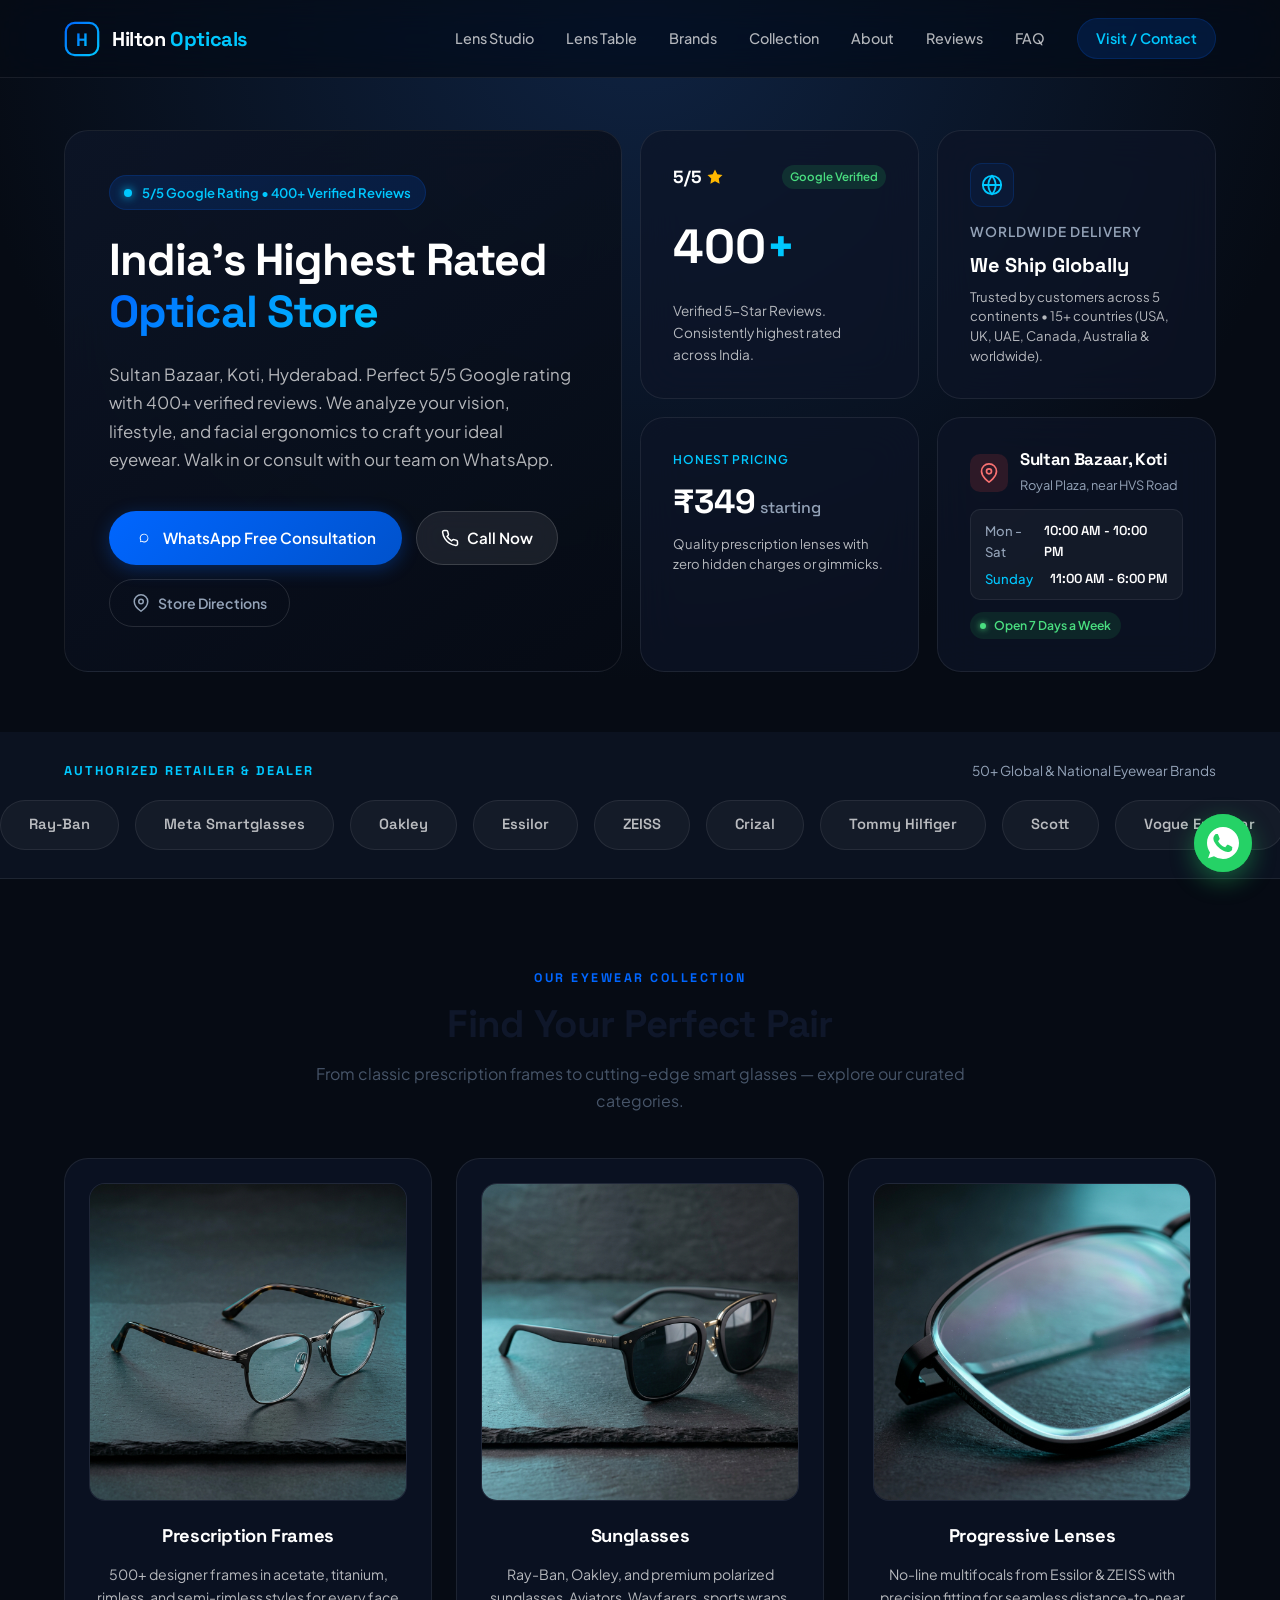
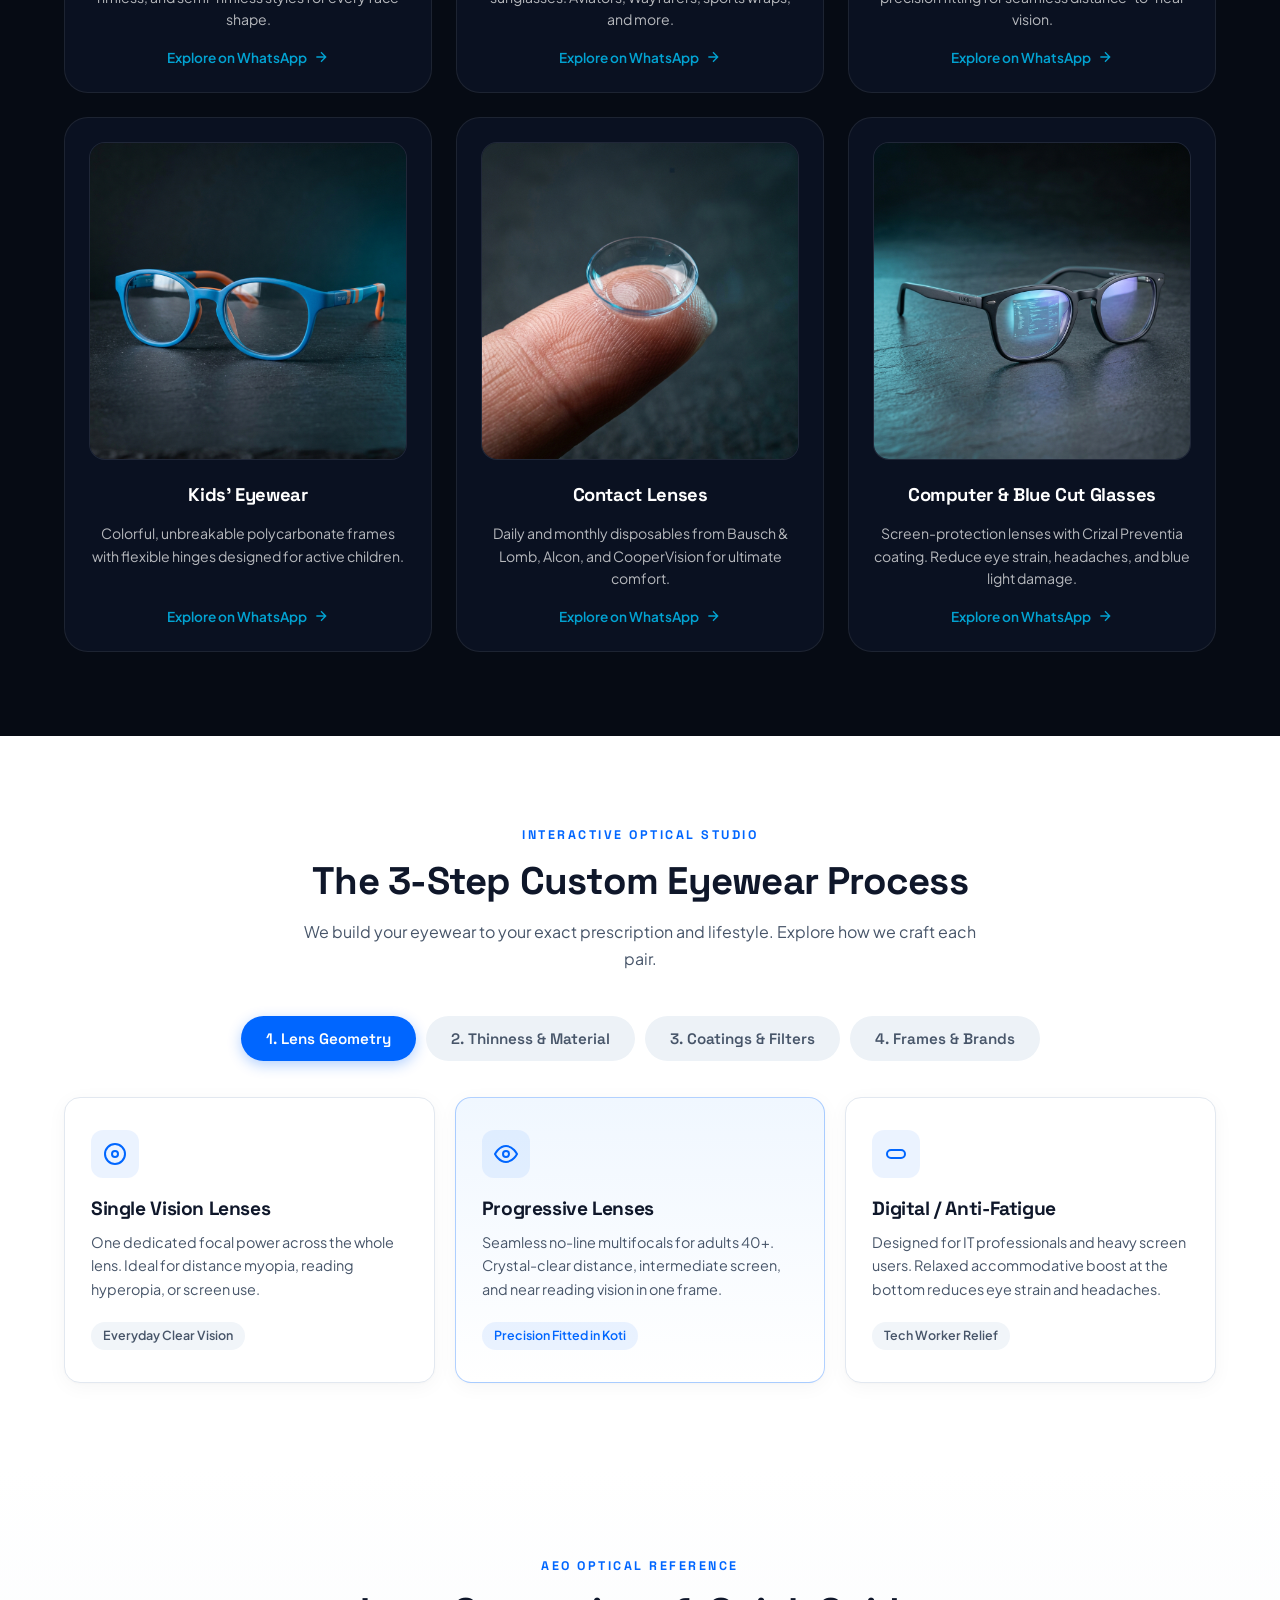
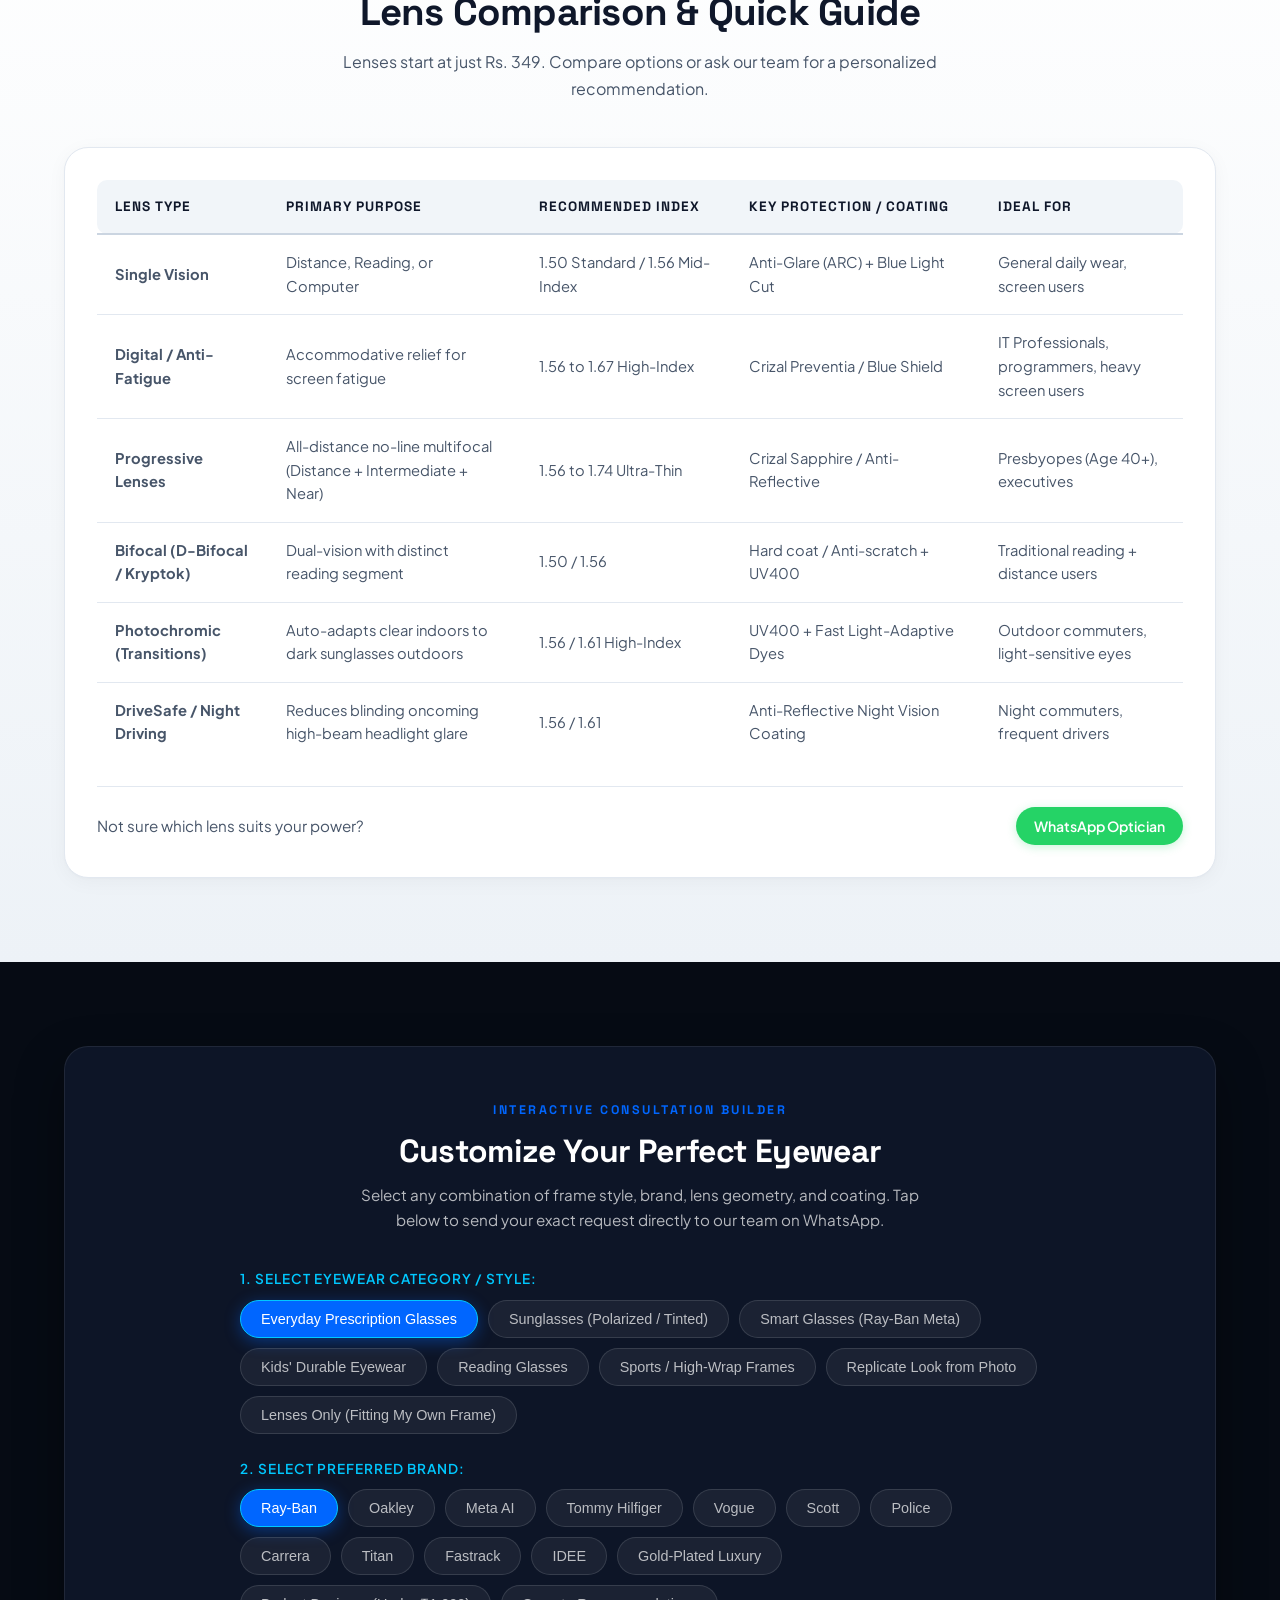
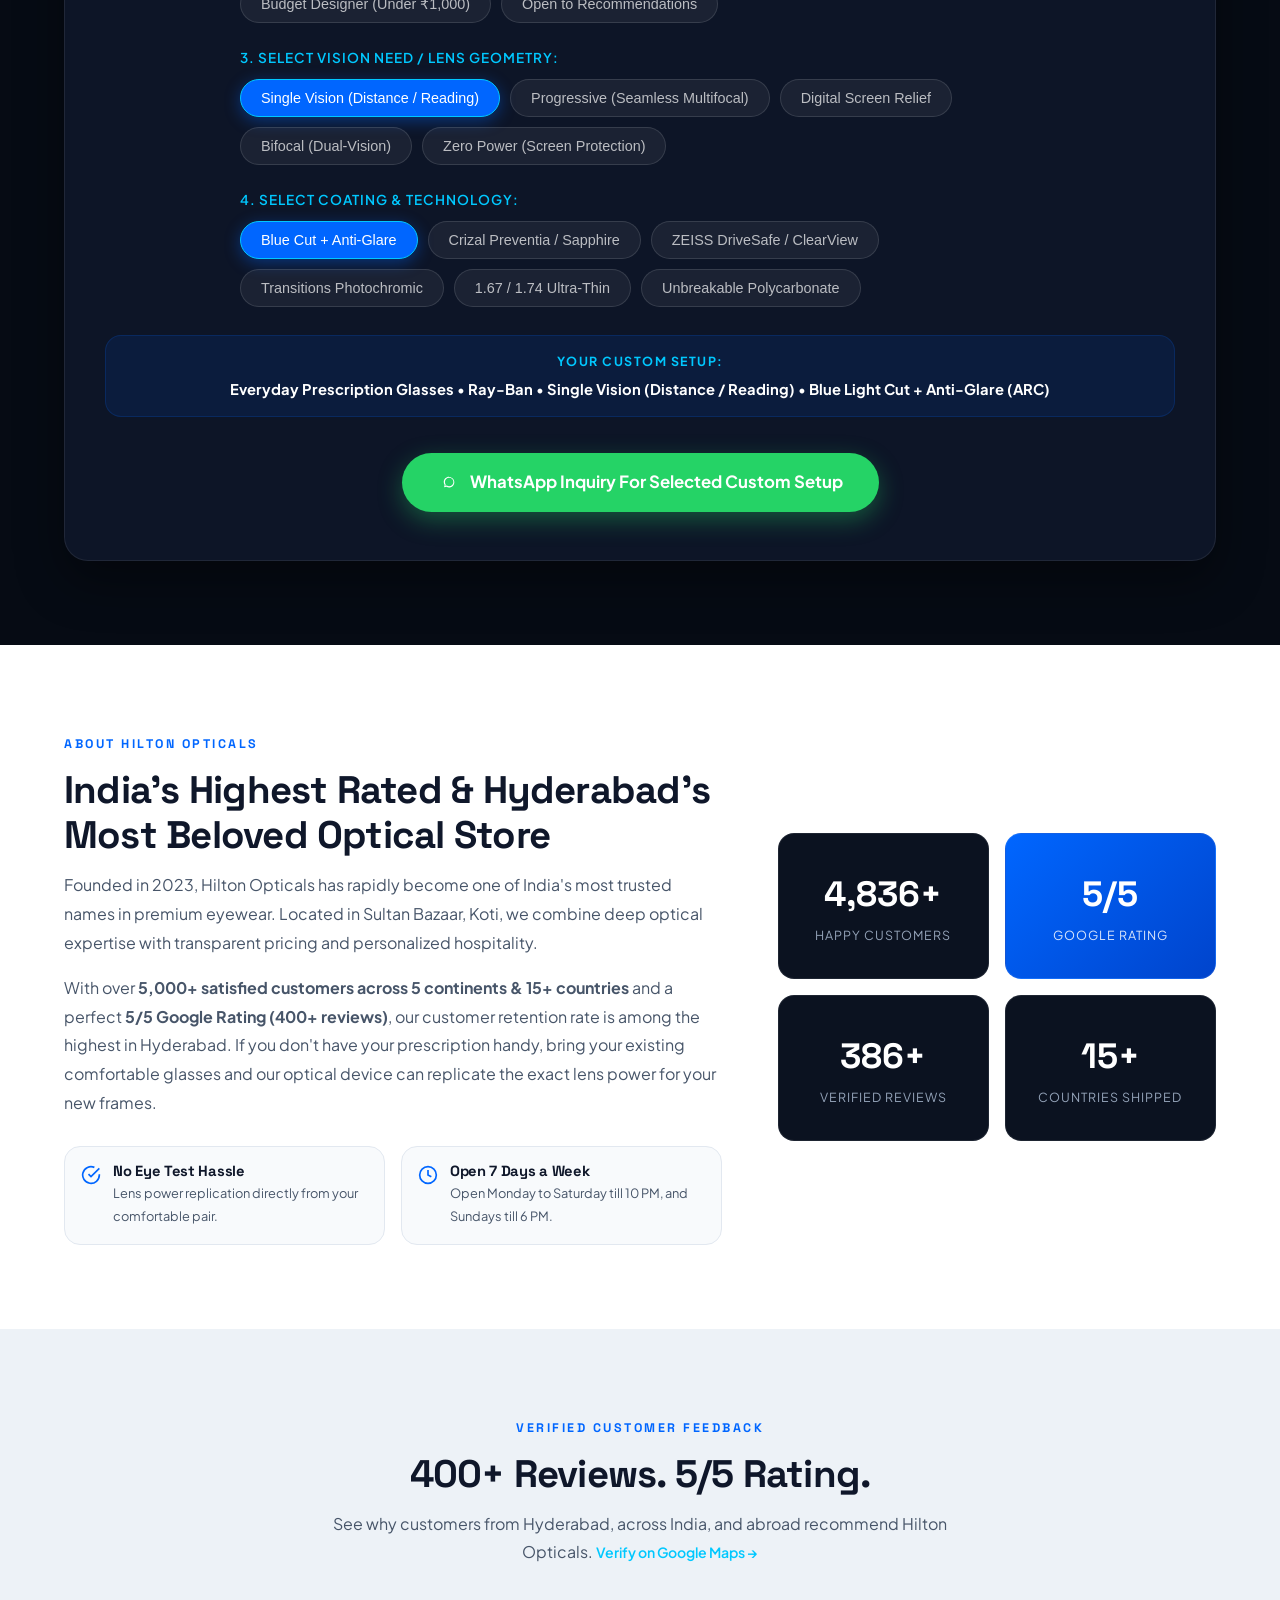
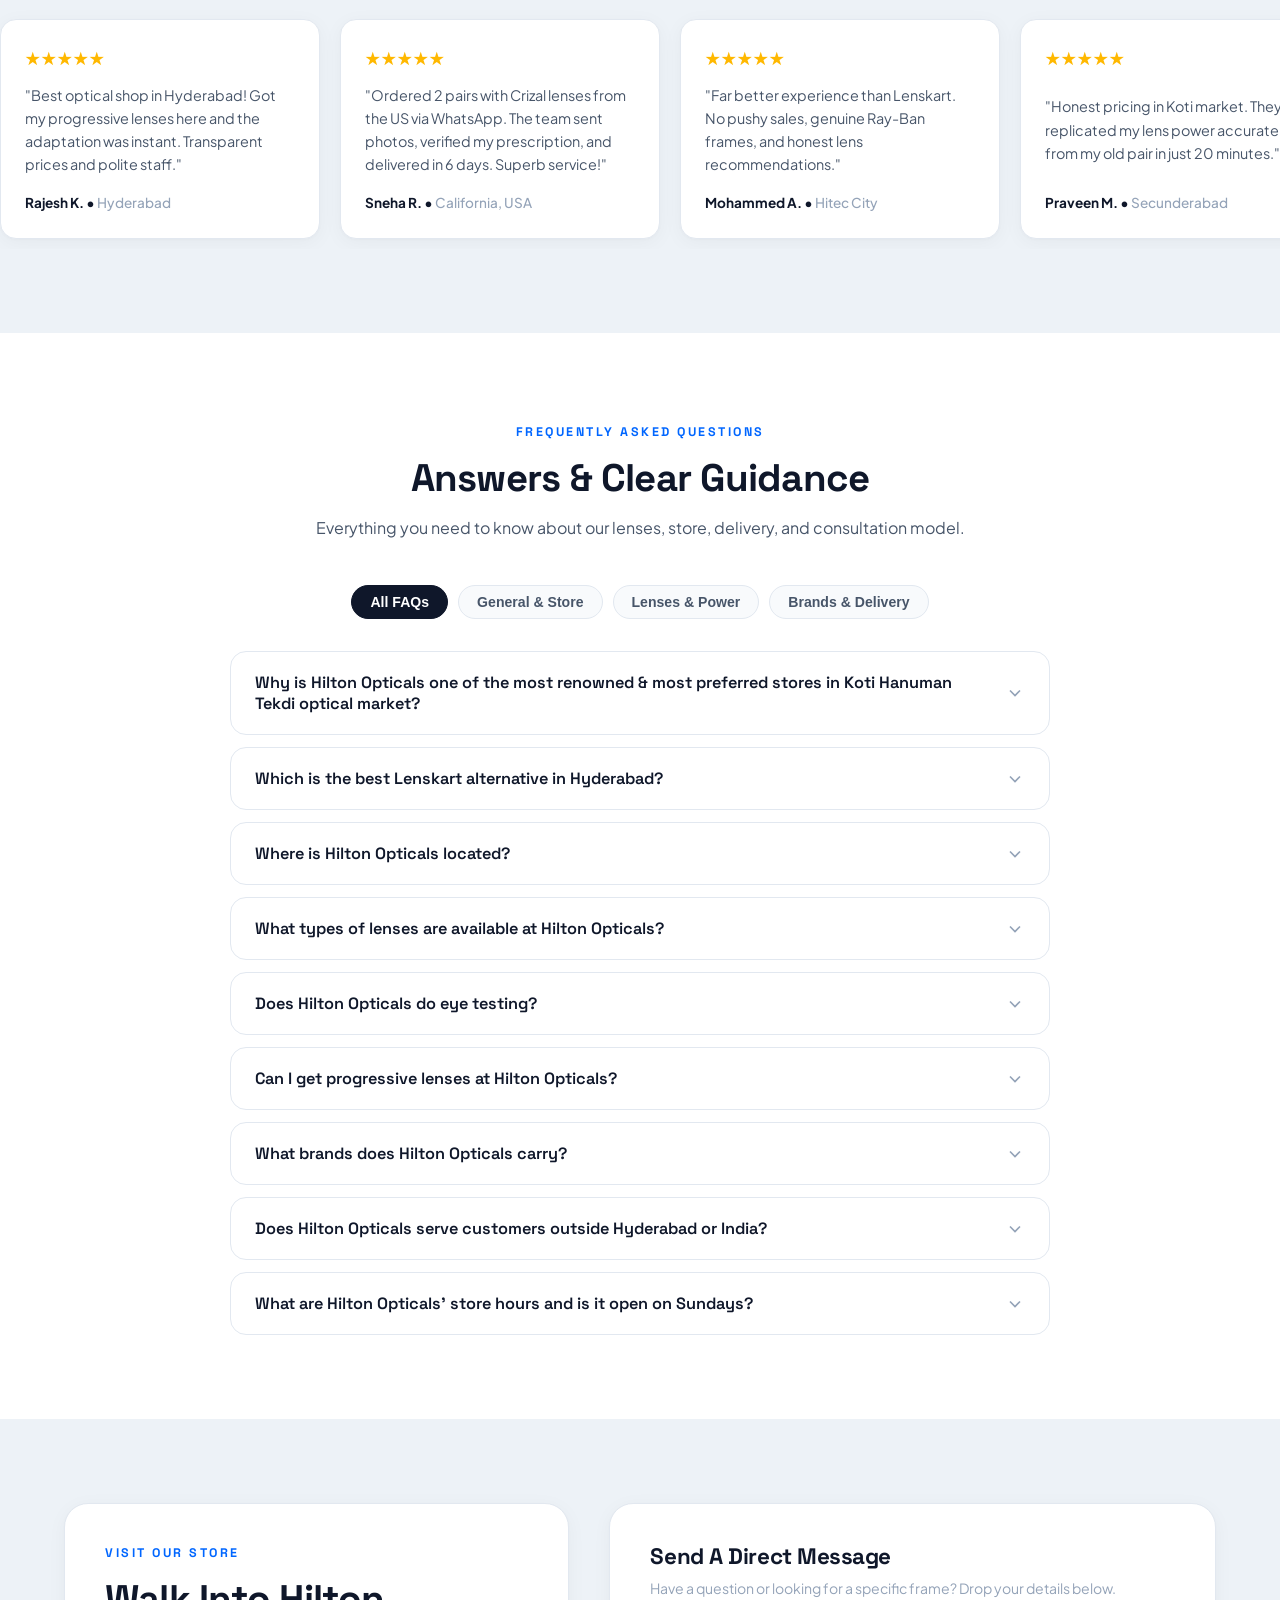
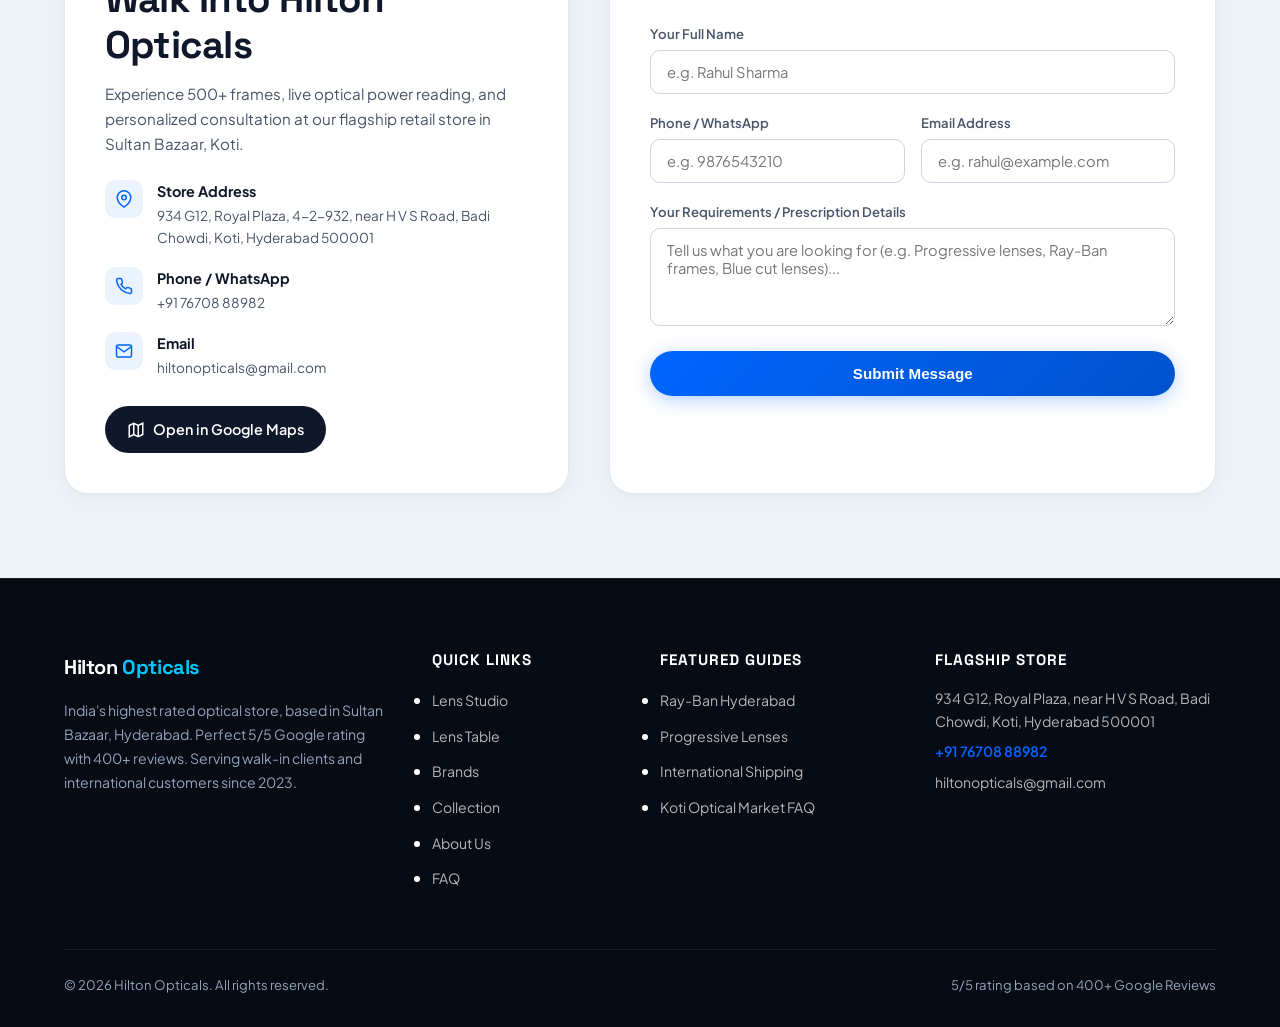
<file: index.html>
<!DOCTYPE html>
<html lang="en">

<head>
    <meta charset="UTF-8">
    <meta name="viewport" content="width=device-width, initial-scale=1.0">
    <title>Hilton Opticals - India's #1 Rated Optical Store, Hyderabad</title>
    <meta name="description"
        content="India's highest rated optical store (5/5 Google rating, 400+ reviews). 5,000+ happy customers across 5 continents. Sultan Bazaar, Koti, Hyderabad. WhatsApp us!">
    <meta name="keywords"
        content="Hilton Opticals, best optical store Hyderabad, highest rated optical store India, Sultan Bazaar optical shop, Koti Hanuman Tekdi optical market, best lenskart alternative Hyderabad, Ray-Ban Hyderabad, progressive lenses Hyderabad, blue cut lenses, Crizal Preventia, Essilor lenses, Zeiss lenses, computer glasses, kids eyewear, eye glasses Hyderabad, HVS Hyderabad glasses">
    <meta property="og:title" content="Hilton Opticals - India's Highest Rated Optical Store">
    <meta property="og:description"
        content="Perfect 5/5 Google Rating. 5,000+ happy customers across 5 continents. Premium frames, lenses & eyewear at Sultan Bazaar, Hyderabad. WhatsApp us for a free consultation.">
    <meta property="og:type" content="website">
    <meta property="og:url" content="https://hiltonopticals.in/">
    <meta property="og:locale" content="en_IN">
    <meta name="twitter:card" content="summary_large_image">
    <meta name="twitter:title" content="Hilton Opticals - India's Highest Rated Optical Store">
    <meta name="twitter:description"
        content="Perfect 5/5 Google Rating. 5,000+ happy customers across 5 continents. Premium eyewear at Sultan Bazaar, Hyderabad.">
    <meta property="og:image" content="https://hiltonopticals.in/social-share.png">
    <meta name="twitter:image" content="https://hiltonopticals.in/social-share.png">
    <meta name="robots" content="index, follow">
    <link rel="canonical" href="https://hiltonopticals.in/">
    <link rel="icon" type="image/svg+xml" href="favicon.svg">
    <link rel="shortcut icon" href="favicon.svg" type="image/svg+xml">
    <link rel="stylesheet" href="styles.css">
    <link rel="preconnect" href="https://fonts.googleapis.com">
    <link rel="preconnect" href="https://fonts.gstatic.com" crossorigin>
    <link href="https://fonts.googleapis.com/css2?family=Plus+Jakarta+Sans:wght@400;500;600;700;800&family=Space+Grotesk:wght@500;600;700&display=swap" rel="stylesheet">
    <meta name="geo.region" content="IN-TG">
    <meta name="geo.placename" content="Hyderabad">
    <meta name="geo.position" content="17.387723;78.484196">
    <meta name="ICBM" content="17.387723, 78.484196">

    <!-- Optician Business Schema for Local SEO & GEO -->
    <script type="application/ld+json">
    {
      "@context": "https://schema.org",
      "@type": "Optician",
      "name": "Hilton Opticals",
      "description": "India's highest rated optical store with a perfect 5/5 Google rating (400+ verified reviews). Based at Sultan Bazaar, Koti, Hyderabad, serving 5,000+ happy customers across 5 continents & 15+ countries. Premium prescription lenses, designer frames, sunglasses, blue cut lenses, contact lenses, smartglasses, and accessories with free personalized WhatsApp consultations.",
      "image": "https://hiltonopticals.in/favicon.svg",
      "@id": "https://hiltonopticals.in/#optician",
      "url": "https://hiltonopticals.in/",
      "telephone": "+917670888982",
      "email": "hiltonopticals@gmail.com",
      "priceRange": "$$",
      "currenciesAccepted": "INR",
      "paymentAccepted": "Cash, UPI",
      "address": {
        "@type": "PostalAddress",
        "streetAddress": "934 G12, Royal Plaza, 4-2-932, near H V S Road, Badi Chowdi, Koti",
        "addressLocality": "Hyderabad",
        "addressRegion": "Telangana",
        "postalCode": "500001",
        "addressCountry": "IN"
      },
      "geo": {
        "@type": "GeoCoordinates",
        "latitude": 17.387723,
        "longitude": 78.484196
      },
      "areaServed": [
        {
          "@type": "City",
          "name": "Hyderabad",
          "sameAs": "https://en.wikipedia.org/wiki/Hyderabad"
        },
        {
          "@type": "Country",
          "name": "India"
        },
        {
          "@type": "AdministrativeArea",
          "name": "Worldwide (International Shipping)"
        }
      ],
      "hasMap": "https://www.google.com/maps?q=Hilton+Opticals+Sultan+Bazaar+Hyderabad",
      "sameAs": [
        "https://www.facebook.com/hiltonopticals",
        "https://www.instagram.com/hiltonopticals"
      ],
      "makesOffer": [
        {
          "@type": "Offer",
          "itemOffered": {
            "@type": "Product",
            "name": "Progressive Lenses",
            "description": "Seamless no-line multifocal lenses for clear vision at all distances"
          }
        },
        {
          "@type": "Offer",
          "itemOffered": {
            "@type": "Product",
            "name": "Single Vision & Bifocal Lenses",
            "description": "Custom prescription lenses for distance, reading, or traditional dual-vision needs"
          }
        },
        {
          "@type": "Offer",
          "itemOffered": {
            "@type": "Product",
            "name": "Crizal Preventia & Blue Light Coatings",
            "description": "Premium blue-violet light filtering and anti-reflective coatings for digital eye strain protection"
          }
        },
        {
          "@type": "Offer",
          "itemOffered": {
            "@type": "Product",
            "name": "Photochromic & Transitions",
            "description": "Light-intelligent lenses that automatically darken outdoors"
          }
        },
        {
          "@type": "Offer",
          "itemOffered": {
            "@type": "Product",
            "name": "High-Index Lenses",
            "description": "Ultra-thin 1.67 and 1.74 index lenses for high prescriptions"
          }
        },
        {
          "@type": "Offer",
          "itemOffered": {
            "@type": "Product",
            "name": "Designer Frames & Sunglasses",
            "description": "Premium frames and sunglasses from Ray-Ban, Oakley, Meta, and more"
          }
        }
      ],
      "openingHoursSpecification": [
        {
          "@type": "OpeningHoursSpecification",
          "dayOfWeek": [
            "Monday",
            "Tuesday",
            "Wednesday",
            "Thursday",
            "Friday",
            "Saturday"
          ],
          "opens": "10:00",
          "closes": "22:00"
        },
        {
          "@type": "OpeningHoursSpecification",
          "dayOfWeek": "Sunday",
          "opens": "11:00",
          "closes": "18:00"
        }
      ],
      "aggregateRating": {
        "@type": "AggregateRating",
        "ratingValue": "5",
        "bestRating": "5",
        "worstRating": "1",
        "ratingCount": "400"
      }
    }
    </script>

    <!-- FAQPage Schema for Generative Engine Optimization (AEO & GEO) -->
    <script type="application/ld+json">
    {
      "@context": "https://schema.org",
      "@type": "FAQPage",
      "mainEntity": [
        {
          "@type": "Question",
          "name": "Where is Hilton Opticals located?",
          "acceptedAnswer": {
            "@type": "Answer",
            "text": "Hilton Opticals is located at 934 G12, Royal Plaza, 4-2-932, near H V S Road, Badi Chowdi, Koti, Hyderabad, Telangana 500001. The store is situated in the bustling Sultan Bazaar area, one of Hyderabad's oldest and most popular shopping districts."
          }
        },
        {
          "@type": "Question",
          "name": "Why is Hilton Opticals India's highest rated optical store?",
          "acceptedAnswer": {
            "@type": "Answer",
            "text": "Hilton Opticals has earned its reputation as India's highest rated optical store through a perfect 5/5 Google rating with 400+ verified reviews, 5,000+ happy customers across 5 continents and 15+ countries, the widest collection of premium frames and lenses under one roof in Sultan Bazaar Hyderabad, transparent pricing, and free personalized WhatsApp consultations before recommending any product."
          }
        },
        {
          "@type": "Question",
          "name": "What brands does Hilton Opticals carry?",
          "acceptedAnswer": {
            "@type": "Answer",
            "text": "Hilton Opticals is an authorized dealer of Ray-Ban, Meta (smart glasses), Oakley, Essilor, Crizal, ZEISS, Tommy Hilfiger, Vogue, Police, Carrera, Scott, Titan Eyeplus, Fastrack, IDEE, Transitions, Yash Optics, and Ash Optics, among 50+ premium national and international eyewear brands."
          }
        },
        {
          "@type": "Question",
          "name": "Does Hilton Opticals offer blue cut or blue light blocking lenses?",
          "acceptedAnswer": {
            "@type": "Answer",
            "text": "Yes. Hilton Opticals offers blue light cut and anti-reflective lenses that block harmful HEV blue light from digital screens. These lenses reduce digital eye strain, headaches, and improve sleep quality. Premium options include Crizal Preventia lenses from Essilor."
          }
        },
        {
          "@type": "Question",
          "name": "What are Hilton Opticals' store hours?",
          "acceptedAnswer": {
            "@type": "Answer",
            "text": "Hilton Opticals is open Monday through Saturday from 10:00 AM to 10:00 PM, and Sunday from 11:00 AM to 6:00 PM."
          }
        },
        {
          "@type": "Question",
          "name": "Is Hilton Opticals open on Sundays?",
          "acceptedAnswer": {
            "@type": "Answer",
            "text": "Yes. Hilton Opticals is open on Sundays from 11:00 AM to 6:00 PM. The store is open all seven days of the week so customers can visit at their convenience."
          }
        },
        {
          "@type": "Question",
          "name": "Does Hilton Opticals provide free delivery in Hyderabad?",
          "acceptedAnswer": {
            "@type": "Answer",
            "text": "Yes. Hilton Opticals offers free and fast delivery across all areas of Hyderabad for every order. Customers can visit the store, call +91 76708 88982, or message on WhatsApp to place their order."
          }
        },
        {
          "@type": "Question",
          "name": "Can I get progressive lenses at Hilton Opticals?",
          "acceptedAnswer": {
            "@type": "Answer",
            "text": "Yes. Hilton Opticals offers premium progressive lenses from Essilor, ZEISS, Yash, Ash, and other leading brands with precise fitting and measurements for comfortable all-distance vision. The expert staff guides customers through lens selection based on their specific needs."
          }
        },
        {
          "@type": "Question",
          "name": "Does Hilton Opticals do eye testing?",
          "acceptedAnswer": {
            "@type": "Answer",
            "text": "We do not perform eye testing in-house; we require a prescription to deliver new lenses. However, if you already have a pair of glasses but do not have your prescription, we can check the power of your existing comfortable glasses using our device and replicate it to make another pair for you."
          }
        },
        {
          "@type": "Question",
          "name": "What is Hilton Opticals' Google rating?",
          "acceptedAnswer": {
            "@type": "Answer",
            "text": "Hilton Opticals has a perfect 5 out of 5 Google rating based on 400+ verified customer reviews, making it India's highest rated optical store."
          }
        },
        {
          "@type": "Question",
          "name": "What types of lenses are available at Hilton Opticals?",
          "acceptedAnswer": {
            "@type": "Answer",
            "text": "We build your lenses exactly to your requirements through a 3-step process. First, choose your lens geometry (Single Vision, Progressive, Bifocal, Digital). Second, select your thickness and material (Standard, Mid-Index, High-Index 1.67/1.74, Polycarbonate). Finally, add premium coatings (Crizal Preventia, Blue Light Cut, Anti-Reflective, Photochromic/Transitions). Call or WhatsApp us with your requirements and we'll build it from there. Lenses start at just Rs. 349, featuring premium brands like Essilor, ZEISS, and Crizal."
          }
        },
        {
          "@type": "Question",
          "name": "Does Hilton Opticals sell sunglasses?",
          "acceptedAnswer": {
            "@type": "Answer",
            "text": "Yes. Hilton Opticals carries a wide range of polarized, photochromic, and tinted sunglasses from international brands including Ray-Ban, Oakley, and more. Options include prescription sunglasses, sports sunglasses, and fashion sunglasses for both men and women."
          }
        },
        {
          "@type": "Question",
          "name": "Can I buy Meta smart glasses at Hilton Opticals?",
          "acceptedAnswer": {
            "@type": "Answer",
            "text": "Yes. Hilton Opticals is an authorized dealer for Meta smart glasses (Ray-Ban Meta). These smart glasses feature integrated cameras, speakers, and AI capabilities. Our staff can demonstrate the features and help you choose the right style and prescription options."
          }
        },
        {
          "@type": "Question",
          "name": "Does Hilton Opticals sell Crizal lenses?",
          "acceptedAnswer": {
            "@type": "Answer",
            "text": "Yes. Hilton Opticals is an authorized dealer for Crizal lenses by Essilor. We offer the full range including Crizal Preventia (blue light protection), Crizal Sapphire (anti-glare), and Crizal Rock (scratch resistance). These lenses provide superior clarity, UV protection, and durability."
          }
        },
        {
          "@type": "Question",
          "name": "How do I contact Hilton Opticals?",
          "acceptedAnswer": {
            "@type": "Answer",
            "text": "You can contact Hilton Opticals by calling +91 76708 88982, emailing hiltonopticals@gmail.com, or messaging on WhatsApp. You can also visit the store directly at Royal Plaza, Sultan Bazaar, Koti, Hyderabad."
          }
        },
        {
          "@type": "Question",
          "name": "Does Hilton Opticals accept UPI and digital payments?",
          "acceptedAnswer": {
            "@type": "Answer",
            "text": "Yes. Hilton Opticals accepts Cash and UPI (Google Pay, PhonePe, Paytm) for a seamless checkout experience."
          }
        },
        {
          "@type": "Question",
          "name": "Does Hilton Opticals have kids' eyewear?",
          "acceptedAnswer": {
            "@type": "Answer",
            "text": "Yes. Hilton Opticals carries a wide variety of eyewear for children and teens. We provide expert guidance in sizing and durable impact-resistant lenses (like polycarbonate) to protect children's eyes from screen exposure and active play."
          }
        },
        {
          "@type": "Question",
          "name": "What is the price range at Hilton Opticals?",
          "acceptedAnswer": {
            "@type": "Answer",
            "text": "Hilton Opticals offers eyewear across a wide price range to suit every budget. Lenses start at just Rs. 349, ensuring there is something for every budget. The store is known for transparent, competitive pricing with no hidden charges."
          }
        },
        {
          "@type": "Question",
          "name": "Does Hilton Opticals offer anti-glare lenses?",
          "acceptedAnswer": {
            "@type": "Answer",
            "text": "Yes. Hilton Opticals offers premium anti-glare (anti-reflective) lenses from Essilor, ZEISS, and Crizal. Anti-glare coatings reduce reflections, improve visual clarity, reduce eye fatigue during night driving, and provide crystal-clear appearance."
          }
        },
        {
          "@type": "Question",
          "name": "Does Hilton Opticals serve customers outside Hyderabad or India?",
          "acceptedAnswer": {
            "@type": "Answer",
            "text": "Yes! Hilton Opticals has served satisfied customers across 5 continents and 15+ countries. Simply call or WhatsApp us your requirements at +91 76708 88982. We provide a free personalized consultation to understand your needs first, recommend the ideal eyewear, and deliver across Hyderabad, India, or internationally."
          }
        },
        {
          "@type": "Question",
          "name": "What makes Hilton Opticals different from other optical stores?",
          "acceptedAnswer": {
            "@type": "Answer",
            "text": "Hilton Opticals stands out as India's highest rated optical store with a perfect 5/5 Google rating (400+ reviews). We offer 50+ premium brands, free delivery across Hyderabad, international shipping, and a unique consultation-first approach on WhatsApp where we understand your vision needs before recommending any frame or lens."
          }
        },
        {
          "@type": "Question",
          "name": "Why is Hilton Opticals one of the most renowned & most preferred stores in the Koti Hanuman Tekdi optical market?",
          "acceptedAnswer": {
            "@type": "Answer",
            "text": "Our customers speak for us. We have a consistently high repeat rate and our customers keep coming back for more. Strong word of mouth is driven by the highest quality of products, wide variety of eyewear (frames and lenses for all needs), and honest pricing combined with excellent service and hospitality, making us unbeatable in customer value."
          }
        },
        {
          "@type": "Question",
          "name": "Which is the best Lenskart alternative in Hyderabad?",
          "acceptedAnswer": {
            "@type": "Answer",
            "text": "Hilton Opticals is widely recognized as the #1 alternative to Lenskart in Hyderabad. Unlike mass-market optical chains, Hilton Opticals provides free personalized 1-on-1 consultations on WhatsApp or in-store, transparent honest pricing with no hidden conditions, 50+ global designer brands (Ray-Ban, Oakley, Meta, ZEISS, Essilor), custom power replication, and a perfect 5/5 Google rating based on 400+ reviews."
          }
        }
      ]
    }
    </script>

    <!-- HowTo Schema for WhatsApp Consultation Process -->
    <script type="application/ld+json">
    {
      "@context": "https://schema.org",
      "@type": "HowTo",
      "name": "How to Order Custom Eyewear via Free WhatsApp Consultation with Hilton Opticals",
      "description": "Step-by-step guide to ordering custom prescription glasses, designer frames, and international eyewear from Hilton Opticals via WhatsApp.",
      "step": [
        {
          "@type": "HowToStep",
          "name": "Message Us on WhatsApp",
          "text": "Send your prescription, photos of your existing comfortable glasses, or desired frame style to +91 76708 88982.",
          "url": "https://wa.me/917670888982"
        },
        {
          "@type": "HowToStep",
          "name": "Free 1-on-1 Optical Consultation",
          "text": "Our expert opticians analyze your screen time, vision needs, and face shape to recommend the best lens geometry, index, and coatings."
        },
        {
          "@type": "HowToStep",
          "name": "Frame and Lens Selection",
          "text": "Choose from 50+ global brands like Ray-Ban, Oakley, Meta, Essilor, and ZEISS with live photos and video assistance."
        },
        {
          "@type": "HowToStep",
          "name": "Crafting and Worldwide Delivery",
          "text": "Your eyewear is precision-crafted and delivered to your doorstep in Hyderabad for free, across India, or shipped internationally to 15+ countries."
        }
      ]
    }
    </script>

    <!-- BreadcrumbList Schema for Site Hierarchy -->
    <script type="application/ld+json">
    {
      "@context": "https://schema.org",
      "@type": "BreadcrumbList",
      "itemListElement": [
        {
          "@type": "ListItem",
          "position": 1,
          "name": "Hilton Opticals",
          "item": "https://hiltonopticals.in/"
        },
        {
          "@type": "ListItem",
          "position": 2,
          "name": "Ray-Ban Hyderabad",
          "item": "https://hiltonopticals.in/pages/ray-ban-hyderabad.html"
        },
        {
          "@type": "ListItem",
          "position": 3,
          "name": "Progressive Lenses Hyderabad",
          "item": "https://hiltonopticals.in/pages/progressive-lenses-hyderabad.html"
        },
        {
          "@type": "ListItem",
          "position": 4,
          "name": "International Shipping",
          "item": "https://hiltonopticals.in/pages/buy-glasses-india-international-shipping.html"
        }
      ]
    }
    </script>
</head>

<body>

    <!-- MODERN FROSTED NAV -->
    <header class="header" id="top">
        <div class="container">
            <nav class="nav">
                <a href="#top" class="logo" aria-label="Hilton Opticals Home">
                    <svg class="logo-icon" viewBox="0 0 40 40" xmlns="http://www.w3.org/2000/svg">
                        <defs>
                            <linearGradient id="logoGrad" x1="0%" y1="0%" x2="100%" y2="100%">
                                <stop offset="0%" stop-color="#0066FF" />
                                <stop offset="100%" stop-color="#00C8FF" />
                            </linearGradient>
                        </defs>
                        <rect x="2" y="2" width="36" height="36" rx="10" fill="none" stroke="url(#logoGrad)" stroke-width="2.5" />
                        <text x="20" y="27.5" text-anchor="middle" font-family="'Space Grotesk', sans-serif" font-size="20" font-weight="700" fill="url(#logoGrad)">H</text>
                    </svg>
                    <div class="logo-text">Hilton <span>Opticals</span></div>
                </a>
                <div class="nav-links">
                    <a href="#studio">Lens Studio</a>
                    <a href="#table-guide">Lens Table</a>
                    <a href="#brands">Brands</a>
                    <a href="#collection">Collection</a>
                    <a href="#about">About</a>
                    <a href="#testimonials">Reviews</a>
                    <a href="#faq">FAQ</a>
                    <a href="#contact" class="nav-cta-btn">Visit / Contact</a>
                </div>
                <div class="hamburger" aria-label="Toggle navigation menu"><span></span><span></span><span></span></div>
            </nav>
        </div>
    </header>

    <main>
        <!-- HERO BENTO GRID (Compact, Contemporary, Ultra-Fast) -->
        <section class="hero-bento-section" id="home">
            <div class="container">
                <div class="hero-bento-grid">
                    
                    <!-- Main Anchor Bento Tile -->
                    <div class="bento-card bento-hero-main fade-in">
                        <div class="hero-pulse-pill">
                            <span class="pulse-dot"></span>
                            <span>5/5 Google Rating &bull; 400+ Verified Reviews</span>
                        </div>
                        <h1 class="hero-title">India's Highest Rated <span class="text-gradient">Optical Store</span></h1>
                        <p class="hero-desc">Sultan Bazaar, Koti, Hyderabad. Perfect 5/5 Google rating with 400+ verified reviews. We analyze your vision, lifestyle, and facial ergonomics to craft your ideal eyewear. Walk in or consult with our team on WhatsApp.</p>
                        
                        <div class="bento-hero-actions">
                            <a href="https://wa.me/917670888982?text=Hi%20Hilton%20Opticals,%20I%20would%20like%20a%20free%20optical%20consultation" class="btn-primary" target="_blank" rel="noopener noreferrer">
                                <svg width="18" height="18" viewBox="0 0 24 24" fill="currentColor"><path d="M12.031 6.172c-3.181 0-5.767 2.586-5.768 5.766-.001 1.298.38 2.27 1.019 3.287l-.711 2.598 2.664-.698c.97.53 1.767.828 2.802.829h.001c3.181 0 5.768-2.587 5.769-5.766 0-3.182-2.587-5.767-5.776-5.767zm0 10.373c-.887 0-1.637-.247-2.316-.653l-.166-.099-1.58.414.421-1.541-.108-.173c-.452-.72-.69-1.464-.69-2.555.001-2.54 2.068-4.607 4.61-4.607 2.541 0 4.608 2.067 4.608 4.607 0 2.54-2.067 4.607-4.789 4.607z"/></svg>
                                WhatsApp Free Consultation
                            </a>
                            <a href="tel:+917670888982" class="btn-secondary">
                                <svg width="18" height="18" viewBox="0 0 24 24" fill="none" stroke="currentColor" stroke-width="2"><path d="M22 16.92v3a2 2 0 01-2.18 2 19.79 19.79 0 01-8.63-3.07 19.5 19.5 0 01-6-6A19.79 19.79 0 012.12 4.18 2 2 0 014.11 2h3a2 2 0 012 1.72c.127.96.362 1.903.7 2.81a2 2 0 01-.45 2.11L8.09 9.91a16 16 0 006 6l1.27-1.27a2 2 0 012.11-.45c.907.338 1.85.573 2.81.7A2 2 0 0122 16.92z"/></svg>
                                Call Now
                            </a>
                            <a href="https://www.google.com/maps?q=Hilton+Opticals+Sultan+Bazaar+Hyderabad" class="btn-tertiary" target="_blank" rel="noopener noreferrer">
                                <svg width="18" height="18" viewBox="0 0 24 24" fill="none" stroke="currentColor" stroke-width="2"><path d="M21 10c0 7-9 13-9 13s-9-6-9-13a9 9 0 0118 0z"/><circle cx="12" cy="10" r="3"/></svg>
                                Store Directions
                            </a>
                        </div>
                    </div>

                    <!-- Rating & Reviews Tile -->
                    <div class="bento-card bento-stat-card fade-in">
                        <div class="stat-top">
                            <span class="rating-badge">5/5 <svg viewBox="0 0 24 24" fill="#FFB800"><polygon points="12 2 15.09 8.26 22 9.27 17 14.14 18.18 21.02 12 17.77 5.82 21.02 7 14.14 2 9.27 8.91 8.26"/></svg></span>
                            <span class="stat-live-pill">Google Verified</span>
                        </div>
                        <div class="stat-big-number">400<span>+</span></div>
                        <div class="stat-meta">Verified 5-Star Reviews. Consistently highest rated across India.</div>
                    </div>

                    <!-- Global Reach / NRI Tile -->
                    <div class="bento-card bento-global-card fade-in">
                        <div class="global-icon-circle">
                            <svg viewBox="0 0 24 24" fill="none" stroke="currentColor" stroke-width="2"><circle cx="12" cy="12" r="10"/><line x1="2" y1="12" x2="22" y2="12"/><path d="M12 2a15.3 15.3 0 0 1 4 10 15.3 15.3 0 0 1-4 10 15.3 15.3 0 0 1-4-10 15.3 15.3 0 0 1 4-10z"/></svg>
                        </div>
                        <div class="bento-card-title">Worldwide Delivery</div>
                        <div class="global-stats-text">We Ship Globally</div>
                        <p class="bento-card-sub">Trusted by customers across 5 continents &bull; 15+ countries (USA, UK, UAE, Canada, Australia &amp; worldwide).</p>
                    </div>

                    <!-- Starting Price & Value Tile -->
                    <div class="bento-card bento-price-card fade-in">
                        <div class="price-tag-pill">Honest Pricing</div>
                        <div class="price-val">₹349<span> starting</span></div>
                        <p class="bento-card-sub">Quality prescription lenses with zero hidden charges or gimmicks.</p>
                    </div>

                    <!-- Walk-in Location Card -->
                    <div class="bento-card bento-location-card fade-in">
                        <div class="loc-header">
                            <div class="loc-pin-icon"><svg viewBox="0 0 24 24" fill="none" stroke="currentColor" stroke-width="2"><path d="M21 10c0 7-9 13-9 13s-9-6-9-13a9 9 0 0118 0z"/><circle cx="12" cy="10" r="3"/></svg></div>
                            <div>
                                <h4>Sultan Bazaar, Koti</h4>
                                <span class="loc-sub">Royal Plaza, near HVS Road</span>
                            </div>
                        </div>
                        <div class="loc-schedule-box">
                            <div class="sched-row">
                                <span class="sched-day">Mon - Sat</span>
                                <span class="sched-time">10:00 AM - 10:00 PM</span>
                            </div>
                            <div class="sched-row sunday">
                                <span class="sched-day">Sunday</span>
                                <span class="sched-time">11:00 AM - 6:00 PM</span>
                            </div>
                        </div>
                        <div class="loc-status-badge">
                            <span class="status-live-dot"></span> Open 7 Days a Week
                        </div>
                    </div>

                </div>
            </div>
        </section>

        <!-- BRANDS MARQUEE (Sleek, Dynamic, Modern) -->
        <section class="brands-marquee-section" id="brands">
            <div class="container">
                <div class="marquee-header">
                    <span class="marquee-label">Authorized Retailer &amp; Dealer</span>
                    <span class="marquee-sub">50+ Global &amp; National Eyewear Brands</span>
                </div>
            </div>
            <div class="brands-marquee">
                <div class="brands-track">
                    <div class="brand-item">Ray-Ban</div>
                    <div class="brand-item">Meta Smartglasses</div>
                    <div class="brand-item">Oakley</div>
                    <div class="brand-item">Essilor</div>
                    <div class="brand-item">ZEISS</div>
                    <div class="brand-item">Crizal</div>
                    <div class="brand-item">Tommy Hilfiger</div>
                    <div class="brand-item">Scott</div>
                    <div class="brand-item">Vogue Eyewear</div>
                    <div class="brand-item">Police</div>
                    <div class="brand-item">Carrera</div>
                    <div class="brand-item">Titan Eyeplus</div>
                    <div class="brand-item">Fastrack</div>
                    <div class="brand-item">IDEE</div>
                    <div class="brand-item">Yash Optics</div>
                    <div class="brand-item">Transitions</div>
                    <div class="brand-item">Ash Optics</div>
                    <!-- Duplicate set for seamless infinite scroll -->
                    <div class="brand-item">Ray-Ban</div>
                    <div class="brand-item">Meta Smartglasses</div>
                    <div class="brand-item">Oakley</div>
                    <div class="brand-item">Essilor</div>
                    <div class="brand-item">ZEISS</div>
                    <div class="brand-item">Crizal</div>
                    <div class="brand-item">Tommy Hilfiger</div>
                    <div class="brand-item">Scott</div>
                    <div class="brand-item">Vogue Eyewear</div>
                    <div class="brand-item">Police</div>
                    <div class="brand-item">Carrera</div>
                    <div class="brand-item">Titan Eyeplus</div>
                    <div class="brand-item">Fastrack</div>
                    <div class="brand-item">IDEE</div>
                    <div class="brand-item">Yash Optics</div>
                    <div class="brand-item">Transitions</div>
                    <div class="brand-item">Ash Optics</div>
                </div>
            </div>
        </section>

        <!-- FEATURED EYEWEAR COLLECTION (Photorealistic) -->
        <section class="section section-collection" id="collection">
            <div class="container">
                <div class="section-header fade-in">
                    <div class="section-label">Our Eyewear Collection</div>
                    <h2 class="section-title">Find Your Perfect Pair</h2>
                    <p class="section-desc">From classic prescription frames to cutting-edge smart glasses — explore our curated categories.</p>
                </div>

                <div class="collection-grid fade-in">
                    <!-- Prescription Frames -->
                    <div class="collection-card">
                        <div class="collection-img-wrapper">
                            <img src="images/cat-frames.jpg" alt="Premium Prescription Frames" loading="lazy">
                        </div>
                        <h3>Prescription Frames</h3>
                        <p>500+ designer frames in acetate, titanium, rimless, and semi-rimless styles for every face shape.</p>
                        <a href="https://wa.me/917670888982?text=Hi%20Hilton%20Opticals,%20I%20am%20looking%20for%20prescription%20frames.%20Please%20share%20options." class="collection-card-cta" target="_blank" rel="noopener noreferrer">
                            Explore on WhatsApp
                            <svg viewBox="0 0 24 24" fill="none" stroke="currentColor" stroke-width="2"><path d="M5 12h14M12 5l7 7-7 7"/></svg>
                        </a>
                    </div>

                    <!-- Sunglasses -->
                    <div class="collection-card">
                        <div class="collection-img-wrapper">
                            <img src="images/cat-sunglasses.jpg" alt="Premium Polarized Sunglasses" loading="lazy">
                        </div>
                        <h3>Sunglasses</h3>
                        <p>Ray-Ban, Oakley, and premium polarized sunglasses. Aviators, Wayfarers, sports wraps, and more.</p>
                        <a href="https://wa.me/917670888982?text=Hi%20Hilton%20Opticals,%20I%20am%20looking%20for%20sunglasses.%20Please%20share%20options." class="collection-card-cta" target="_blank" rel="noopener noreferrer">
                            Explore on WhatsApp
                            <svg viewBox="0 0 24 24" fill="none" stroke="currentColor" stroke-width="2"><path d="M5 12h14M12 5l7 7-7 7"/></svg>
                        </a>
                    </div>

                    <!-- Progressive Lenses -->
                    <div class="collection-card">
                        <div class="collection-img-wrapper">
                            <img src="images/cat-progressive.jpg" alt="High-quality Progressive Lenses" loading="lazy">
                        </div>
                        <h3>Progressive Lenses</h3>
                        <p>No-line multifocals from Essilor & ZEISS with precision fitting for seamless distance-to-near vision.</p>
                        <a href="https://wa.me/917670888982?text=Hi%20Hilton%20Opticals,%20I%20am%20interested%20in%20progressive%20lenses.%20Please%20guide%20me." class="collection-card-cta" target="_blank" rel="noopener noreferrer">
                            Explore on WhatsApp
                            <svg viewBox="0 0 24 24" fill="none" stroke="currentColor" stroke-width="2"><path d="M5 12h14M12 5l7 7-7 7"/></svg>
                        </a>
                    </div>

                    <!-- Kids' Eyewear -->
                    <div class="collection-card">
                        <div class="collection-img-wrapper">
                            <img src="images/cat-kids.jpg" alt="Durable Kids Eyewear" loading="lazy">
                        </div>
                        <h3>Kids' Eyewear</h3>
                        <p>Colorful, unbreakable polycarbonate frames with flexible hinges designed for active children.</p>
                        <a href="https://wa.me/917670888982?text=Hi%20Hilton%20Opticals,%20I%20am%20looking%20for%20kids%20eyewear.%20Please%20share%20options." class="collection-card-cta" target="_blank" rel="noopener noreferrer">
                            Explore on WhatsApp
                            <svg viewBox="0 0 24 24" fill="none" stroke="currentColor" stroke-width="2"><path d="M5 12h14M12 5l7 7-7 7"/></svg>
                        </a>
                    </div>

                    <!-- Contact Lenses -->
                    <div class="collection-card">
                        <div class="collection-img-wrapper">
                            <img src="images/cat-contacts.jpg" alt="Premium Contact Lenses" loading="lazy">
                        </div>
                        <h3>Contact Lenses</h3>
                        <p>Daily and monthly disposables from Bausch & Lomb, Alcon, and CooperVision for ultimate comfort.</p>
                        <a href="https://wa.me/917670888982?text=Hi%20Hilton%20Opticals,%20I%20am%20interested%20in%20contact%20lenses." class="collection-card-cta" target="_blank" rel="noopener noreferrer">
                            Explore on WhatsApp
                            <svg viewBox="0 0 24 24" fill="none" stroke="currentColor" stroke-width="2"><path d="M5 12h14M12 5l7 7-7 7"/></svg>
                        </a>
                    </div>

                    <!-- Computer / Blue Light Glasses -->
                    <div class="collection-card">
                        <div class="collection-img-wrapper">
                            <img src="images/cat-computer.jpg" alt="Blue Light Blocking Computer Glasses" loading="lazy">
                        </div>
                        <h3>Computer & Blue Cut Glasses</h3>
                        <p>Screen-protection lenses with Crizal Preventia coating. Reduce eye strain, headaches, and blue light damage.</p>
                        <a href="https://wa.me/917670888982?text=Hi%20Hilton%20Opticals,%20I%20need%20blue%20light%20blocking%20computer%20glasses." class="collection-card-cta" target="_blank" rel="noopener noreferrer">
                            Explore on WhatsApp
                            <svg viewBox="0 0 24 24" fill="none" stroke="currentColor" stroke-width="2"><path d="M5 12h14M12 5l7 7-7 7"/></svg>
                        </a>
                    </div>
                </div>
            </div>
        </section>

        <!-- INTERACTIVE LENS & FRAME STUDIO (Compact 3-Step Process) -->
        <section class="section section-studio" id="studio">
            <div class="container">
                <div class="section-header fade-in">
                    <div class="section-label">Interactive Optical Studio</div>
                    <h2 class="section-title">The 3-Step Custom Eyewear Process</h2>
                    <p class="section-desc">We build your eyewear to your exact prescription and lifestyle. Explore how we craft each pair.</p>
                </div>

                <!-- Tab Buttons -->
                <div class="studio-tabs-nav fade-in">
                    <button class="studio-tab-btn active" data-tab="tab-geometry">1. Lens Geometry</button>
                    <button class="studio-tab-btn" data-tab="tab-material">2. Thinness &amp; Material</button>
                    <button class="studio-tab-btn" data-tab="tab-coatings">3. Coatings &amp; Filters</button>
                    <button class="studio-tab-btn" data-tab="tab-brands">4. Frames &amp; Brands</button>
                </div>

                <!-- Tab Content 1: Geometry -->
                <div class="studio-tab-pane active" id="tab-geometry">
                    <div class="studio-cards-grid">
                        <div class="studio-card">
                            <div class="studio-card-icon"><svg viewBox="0 0 24 24" fill="none" stroke="currentColor" stroke-width="2"><circle cx="12" cy="12" r="10"/><circle cx="12" cy="12" r="3"/></svg></div>
                            <h3>Single Vision Lenses</h3>
                            <p>One dedicated focal power across the whole lens. Ideal for distance myopia, reading hyperopia, or screen use.</p>
                            <span class="studio-tag">Everyday Clear Vision</span>
                        </div>
                        <div class="studio-card featured">
                            <div class="studio-card-icon"><svg viewBox="0 0 24 24" fill="none" stroke="currentColor" stroke-width="2"><path d="M1 12s4-8 11-8 11 8 11 8-4 8-11 8S1 12 1 12z"/><circle cx="12" cy="12" r="3"/></svg></div>
                            <h3>Progressive Lenses</h3>
                            <p>Seamless no-line multifocals for adults 40+. Crystal-clear distance, intermediate screen, and near reading vision in one frame.</p>
                            <span class="studio-tag highlight">Precision Fitted in Koti</span>
                        </div>
                        <div class="studio-card">
                            <div class="studio-card-icon"><svg viewBox="0 0 24 24" fill="none" stroke="currentColor" stroke-width="2"><rect x="3" y="8" width="18" height="8" rx="4"/></svg></div>
                            <h3>Digital / Anti-Fatigue</h3>
                            <p>Designed for IT professionals and heavy screen users. Relaxed accommodative boost at the bottom reduces eye strain and headaches.</p>
                            <span class="studio-tag">Tech Worker Relief</span>
                        </div>
                    </div>
                </div>

                <!-- Tab Content 2: Material -->
                <div class="studio-tab-pane" id="tab-material">
                    <div class="studio-cards-grid">
                        <div class="studio-card">
                            <div class="studio-card-icon"><svg viewBox="0 0 24 24" fill="none" stroke="currentColor" stroke-width="2"><circle cx="12" cy="12" r="9"/></svg></div>
                            <h3>1.50 Standard Index</h3>
                            <p>Budget-friendly optical clarity for low sphere and cylinder prescriptions up to &plusmn;2.00.</p>
                            <span class="studio-tag">Starts at ₹349</span>
                        </div>
                        <div class="studio-card">
                            <div class="studio-card-icon"><svg viewBox="0 0 24 24" fill="none" stroke="currentColor" stroke-width="2"><path d="M12 2l3 7h7l-5.5 4.5L18 21l-6-4.5L6 21l1.5-7.5L2 9h7z"/></svg></div>
                            <h3>1.56 &amp; 1.61 High-Index</h3>
                            <p>15% to 30% thinner and lighter than standard lenses. Excellent aesthetics for metal, acetate, and semi-rimless frames.</p>
                            <span class="studio-tag">Featherweight</span>
                        </div>
                        <div class="studio-card featured">
                            <div class="studio-card-icon"><svg viewBox="0 0 24 24" fill="none" stroke="currentColor" stroke-width="2"><polygon points="12 2 2 7 12 12 22 7 12 2"/><polyline points="2 17 12 22 22 17"/><polyline points="2 12 12 17 22 12"/></svg></div>
                            <h3>1.67 &amp; 1.74 Ultra High-Index</h3>
                            <p>Super-thin profile eliminating edge thickness for high prescriptions (&plusmn;4.00 to &plusmn;12.00). Sleek and zero bulge.</p>
                            <span class="studio-tag highlight">Ultra-Thin Optics</span>
                        </div>
                    </div>
                </div>

                <!-- Tab Content 3: Coatings -->
                <div class="studio-tab-pane" id="tab-coatings">
                    <div class="studio-cards-grid">
                        <div class="studio-card">
                            <div class="studio-card-icon"><svg viewBox="0 0 24 24" fill="none" stroke="currentColor" stroke-width="2"><path d="M12 3v18M3 12h18"/><circle cx="12" cy="12" r="9"/></svg></div>
                            <h3>Blue Light Cut &amp; ARC</h3>
                            <p>Blocks harmful HEV screen rays and eliminates distracting glare during zoom calls, coding, and night driving.</p>
                            <span class="studio-tag">Screen &amp; Night Drive</span>
                        </div>
                        <div class="studio-card featured">
                            <div class="studio-card-icon"><svg viewBox="0 0 24 24" fill="none" stroke="currentColor" stroke-width="2"><path d="M12 22s8-4 8-10V5l-8-3-8 3v7c0 6 8 10 8 10z"/></svg></div>
                            <h3>Crizal Preventia &amp; Sapphire</h3>
                            <p>Authorized Essilor Crizal coatings offering maximum scratch resistance, dust repellent, water-repellent, and complete UV400 shield.</p>
                            <span class="studio-tag highlight">Authorized Crizal</span>
                        </div>
                        <div class="studio-card">
                            <div class="studio-card-icon"><svg viewBox="0 0 24 24" fill="none" stroke="currentColor" stroke-width="2"><circle cx="12" cy="12" r="5"/><path d="M12 1v2M12 21v2M4.22 4.22l1.42 1.42M18.36 18.36l1.42 1.42M1 12h2M21 12h2M4.22 19.78l1.42-1.42M18.36 5.64l1.42-1.42"/></svg></div>
                            <h3>Transitions / Photochromic</h3>
                            <p>Light-intelligent lenses that stay crystal-clear indoors and turn dark as sunglasses under sunlight within seconds.</p>
                            <span class="studio-tag">2-in-1 Eyewear</span>
                        </div>
                    </div>
                </div>

                <!-- Tab Content 4: Brands & Frames -->
                <div class="studio-tab-pane" id="tab-brands">
                    <div class="studio-cards-grid">
                        <div class="studio-card">
                            <div class="studio-card-icon"><svg viewBox="0 0 24 24" fill="none" stroke="currentColor" stroke-width="2"><circle cx="8" cy="12" r="5"/><circle cx="16" cy="12" r="5"/><path d="M3 12H1m22 0h-2"/></svg></div>
                            <h3>Ray-Ban &amp; Oakley</h3>
                            <p>100% genuine Aviators, Wayfarers, Clubmasters, and sports performance sunglasses fitted with custom prescription lenses.</p>
                            <a href="pages/ray-ban-hyderabad.html" class="studio-link">View Ray-Ban Hyderabad &rarr;</a>
                        </div>
                        <div class="studio-card featured">
                            <div class="studio-card-icon"><svg viewBox="0 0 24 24" fill="none" stroke="currentColor" stroke-width="2"><rect x="2" y="7" width="20" height="10" rx="5"/><circle cx="8" cy="12" r="3"/><circle cx="16" cy="12" r="3"/></svg></div>
                            <h3>Ray-Ban Meta Smart Glasses</h3>
                            <p>Authorized Meta smart glasses dealer in Hyderabad. Integrated 12MP camera, open-ear audio, and AI assistant.</p>
                            <span class="studio-tag highlight">Authorized Meta Dealer</span>
                        </div>
                        <div class="studio-card">
                            <div class="studio-card-icon"><svg viewBox="0 0 24 24" fill="none" stroke="currentColor" stroke-width="2"><path d="M4 19h16M6 15h12M8 11h8"/></svg></div>
                            <h3>Curated Designer Frames</h3>
                            <p>Titanium, lightweight acetate, rimless, gold-plated luxury, and unbreakable kids frames in 500+ designs.</p>
                            <span class="studio-tag">500+ Styles in Store</span>
                        </div>
                    </div>
                </div>

            </div>
        </section>

        <!-- AEO LENS COMPARISON TABLE SECTION -->
        <section class="section section-table" id="table-guide">
            <div class="container">
                <div class="section-header fade-in">
                    <div class="section-label">AEO Optical Reference</div>
                    <h2 class="section-title">Lens Comparison &amp; Quick Guide</h2>
                    <p class="section-desc">Lenses start at just Rs. 349. Compare options or ask our team for a personalized recommendation.</p>
                </div>

                <div class="lens-table-container fade-in">
                    <div class="table-responsive">
                        <table class="lens-comparison-table">
                            <thead>
                                <tr>
                                    <th>Lens Type</th>
                                    <th>Primary Purpose</th>
                                    <th>Recommended Index</th>
                                    <th>Key Protection / Coating</th>
                                    <th>Ideal For</th>
                                </tr>
                            </thead>
                            <tbody>
                                <tr>
                                    <td><strong>Single Vision</strong></td>
                                    <td>Distance, Reading, or Computer</td>
                                    <td>1.50 Standard / 1.56 Mid-Index</td>
                                    <td>Anti-Glare (ARC) + Blue Light Cut</td>
                                    <td>General daily wear, screen users</td>
                                </tr>
                                <tr>
                                    <td><strong>Digital / Anti-Fatigue</strong></td>
                                    <td>Accommodative relief for screen fatigue</td>
                                    <td>1.56 to 1.67 High-Index</td>
                                    <td>Crizal Preventia / Blue Shield</td>
                                    <td>IT Professionals, programmers, heavy screen users</td>
                                </tr>
                                <tr>
                                    <td><strong>Progressive Lenses</strong></td>
                                    <td>All-distance no-line multifocal (Distance + Intermediate + Near)</td>
                                    <td>1.56 to 1.74 Ultra-Thin</td>
                                    <td>Crizal Sapphire / Anti-Reflective</td>
                                    <td>Presbyopes (Age 40+), executives</td>
                                </tr>
                                <tr>
                                    <td><strong>Bifocal (D-Bifocal / Kryptok)</strong></td>
                                    <td>Dual-vision with distinct reading segment</td>
                                    <td>1.50 / 1.56</td>
                                    <td>Hard coat / Anti-scratch + UV400</td>
                                    <td>Traditional reading + distance users</td>
                                </tr>
                                <tr>
                                    <td><strong>Photochromic (Transitions)</strong></td>
                                    <td>Auto-adapts clear indoors to dark sunglasses outdoors</td>
                                    <td>1.56 / 1.61 High-Index</td>
                                    <td>UV400 + Fast Light-Adaptive Dyes</td>
                                    <td>Outdoor commuters, light-sensitive eyes</td>
                                </tr>
                                <tr>
                                    <td><strong>DriveSafe / Night Driving</strong></td>
                                    <td>Reduces blinding oncoming high-beam headlight glare</td>
                                    <td>1.56 / 1.61</td>
                                    <td>Anti-Reflective Night Vision Coating</td>
                                    <td>Night commuters, frequent drivers</td>
                                </tr>
                            </tbody>
                        </table>
                    </div>
                    <div class="table-cta-bar">
                        <span>Not sure which lens suits your power?</span>
                        <a href="https://wa.me/917670888982?text=Hi%20Hilton%20Opticals,%20can%20you%20help%20me%20choose%20the%20right%20lens?" class="btn-sm-whatsapp" target="_blank" rel="noopener noreferrer">WhatsApp Optician</a>
                    </div>
                </div>
            </div>
        </section>

        <!-- 1-TAP WHATSAPP CONSULTATION BUILDER (Comprehensive Permutations) -->
        <section class="section section-builder" id="builder">
            <div class="container">
                <div class="builder-box fade-in">
                    <div class="builder-header">
                        <div class="section-label">Interactive Consultation Builder</div>
                        <h2 class="builder-title">Customize Your Perfect Eyewear</h2>
                        <p class="builder-sub">Select any combination of frame style, brand, lens geometry, and coating. Tap below to send your exact request directly to our team on WhatsApp.</p>
                    </div>

                    <div class="builder-options">
                        <!-- Step 1: Category -->
                        <div class="builder-step">
                            <span class="step-lbl">1. Select Eyewear Category / Style:</span>
                            <div class="pill-group" id="pill-category">
                                <button class="builder-pill active" data-val="Everyday Prescription Glasses">Everyday Prescription Glasses</button>
                                <button class="builder-pill" data-val="Sunglasses (Polarized / Tinted)">Sunglasses (Polarized / Tinted)</button>
                                <button class="builder-pill" data-val="Smart Glasses (Ray-Ban Meta)">Smart Glasses (Ray-Ban Meta)</button>
                                <button class="builder-pill" data-val="Kids' Durable Eyewear">Kids' Durable Eyewear</button>
                                <button class="builder-pill" data-val="Reading Glasses">Reading Glasses</button>
                                <button class="builder-pill" data-val="Sports / High-Wrap Frames">Sports / High-Wrap Frames</button>
                                <button class="builder-pill" data-val="Replicate Look from Photo">Replicate Look from Photo</button>
                                <button class="builder-pill" data-val="Lenses Only (Fitting in My Own Frame)">Lenses Only (Fitting My Own Frame)</button>
                            </div>
                        </div>

                        <!-- Step 2: Brand -->
                        <div class="builder-step">
                            <span class="step-lbl">2. Select Preferred Brand:</span>
                            <div class="pill-group" id="pill-brand">
                                <button class="builder-pill active" data-val="Ray-Ban">Ray-Ban</button>
                                <button class="builder-pill" data-val="Oakley">Oakley</button>
                                <button class="builder-pill" data-val="Meta AI">Meta AI</button>
                                <button class="builder-pill" data-val="Tommy Hilfiger">Tommy Hilfiger</button>
                                <button class="builder-pill" data-val="Vogue">Vogue</button>
                                <button class="builder-pill" data-val="Scott">Scott</button>
                                <button class="builder-pill" data-val="Police">Police</button>
                                <button class="builder-pill" data-val="Carrera">Carrera</button>
                                <button class="builder-pill" data-val="Titan">Titan</button>
                                <button class="builder-pill" data-val="Fastrack">Fastrack</button>
                                <button class="builder-pill" data-val="IDEE">IDEE</button>
                                <button class="builder-pill" data-val="Gold-Plated Luxury">Gold-Plated Luxury</button>
                                <button class="builder-pill" data-val="Budget Designer (Under ₹1,000)">Budget Designer (Under ₹1,000)</button>
                                <button class="builder-pill" data-val="Open to Recommendations">Open to Recommendations</button>
                            </div>
                        </div>

                        <!-- Step 3: Lens Geometry -->
                        <div class="builder-step">
                            <span class="step-lbl">3. Select Vision Need / Lens Geometry:</span>
                            <div class="pill-group" id="pill-vision">
                                <button class="builder-pill active" data-val="Single Vision (Distance / Reading)">Single Vision (Distance / Reading)</button>
                                <button class="builder-pill" data-val="Progressive (Seamless No-Line Multifocal)">Progressive (Seamless Multifocal)</button>
                                <button class="builder-pill" data-val="Digital / Computer Screen Relief">Digital Screen Relief</button>
                                <button class="builder-pill" data-val="Bifocal (D-Segment / Kryptok)">Bifocal (Dual-Vision)</button>
                                <button class="builder-pill" data-val="Zero Power (Screen Protection Only)">Zero Power (Screen Protection)</button>
                            </div>
                        </div>

                        <!-- Step 4: Coatings -->
                        <div class="builder-step">
                            <span class="step-lbl">4. Select Coating &amp; Technology:</span>
                            <div class="pill-group" id="pill-coating">
                                <button class="builder-pill active" data-val="Blue Light Cut + Anti-Glare (ARC)">Blue Cut + Anti-Glare</button>
                                <button class="builder-pill" data-val="Crizal Preventia / Sapphire (Essilor)">Crizal Preventia / Sapphire</button>
                                <button class="builder-pill" data-val="ZEISS ClearView / DriveSafe">ZEISS DriveSafe / ClearView</button>
                                <button class="builder-pill" data-val="Transitions Photochromic (Sun-Adaptive)">Transitions Photochromic</button>
                                <button class="builder-pill" data-val="1.67 / 1.74 Ultra-Thin High-Index">1.67 / 1.74 Ultra-Thin</button>
                                <button class="builder-pill" data-val="Unbreakable Polycarbonate">Unbreakable Polycarbonate</button>
                            </div>
                        </div>
                    </div>

                    <!-- Dynamic Live Summary & Action -->
                    <div class="builder-preview-box">
                        <div class="preview-title">Your Custom Setup:</div>
                        <div class="preview-text" id="builder-live-summary">Everyday Prescription Glasses &bull; Ray-Ban &bull; Single Vision (Distance / Reading) &bull; Blue Light Cut + Anti-Glare (ARC)</div>
                    </div>

                    <div class="builder-action">
                        <a href="https://wa.me/917670888982" id="builder-whatsapp-btn" class="btn-builder-whatsapp" target="_blank" rel="noopener noreferrer">
                            <svg width="22" height="22" viewBox="0 0 24 24" fill="currentColor"><path d="M12.031 6.172c-3.181 0-5.767 2.586-5.768 5.766-.001 1.298.38 2.27 1.019 3.287l-.711 2.598 2.664-.698c.97.53 1.767.828 2.802.829h.001c3.181 0 5.768-2.587 5.769-5.766 0-3.182-2.587-5.767-5.776-5.767zm0 10.373c-.887 0-1.637-.247-2.316-.653l-.166-.099-1.58.414.421-1.541-.108-.173c-.452-.72-.69-1.464-.69-2.555.001-2.54 2.068-4.607 4.61-4.607 2.541 0 4.608 2.067 4.608 4.607 0 2.54-2.067 4.607-4.789 4.607z"/></svg>
                            WhatsApp Inquiry For Selected Custom Setup
                        </a>
                    </div>
                </div>
            </div>
        </section>

        <!-- ABOUT SECTION (Bento Values & Power Replication) -->
        <section class="section section-about" id="about">
            <div class="container">
                <div class="about-grid">
                    <div class="about-content fade-in">
                        <div class="section-label">About Hilton Opticals</div>
                        <h2 class="section-title">India's Highest Rated &amp; Hyderabad's Most Beloved Optical Store</h2>
                        <p>Founded in 2023, Hilton Opticals has rapidly become one of India's most trusted names in premium eyewear. Located in Sultan Bazaar, Koti, we combine deep optical expertise with transparent pricing and personalized hospitality.</p>
                        <p>With over <strong>5,000+ satisfied customers across 5 continents &amp; 15+ countries</strong> and a perfect <strong>5/5 Google Rating (400+ reviews)</strong>, our customer retention rate is among the highest in Hyderabad. If you don't have your prescription handy, bring your existing comfortable glasses and our optical device can replicate the exact lens power for your new frames.</p>
                        
                        <div class="about-features-list">
                            <div class="feature-item">
                                <div class="feature-icon"><svg viewBox="0 0 24 24" fill="none" stroke="currentColor" stroke-width="2"><path d="M22 11.08V12a10 10 0 1 1-5.93-9.14"/><polyline points="22 4 12 14.01 9 11.01"/></svg></div>
                                <div>
                                    <h4>No Eye Test Hassle</h4>
                                    <p>Lens power replication directly from your comfortable pair.</p>
                                </div>
                            </div>
                            <div class="feature-item">
                                <div class="feature-icon"><svg viewBox="0 0 24 24" fill="none" stroke="currentColor" stroke-width="2"><circle cx="12" cy="12" r="10"/><path d="M12 6v6l4 2"/></svg></div>
                                <div>
                                    <h4>Open 7 Days a Week</h4>
                                    <p>Open Monday to Saturday till 10 PM, and Sundays till 6 PM.</p>
                                </div>
                            </div>
                        </div>
                    </div>

                    <div class="about-bento-stats fade-in">
                        <div class="about-stats-grid">
                            <div class="stat-tile">
                                <div class="num" data-count="5000" data-suffix="+">5000+</div>
                                <div class="lbl">Happy Customers</div>
                            </div>
                            <div class="stat-tile highlight">
                                <div class="num">5/5</div>
                                <div class="lbl">Google Rating</div>
                            </div>
                            <div class="stat-tile">
                                <div class="num" data-count="400" data-suffix="+">400+</div>
                                <div class="lbl">Verified Reviews</div>
                            </div>
                            <div class="stat-tile">
                                <div class="num">15+</div>
                                <div class="lbl">Countries Shipped</div>
                            </div>
                        </div>
                    </div>
                </div>
            </div>
        </section>

        <!-- TESTIMONIALS REVIEW MARQUEE (Modern, Light, Smooth) -->
        <section class="section section-reviews" id="testimonials">
            <div class="container">
                <div class="section-header fade-in">
                    <div class="section-label">Verified Customer Feedback</div>
                    <h2 class="section-title">400+ Reviews. 5/5 Rating.</h2>
                    <p class="section-desc">See why customers from Hyderabad, across India, and abroad recommend Hilton Opticals. <a href="https://www.google.com/maps?q=Hilton+Opticals+Sultan+Bazaar+Hyderabad" target="_blank" rel="noopener noreferrer" class="verify-reviews-link">Verify on Google Maps &rarr;</a></p>
                </div>
            </div>

            <div class="reviews-marquee-container fade-in">
                <div class="reviews-track">
                    <div class="review-card">
                        <div class="stars">★★★★★</div>
                        <p class="review-text">"Best optical shop in Hyderabad! Got my progressive lenses here and the adaptation was instant. Transparent prices and polite staff."</p>
                        <div class="review-author">Rajesh K. &bull; <span class="author-loc">Hyderabad</span></div>
                    </div>
                    <div class="review-card">
                        <div class="stars">★★★★★</div>
                        <p class="review-text">"Ordered 2 pairs with Crizal lenses from the US via WhatsApp. The team sent photos, verified my prescription, and delivered in 6 days. Superb service!"</p>
                        <div class="review-author">Sneha R. &bull; <span class="author-loc">California, USA</span></div>
                    </div>
                    <div class="review-card">
                        <div class="stars">★★★★★</div>
                        <p class="review-text">"Far better experience than Lenskart. No pushy sales, genuine Ray-Ban frames, and honest lens recommendations."</p>
                        <div class="review-author">Mohammed A. &bull; <span class="author-loc">Hitec City</span></div>
                    </div>
                    <div class="review-card">
                        <div class="stars">★★★★★</div>
                        <p class="review-text">"Honest pricing in Koti market. They replicated my lens power accurately from my old pair in just 20 minutes."</p>
                        <div class="review-author">Praveen M. &bull; <span class="author-loc">Secunderabad</span></div>
                    </div>
                    <div class="review-card">
                        <div class="stars">★★★★★</div>
                        <p class="review-text">"Best place in Sultan Bazaar for designer eyewear and Meta smart glasses. Very patient staff."</p>
                        <div class="review-author">Deepika V. &bull; <span class="author-loc">Gachibowli</span></div>
                    </div>
                    <div class="review-card">
                        <div class="stars">★★★★★</div>
                        <p class="review-text">"Got my kids' glasses here. Polycarbonate lenses, unbreakable frame. They were so patient with my 6-year-old. Will definitely come back."</p>
                        <div class="review-author">Anita S. &bull; <span class="author-loc">Jubilee Hills</span></div>
                    </div>
                    <div class="review-card">
                        <div class="stars">★★★★★</div>
                        <p class="review-text">"Ordered progressive lenses with Crizal Sapphire coating from Dubai via WhatsApp. Perfect power, zero dizziness. Delivered in 8 days."</p>
                        <div class="review-author">Faisal K. &bull; <span class="author-loc">Dubai, UAE</span></div>
                    </div>
                    <div class="review-card">
                        <div class="stars">★★★★★</div>
                        <p class="review-text">"I have been buying glasses from Hilton for 2 years now. Every single time the experience is smooth, honest, and the quality is top notch."</p>
                        <div class="review-author">Venkat R. &bull; <span class="author-loc">Kukatpally</span></div>
                    </div>
                    <div class="review-card">
                        <div class="stars">★★★★★</div>
                        <p class="review-text">"Replicated my old lens power perfectly from a broken pair. No prescription needed. Fast, reliable, and the frame selection is massive."</p>
                        <div class="review-author">Priya N. &bull; <span class="author-loc">Ameerpet</span></div>
                    </div>
                    <div class="review-card">
                        <div class="stars">★★★★★</div>
                        <p class="review-text">"My parents ordered from London. WhatsApp consultation, live photos of frames, and doorstep delivery. Cannot ask for more."</p>
                        <div class="review-author">Arjun D. &bull; <span class="author-loc">London, UK</span></div>
                    </div>
                    <div class="review-card">
                        <div class="stars">★★★★★</div>
                        <p class="review-text">"ZEISS DriveSafe lenses from Hilton completely changed my night driving experience. No more glare from headlights."</p>
                        <div class="review-author">Srinivas G. &bull; <span class="author-loc">Banjara Hills</span></div>
                    </div>
                    <!-- Duplicate first few for seamless scroll -->
                    <div class="review-card">
                        <div class="stars">★★★★★</div>
                        <p class="review-text">"Best optical shop in Hyderabad! Got my progressive lenses here and the adaptation was instant. Transparent prices and polite staff."</p>
                        <div class="review-author">Rajesh K. &bull; <span class="author-loc">Hyderabad</span></div>
                    </div>
                    <div class="review-card">
                        <div class="stars">★★★★★</div>
                        <p class="review-text">"Ordered 2 pairs with Crizal lenses from the US via WhatsApp. The team sent photos, verified my prescription, and delivered in 6 days. Superb service!"</p>
                        <div class="review-author">Sneha R. &bull; <span class="author-loc">California, USA</span></div>
                    </div>
                </div>
            </div>
        </section>

        <!-- COMPACT CATEGORIZED FAQ ACCORDION -->
        <section class="section section-faq" id="faq">
            <div class="container">
                <div class="section-header fade-in">
                    <div class="section-label">Frequently Asked Questions</div>
                    <h2 class="section-title">Answers &amp; Clear Guidance</h2>
                    <p class="section-desc">Everything you need to know about our lenses, store, delivery, and consultation model.</p>
                </div>

                <!-- FAQ Category Filters -->
                <div class="faq-filter-tabs fade-in">
                    <button class="faq-filter-btn active" data-filter="all">All FAQs</button>
                    <button class="faq-filter-btn" data-filter="general">General &amp; Store</button>
                    <button class="faq-filter-btn" data-filter="lenses">Lenses &amp; Power</button>
                    <button class="faq-filter-btn" data-filter="brands">Brands &amp; Delivery</button>
                </div>

                <div class="faq-grid fade-in">
                    
                    <!-- Strategic Question: Koti Market -->
                    <div class="faq-item" data-category="general">
                        <button class="faq-question" aria-expanded="false">
                            <span>Why is Hilton Opticals one of the most renowned &amp; most preferred stores in Koti Hanuman Tekdi optical market?</span>
                            <svg class="faq-chevron" viewBox="0 0 24 24" fill="none" stroke="currentColor" stroke-width="2"><polyline points="6 9 12 15 18 9"/></svg>
                        </button>
                        <div class="faq-answer">
                            <p>Our customers speak for us. We have a consistently high repeat rate and our customers keep coming back for more. Strong word of mouth is driven by the highest quality of products, wide variety of eyewear (frames and lenses for all needs), and honest pricing combined with excellent service and hospitality, making us unbeatable in customer value.</p>
                        </div>
                    </div>

                    <!-- Strategic Question: Lenskart Alternative -->
                    <div class="faq-item" data-category="general">
                        <button class="faq-question" aria-expanded="false">
                            <span>Which is the best Lenskart alternative in Hyderabad?</span>
                            <svg class="faq-chevron" viewBox="0 0 24 24" fill="none" stroke="currentColor" stroke-width="2"><polyline points="6 9 12 15 18 9"/></svg>
                        </button>
                        <div class="faq-answer">
                            <p>Hilton Opticals is widely recognized as the #1 alternative to Lenskart in Hyderabad. Unlike mass-market optical chains, Hilton Opticals provides free personalized 1-on-1 consultations on WhatsApp or in-store, transparent honest pricing with no hidden conditions, 50+ global designer brands (Ray-Ban, Oakley, Meta, ZEISS, Essilor), custom power replication, and a perfect 5/5 Google rating based on 400+ verified customer reviews.</p>
                        </div>
                    </div>

                    <div class="faq-item" data-category="general">
                        <button class="faq-question" aria-expanded="false">
                            <span>Where is Hilton Opticals located?</span>
                            <svg class="faq-chevron" viewBox="0 0 24 24" fill="none" stroke="currentColor" stroke-width="2"><polyline points="6 9 12 15 18 9"/></svg>
                        </button>
                        <div class="faq-answer">
                            <p>Hilton Opticals is located at <strong>934 G12, Royal Plaza, 4-2-932, near H V S Road, Badi Chowdi, Koti, Hyderabad, Telangana 500001</strong>, in the bustling Sultan Bazaar shopping district.</p>
                        </div>
                    </div>

                    <div class="faq-item" data-category="lenses">
                        <button class="faq-question" aria-expanded="false">
                            <span>What types of lenses are available at Hilton Opticals?</span>
                            <svg class="faq-chevron" viewBox="0 0 24 24" fill="none" stroke="currentColor" stroke-width="2"><polyline points="6 9 12 15 18 9"/></svg>
                        </button>
                        <div class="faq-answer">
                            <p>We build your lenses exactly to your requirements through a 3-step process. First, choose your <strong>lens geometry</strong> (Single Vision, Progressive, Bifocal, Digital). Second, select your <strong>thickness and material</strong> (Standard, Mid-Index, High-Index 1.67/1.74, Polycarbonate). Finally, add <strong>premium coatings</strong> (Crizal Preventia, Blue Light Cut, Anti-Reflective, Photochromic/Transitions). Lenses start at just Rs. 349.</p>
                        </div>
                    </div>

                    <div class="faq-item" data-category="lenses">
                        <button class="faq-question" aria-expanded="false">
                            <span>Does Hilton Opticals do eye testing?</span>
                            <svg class="faq-chevron" viewBox="0 0 24 24" fill="none" stroke="currentColor" stroke-width="2"><polyline points="6 9 12 15 18 9"/></svg>
                        </button>
                        <div class="faq-answer">
                            <p>We do not perform eye testing in-house; we require a prescription to deliver new lenses. However, if you already have comfortable glasses, we can check their power using our optical device and replicate it to make another pair for you.</p>
                        </div>
                    </div>

                    <div class="faq-item" data-category="lenses">
                        <button class="faq-question" aria-expanded="false">
                            <span>Can I get progressive lenses at Hilton Opticals?</span>
                            <svg class="faq-chevron" viewBox="0 0 24 24" fill="none" stroke="currentColor" stroke-width="2"><polyline points="6 9 12 15 18 9"/></svg>
                        </button>
                        <div class="faq-answer">
                            <p>Yes. Hilton Opticals specializes in premium progressive lenses from Essilor, ZEISS, and leading brands with precise optical fitting and pupillary distance measurement for zero dizziness.</p>
                        </div>
                    </div>

                    <div class="faq-item" data-category="brands">
                        <button class="faq-question" aria-expanded="false">
                            <span>What brands does Hilton Opticals carry?</span>
                            <svg class="faq-chevron" viewBox="0 0 24 24" fill="none" stroke="currentColor" stroke-width="2"><polyline points="6 9 12 15 18 9"/></svg>
                        </button>
                        <div class="faq-answer">
                            <p>Hilton Opticals is an authorized dealer of Ray-Ban, Meta (smart glasses), Oakley, Essilor, Crizal, ZEISS, Tommy Hilfiger, Vogue, Police, Carrera, Scott, Titan Eyeplus, Fastrack, IDEE, Transitions, Yash Optics, and Ash Optics, among 50+ premium national and international eyewear brands.</p>
                        </div>
                    </div>

                    <div class="faq-item" data-category="brands">
                        <button class="faq-question" aria-expanded="false">
                            <span>Does Hilton Opticals serve customers outside Hyderabad or India?</span>
                            <svg class="faq-chevron" viewBox="0 0 24 24" fill="none" stroke="currentColor" stroke-width="2"><polyline points="6 9 12 15 18 9"/></svg>
                        </button>
                        <div class="faq-answer">
                            <p>Yes! We have served customers across 5 continents and 15+ countries. Simply message us on WhatsApp at +91 76708 88982. We provide 1-on-1 consultation, share frame photos, and deliver via tracked international shipping.</p>
                        </div>
                    </div>

                    <div class="faq-item" data-category="general">
                        <button class="faq-question" aria-expanded="false">
                            <span>What are Hilton Opticals' store hours and is it open on Sundays?</span>
                            <svg class="faq-chevron" viewBox="0 0 24 24" fill="none" stroke="currentColor" stroke-width="2"><polyline points="6 9 12 15 18 9"/></svg>
                        </button>
                        <div class="faq-answer">
                            <p>Yes, we are open all 7 days a week! Monday through Saturday from 10:00 AM to 10:00 PM, and Sunday from 11:00 AM to 6:00 PM.</p>
                        </div>
                    </div>

                </div>
            </div>
        </section>

        <!-- CONTACT & WALK-IN MAP SECTION (Preserves FormSubmit.co emailer) -->
        <section class="section section-contact" id="contact">
            <div class="container">
                <div class="contact-grid">
                    
                    <!-- Store Info & Map Card -->
                    <div class="contact-info-card fade-in">
                        <div class="section-label">Visit Our Store</div>
                        <h2 class="section-title">Walk Into Hilton Opticals</h2>
                        <p class="contact-desc">Experience 500+ frames, live optical power reading, and personalized consultation at our flagship retail store in Sultan Bazaar, Koti.</p>

                        <div class="contact-detail-items">
                            <div class="c-item">
                                <div class="c-icon"><svg viewBox="0 0 24 24" fill="none" stroke="currentColor" stroke-width="2"><path d="M21 10c0 7-9 13-9 13s-9-6-9-13a9 9 0 0118 0z"/><circle cx="12" cy="10" r="3"/></svg></div>
                                <div>
                                    <strong>Store Address</strong>
                                    <p>934 G12, Royal Plaza, 4-2-932, near H V S Road, Badi Chowdi, Koti, Hyderabad 500001</p>
                                </div>
                            </div>

                            <div class="c-item">
                                <div class="c-icon"><svg viewBox="0 0 24 24" fill="none" stroke="currentColor" stroke-width="2"><path d="M22 16.92v3a2 2 0 01-2.18 2 19.79 19.79 0 01-8.63-3.07 19.5 19.5 0 01-6-6A19.79 19.79 0 012.12 4.18 2 2 0 014.11 2h3a2 2 0 012 1.72c.127.96.362 1.903.7 2.81a2 2 0 01-.45 2.11L8.09 9.91a16 16 0 006 6l1.27-1.27a2 2 0 012.11-.45c.907.338 1.85.573 2.81.7A2 2 0 0122 16.92z"/></svg></div>
                                <div>
                                    <strong>Phone / WhatsApp</strong>
                                    <p><a href="tel:+917670888982">+91 76708 88982</a></p>
                                </div>
                            </div>

                            <div class="c-item">
                                <div class="c-icon"><svg viewBox="0 0 24 24" fill="none" stroke="currentColor" stroke-width="2"><path d="M4 4h16c1.1 0 2 .9 2 2v12c0 1.1-.9 2-2 2H4c-1.1 0-2-.9-2-2V6c0-1.1.9-2 2-2z"/><polyline points="22,6 12,13 2,6"/></svg></div>
                                <div>
                                    <strong>Email</strong>
                                    <p><a href="mailto:hiltonopticals@gmail.com">hiltonopticals@gmail.com</a></p>
                                </div>
                            </div>
                        </div>

                        <div class="map-link-btn-wrap">
                            <a href="https://www.google.com/maps?q=Hilton+Opticals+Sultan+Bazaar+Hyderabad" class="btn-map-link" target="_blank" rel="noopener noreferrer">
                                <svg width="18" height="18" viewBox="0 0 24 24" fill="none" stroke="currentColor" stroke-width="2"><polygon points="3 6 9 3 15 6 21 3 21 18 15 21 9 18 3 21 3 6"/><line x1="9" y1="3" x2="9" y2="18"/><line x1="15" y1="6" x2="15" y2="21"/></svg>
                                Open in Google Maps
                            </a>
                        </div>
                    </div>

                    <!-- Preserved Real Emailer Form -->
                    <div class="contact-form-card fade-in">
                        <h3>Send A Direct Message</h3>
                        <p class="form-sub">Have a question or looking for a specific frame? Drop your details below.</p>
                        
                        <form id="contact-form" action="https://formsubmit.co/hiltonopticals@gmail.com" method="POST">
                            <input type="hidden" name="_captcha" value="false">
                            <input type="text" name="_honey" style="display:none">
                            <input type="hidden" name="_template" value="table">
                            <input type="hidden" name="_subject" value="New Inquiry from Hilton Opticals Website">

                            <div class="form-group">
                                <label for="form-name">Your Full Name</label>
                                <input type="text" id="form-name" name="name" placeholder="e.g. Rahul Sharma" required>
                            </div>

                            <div class="form-row">
                                <div class="form-group">
                                    <label for="form-phone">Phone / WhatsApp</label>
                                    <input type="tel" id="form-phone" name="phone" placeholder="e.g. 9876543210" required>
                                </div>
                                <div class="form-group">
                                    <label for="form-email">Email Address</label>
                                    <input type="email" id="form-email" name="email" placeholder="e.g. rahul@example.com" required>
                                </div>
                            </div>

                            <div class="form-group">
                                <label for="form-message">Your Requirements / Prescription Details</label>
                                <textarea id="form-message" name="message" rows="4" placeholder="Tell us what you are looking for (e.g. Progressive lenses, Ray-Ban frames, Blue cut lenses)..." required></textarea>
                            </div>

                            <button type="submit" class="form-submit btn-primary" style="width: 100%;">Submit Message</button>
                        </form>
                        <div id="form-success" style="display:none; text-align:center; padding: 2rem 1rem;">
                            <div style="font-size: 2.5rem; margin-bottom: 0.75rem;">&#10003;</div>
                            <h3 style="margin-bottom: 0.5rem;">Thank You!</h3>
                            <p style="color: #555;">Your message has been sent. We'll get back to you on WhatsApp or email shortly.</p>
                        </div>
                    </div>

                </div>
            </div>
        </section>
    </main>

    <!-- MODERN FOOTER -->
    <footer class="footer">
        <div class="container">
            <div class="footer-grid">
                <div class="footer-brand">
                    <div class="footer-logo">
                        <div class="logo-text">Hilton <span>Opticals</span></div>
                    </div>
                    <p>India's highest rated optical store, based in Sultan Bazaar, Hyderabad. Perfect 5/5 Google rating with 400+ reviews. Serving walk-in clients and international customers since 2023.</p>
                </div>
                <div>
                    <h4>Quick Links</h4>
                    <ul>
                        <li><a href="#studio">Lens Studio</a></li>
                        <li><a href="#table-guide">Lens Table</a></li>
                        <li><a href="#brands">Brands</a></li>
                        <li><a href="#collection">Collection</a></li>
                        <li><a href="#about">About Us</a></li>
                        <li><a href="#faq">FAQ</a></li>
                    </ul>
                </div>
                <div>
                    <h4>Featured Guides</h4>
                    <ul>
                        <li><a href="pages/ray-ban-hyderabad.html">Ray-Ban Hyderabad</a></li>
                        <li><a href="pages/progressive-lenses-hyderabad.html">Progressive Lenses</a></li>
                        <li><a href="pages/buy-glasses-india-international-shipping.html">International Shipping</a></li>
                        <li><a href="#faq">Koti Optical Market FAQ</a></li>
                    </ul>
                </div>
                <div class="footer-contact">
                    <h4>Flagship Store</h4>
                    <p>934 G12, Royal Plaza, near H V S Road, Badi Chowdi, Koti, Hyderabad 500001</p>
                    <p><a href="tel:+917670888982" style="color: var(--blue); font-weight: 600;">+91 76708 88982</a></p>
                    <p><a href="mailto:hiltonopticals@gmail.com">hiltonopticals@gmail.com</a></p>
                </div>
            </div>
            <div class="footer-bottom">
                <p>&copy; 2026 Hilton Opticals. All rights reserved.</p>
                <p class="google-rating-note">5/5 rating based on 400+ Google Reviews</p>
            </div>
        </div>
    </footer>

    <!-- WHATSAPP FAB WIDGET (Preserved Deep Link) -->
    <a href="https://wa.me/917670888982?text=Hi%20Hilton%20Opticals,%20I%20would%20like%20to%20consult%20regarding%20eyewear" class="whatsapp-fab" title="Chat with us on WhatsApp" target="_blank" rel="noopener noreferrer" aria-label="Chat on WhatsApp">
        <span class="fab-pulse"></span>
        <svg viewBox="0 0 32 32">
            <path d="M16.004 0h-.008C7.174 0 0 7.176 0 16.004c0 3.5 1.128 6.742 3.046 9.374L1.052 31.14l5.936-1.96A15.923 15.923 0 0016.004 32C24.826 32 32 24.826 32 16.004S24.826 0 16.004 0zm9.31 22.606c-.39 1.1-1.932 2.012-3.178 2.278-.852.18-1.964.324-5.71-1.226-4.798-1.984-7.882-6.84-8.122-7.158-.23-.318-1.932-2.572-1.932-4.904s1.224-3.478 1.66-3.956c.436-.478.95-.598 1.268-.598.318 0 .598.004.86.016.276.012.646-.104.97.74.39.854 1.302 3.176 1.418 3.406.116.23.194.5.04.806-.156.318-.232.514-.462.792-.23.278-.484.622-.692.834-.23.236-.47.49-.202.962.268.472 1.192 1.964 2.56 3.18 1.76 1.562 3.242 2.046 3.704 2.276.462.23.732.194 1-.118.278-.318 1.186-1.38 1.504-1.858.318-.478.636-.398 1.072-.236.436.156 2.77 1.306 3.244 1.544.478.236.794.356.91.554.118.196.118 1.14-.272 2.24z"/>
        </svg>
    </a>

    <script src="script.js"></script>
    <script>
        document.getElementById('contact-form').addEventListener('submit', function(e) {
            e.preventDefault();
            var form = this;
            var data = new FormData(form);
            fetch(form.action, { method: 'POST', body: data, headers: { 'Accept': 'application/json' } })
                .finally(function() {
                    form.style.display = 'none';
                    document.getElementById('form-success').style.display = 'block';
                });
        });
    </script>
</body>

</html>
</file>
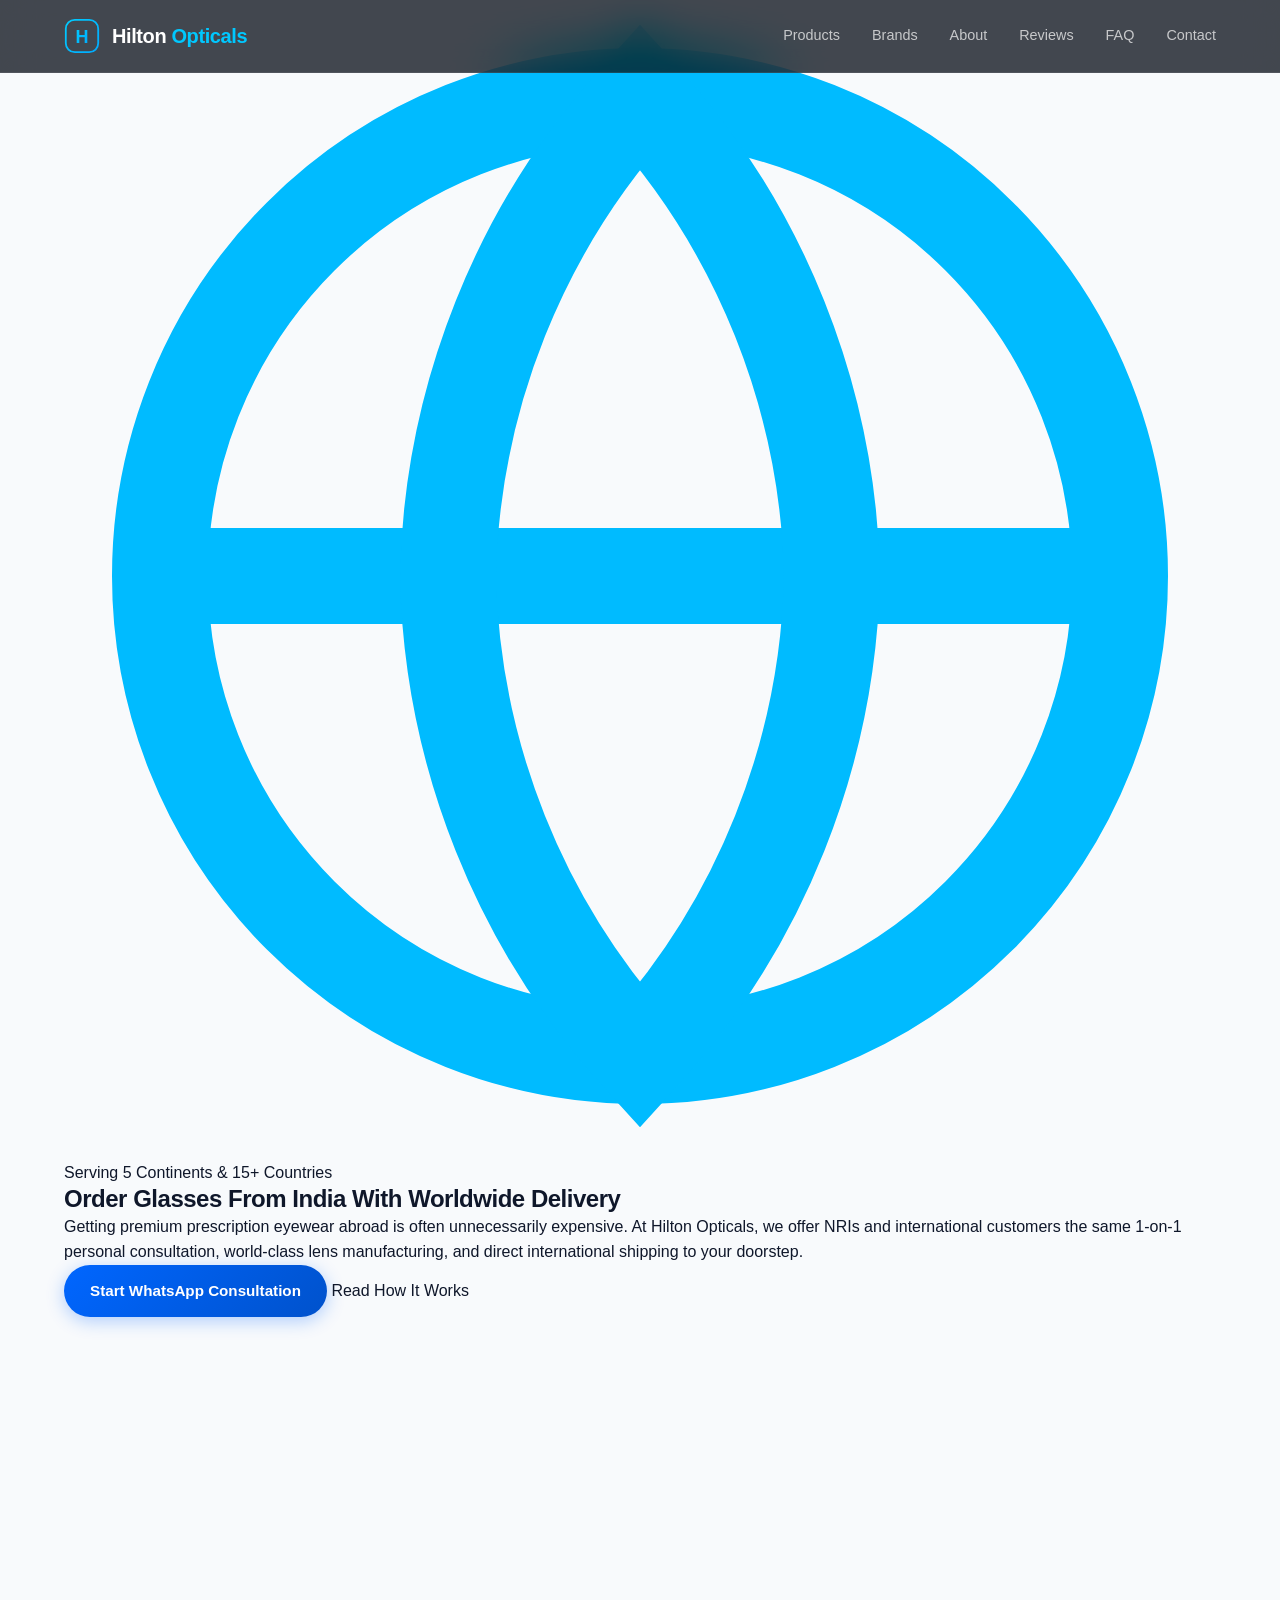
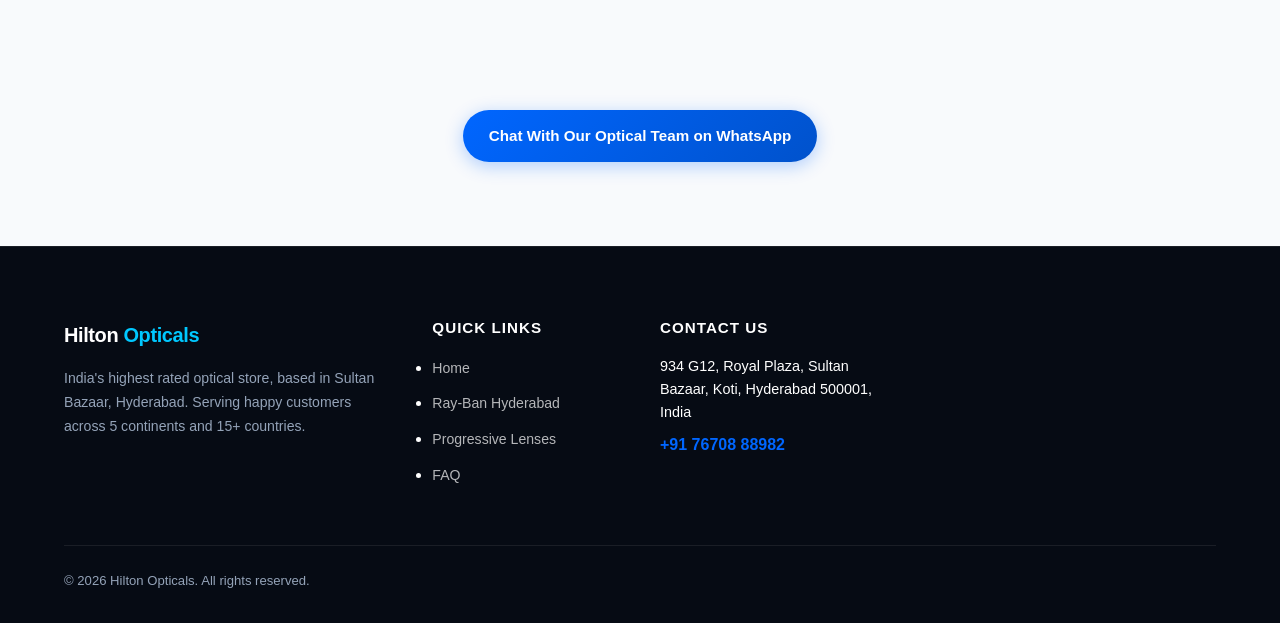
<file: pages/buy-glasses-india-international-shipping.html>
<!DOCTYPE html>
<html lang="en">

<head>
    <meta charset="UTF-8">
    <meta name="viewport" content="width=device-width, initial-scale=1.0">
    <title>Buy Prescription Glasses from India - International Shipping | Hilton Opticals</title>
    <meta name="description"
        content="Order custom prescription glasses and designer frames from India with reliable international shipping to USA, UK, UAE, Canada, Australia, and worldwide. Free 1-on-1 WhatsApp consultation with our optical specialists.">
    <meta name="keywords"
        content="buy glasses from India international shipping, NRI eyewear India, order prescription glasses from India, Indian optical store worldwide shipping, glasses shipped to USA from India, custom prescription lenses international">
    <meta property="og:title" content="Buy Prescription Glasses from India - International Shipping | Hilton Opticals">
    <meta property="og:description"
        content="Get premium custom prescription eyewear delivered worldwide from India. 5,000+ happy customers across 5 continents and 15+ countries. Perfect 5/5 Google rating.">
    <meta property="og:type" content="website">
    <meta property="og:url" content="https://hiltonopticals.in/pages/buy-glasses-india-international-shipping.html">
    <meta property="og:locale" content="en_IN">
    <meta name="twitter:card" content="summary_large_image">
    <meta name="twitter:title" content="Buy Glasses from India with Worldwide Shipping | Hilton Opticals">
    <meta name="twitter:description"
        content="Serving customers across 15+ countries. Free WhatsApp consultation, power check, frame selection, and international courier delivery.">
    <meta property="og:image" content="https://hiltonopticals.in/social-share.png">
    <meta name="twitter:image" content="https://hiltonopticals.in/social-share.png">
    <meta name="robots" content="index, follow">
    <link rel="canonical" href="https://hiltonopticals.in/pages/buy-glasses-india-international-shipping.html">
    <link rel="icon" type="image/svg+xml" href="../favicon.svg">
    <link rel="stylesheet" href="../styles.css">
    <link rel="preconnect" href="https://fonts.googleapis.com">
    <link rel="preconnect" href="https://fonts.gstatic.com" crossorigin>

    <!-- Schema -->
    <script type="application/ld+json">
    {
      "@context": "https://schema.org",
      "@type": "Service",
      "name": "International Prescription Eyewear Shipping Service",
      "serviceType": "Optical Consultation & Worldwide Delivery",
      "provider": {
        "@type": "Optician",
        "name": "Hilton Opticals",
        "url": "https://hiltonopticals.in/"
      },
      "areaServed": {
        "@type": "AdministrativeArea",
        "name": "Worldwide"
      },
      "description": "Personalized 1-on-1 WhatsApp optical consultations and precision crafting of prescription glasses with direct international shipping to 15+ countries.",
      "offers": {
        "@type": "Offer",
        "priceCurrency": "INR",
        "price": "349",
        "availability": "https://schema.org/InStock"
      }
    }
    </script>
</head>

<body>

    <!-- HEADER -->
    <header class="header" id="top">
        <div class="container">
            <nav class="nav">
                <a href="../index.html" class="logo">
                    <svg class="logo-icon" viewBox="0 0 40 40" xmlns="http://www.w3.org/2000/svg">
                        <defs>
                            <linearGradient id="logoGrad" x1="0%" y1="0%" x2="100%" y2="100%">
                                <stop offset="0%" stop-color="#00CCFF" />
                                <stop offset="100%" stop-color="#00AAFF" />
                            </linearGradient>
                        </defs>
                        <rect x="2" y="2" width="36" height="36" rx="10" fill="none" stroke="url(#logoGrad)"
                            stroke-width="2" />
                        <text x="20" y="27.5" text-anchor="middle" font-family="'Space Grotesk', sans-serif"
                            font-size="20" font-weight="700" fill="url(#logoGrad)">H</text>
                    </svg>
                    <div class="logo-text">Hilton <span>Opticals</span></div>
                </a>
                <div class="nav-links">
                    <a href="../index.html#products">Products</a>
                    <a href="../index.html#brands">Brands</a>
                    <a href="../index.html#about">About</a>
                    <a href="../index.html#testimonials">Reviews</a>
                    <a href="../index.html#faq">FAQ</a>
                    <a href="../index.html#contact">Contact</a>
                </div>
            </nav>
        </div>
    </header>

    <!-- HERO -->
    <section class="hero">
        <div class="container hero-container">
            <div class="hero-content">
                <div class="hero-badge">
                    <svg viewBox="0 0 24 24" fill="none" stroke="#00BBFF" stroke-width="2">
                        <circle cx="12" cy="12" r="10" />
                        <line x1="2" y1="12" x2="22" y2="12" />
                        <path d="M12 2a15.3 15.3 0 0 1 4 10 15.3 15.3 0 0 1-4 10 15.3 15.3 0 0 1-4-10 15.3 15.3 0 0 1 4-10z" />
                    </svg>
                    Serving 5 Continents &amp; 15+ Countries
                </div>
                <h1>Order Glasses From India With <span class="highlight">Worldwide Delivery</span></h1>
                <p class="hero-sub">Getting premium prescription eyewear abroad is often unnecessarily expensive. At Hilton Opticals, we offer NRIs and international customers the same 1-on-1 personal consultation, world-class lens manufacturing, and direct international shipping to your doorstep.</p>
                <div class="hero-ctas">
                    <a href="https://wa.me/917670888982?text=Hi%20Hilton%20Opticals,%20I%20am%20located%20outside%20India%20and%20want%20to%20order%20prescription%20glasses" class="btn-primary" target="_blank" rel="noopener noreferrer">Start WhatsApp Consultation</a>
                    <a href="../index.html#faq" class="btn-outline">Read How It Works</a>
                </div>
            </div>
        </div>
    </section>

    <!-- HOW IT WORKS -->
    <section class="section section-alt">
        <div class="container">
            <div class="section-header fade-in">
                <div class="section-label">Seamless Remote Process</div>
                <h2 class="section-title">How To Order In 4 Simple Steps</h2>
                <p class="section-desc">You do not need to navigate complicated carts. Our opticians consult with you directly to guarantee precision and fit.</p>
            </div>

            <div class="lens-info-grid fade-in">
                <div class="lens-card">
                    <div class="lens-card-icon"><svg viewBox="0 0 24 24" fill="none" stroke="#007BFF" stroke-width="2"><path d="M21 15a2 2 0 0 1-2 2H7l-4 4V5a2 2 0 0 1 2-2h14a2 2 0 0 1 2 2z"/></svg></div>
                    <h4>1. WhatsApp Your Details</h4>
                    <p>Send a photo of your prescription or existing comfortable glasses along with your frame preferences to +91 76708 88982.</p>
                </div>
                <div class="lens-card">
                    <div class="lens-card-icon"><svg viewBox="0 0 24 24" fill="none" stroke="#007BFF" stroke-width="2"><circle cx="12" cy="12" r="10"/><path d="M12 6v6l4 2"/></svg></div>
                    <h4>2. 1-on-1 Consultation</h4>
                    <p>We review your power, lifestyle, and screen time to recommend the best lens geometry, thickness index, and protective coatings.</p>
                </div>
                <div class="lens-card">
                    <div class="lens-card-icon"><svg viewBox="0 0 24 24" fill="none" stroke="#007BFF" stroke-width="2"><rect x="3" y="4" width="18" height="18" rx="2"/><line x1="16" y1="2" x2="16" y2="6"/><line x1="8" y1="2" x2="8" y2="6"/><line x1="3" y1="10" x2="21" y2="10"/></svg></div>
                    <h4>3. Frame Video / Photo Selection</h4>
                    <p>We share real-time HD photos and videos of matching designer frames so you can see exact proportions, colors, and styling.</p>
                </div>
            </div>

            <div class="lens-info-grid fade-in" style="margin-top: 24px;">
                <div class="lens-card" style="grid-column: 1 / -1;">
                    <div class="lens-card-icon"><svg viewBox="0 0 24 24" fill="none" stroke="#007BFF" stroke-width="2"><path d="M5 12h14M12 5l7 7-7 7"/></svg></div>
                    <h4>4. Precision Crafting &amp; International Delivery</h4>
                    <p>Your lenses are edged with computerized accuracy, double quality-checked, securely packaged, and shipped with tracking to USA, UK, UAE, Canada, Australia, Singapore, or anywhere worldwide.</p>
                </div>
            </div>

            <div style="text-align: center; margin-top: 48px;">
                <a href="https://wa.me/917670888982?text=Hi,%20I%20want%20to%20order%20glasses%20with%20international%20delivery" class="btn-primary" target="_blank" rel="noopener noreferrer">
                    Chat With Our Optical Team on WhatsApp
                </a>
            </div>
        </div>
    </section>

    <!-- FOOTER -->
    <footer class="footer">
        <div class="container">
            <div class="footer-grid">
                <div class="footer-brand">
                    <div class="footer-logo">
                        <div class="logo-text">Hilton <span>Opticals</span></div>
                    </div>
                    <p>India's highest rated optical store, based in Sultan Bazaar, Hyderabad. Serving happy customers across 5 continents and 15+ countries.</p>
                </div>
                <div>
                    <h4>Quick Links</h4>
                    <ul>
                        <li><a href="../index.html">Home</a></li>
                        <li><a href="ray-ban-hyderabad.html">Ray-Ban Hyderabad</a></li>
                        <li><a href="progressive-lenses-hyderabad.html">Progressive Lenses</a></li>
                        <li><a href="../index.html#faq">FAQ</a></li>
                    </ul>
                </div>
                <div>
                    <h4>Contact Us</h4>
                    <p style="color: var(--mist); font-size: 0.9rem;">934 G12, Royal Plaza, Sultan Bazaar, Koti, Hyderabad 500001, India</p>
                    <p style="color: var(--blue); margin-top: 8px; font-weight: 600;">+91 76708 88982</p>
                </div>
            </div>
            <div class="footer-bottom">
                <p>&copy; 2026 Hilton Opticals. All rights reserved.</p>
            </div>
        </div>
    </footer>

</body>
</html>
</file>
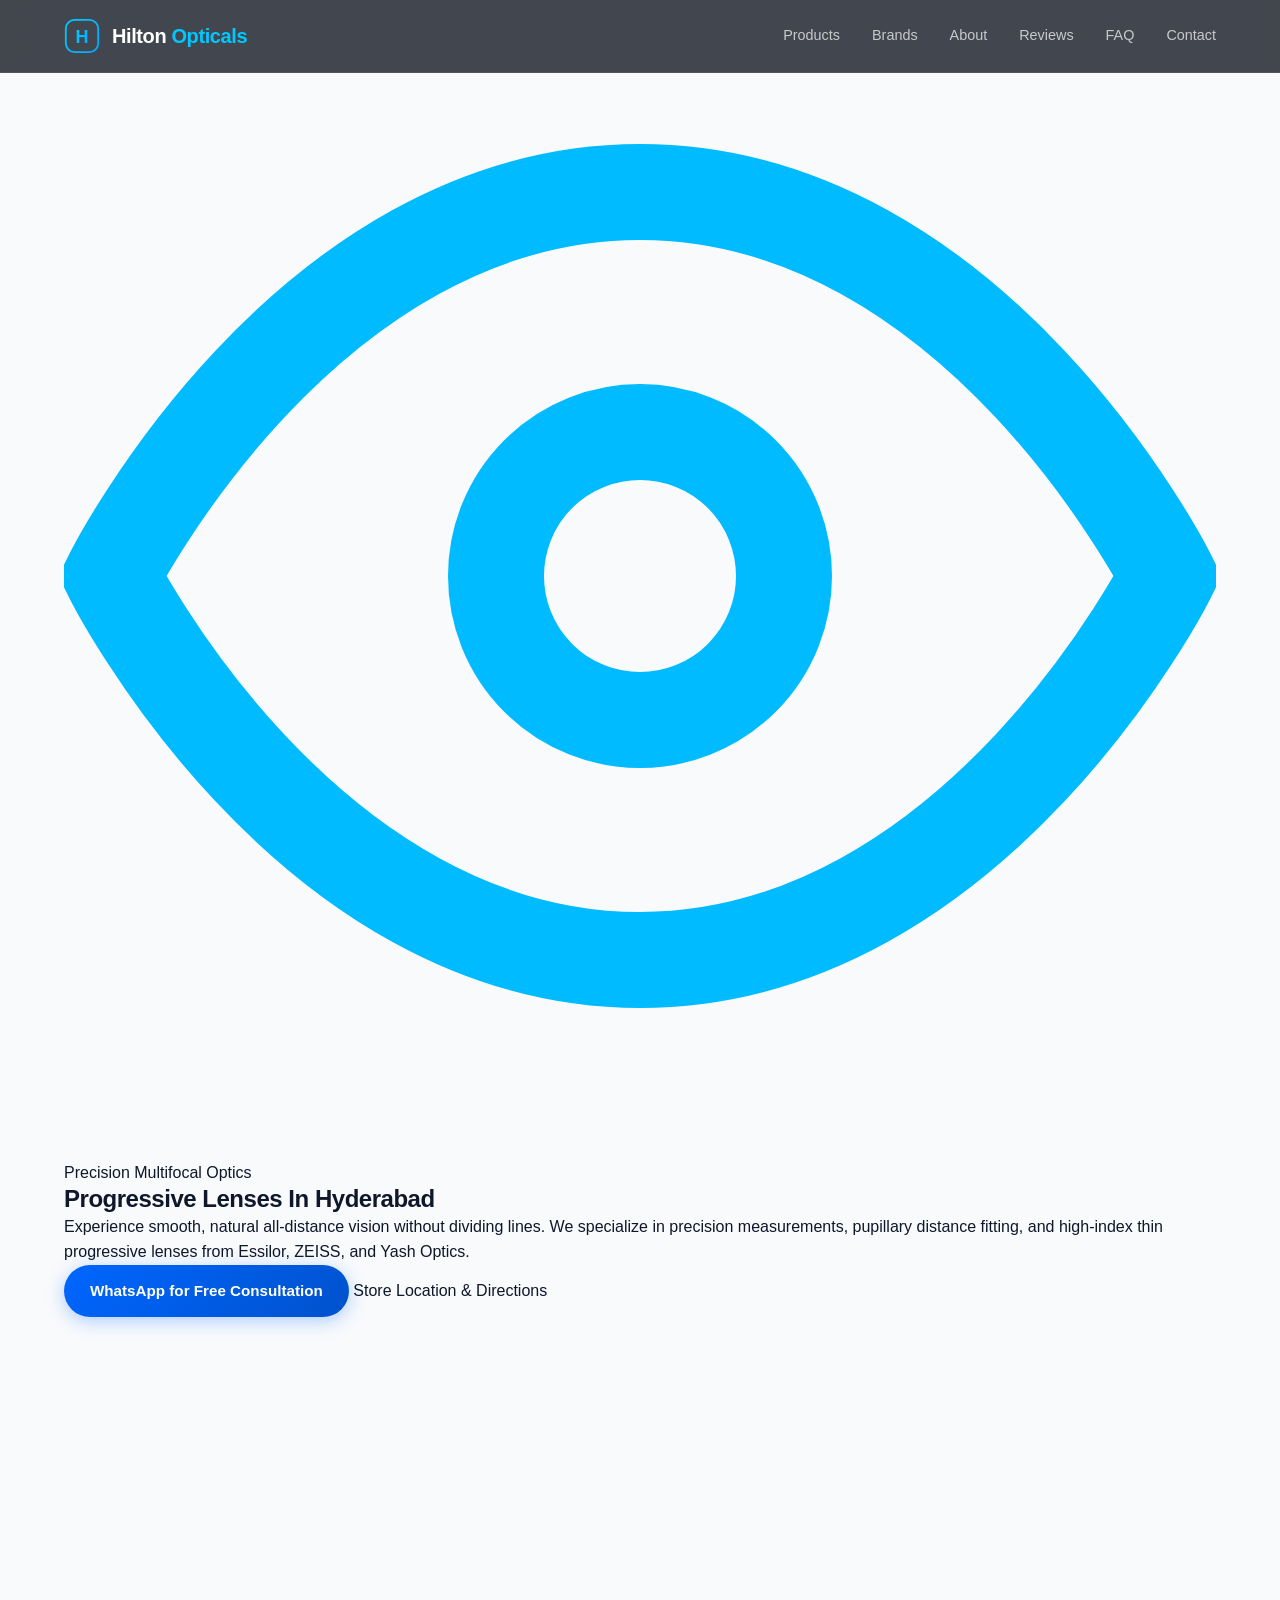
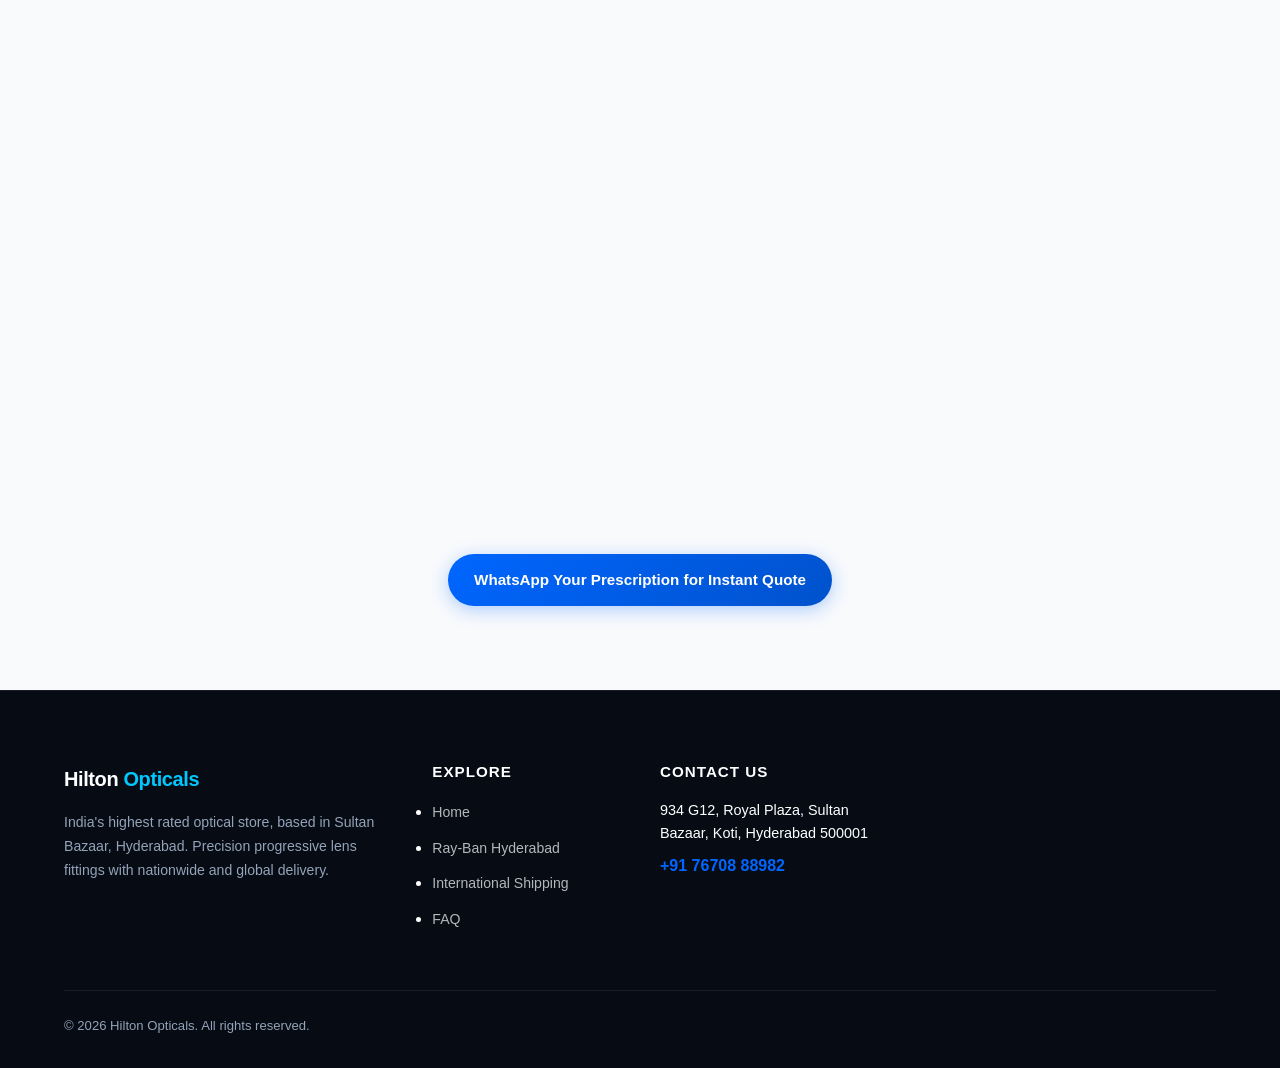
<file: pages/progressive-lenses-hyderabad.html>
<!DOCTYPE html>
<html lang="en">

<head>
    <meta charset="UTF-8">
    <meta name="viewport" content="width=device-width, initial-scale=1.0">
    <title>Progressive Lenses Hyderabad - Precision Fitting | Hilton Opticals</title>
    <meta name="description"
        content="Looking for the best progressive lenses in Hyderabad? Hilton Opticals at Sultan Bazaar provides seamless no-line multifocals from Essilor, ZEISS, and Crizal with precision fitting. WhatsApp us for free consultation.">
    <meta name="keywords"
        content="progressive lenses Hyderabad, best progressive lenses Hyderabad, no line multifocals Hyderabad, Essilor progressive lenses Koti, ZEISS progressive lenses Hyderabad, progressive glasses cost Hyderabad">
    <meta property="og:title" content="Progressive Lenses Hyderabad - Precision Multifocals | Hilton Opticals">
    <meta property="og:description"
        content="Get comfortable, seamless progressive lenses in Hyderabad. Expert fitting from Essilor, ZEISS, and Crizal. Perfect 5/5 Google rating with 400+ reviews.">
    <meta property="og:type" content="website">
    <meta property="og:url" content="https://hiltonopticals.in/pages/progressive-lenses-hyderabad.html">
    <meta property="og:locale" content="en_IN">
    <meta name="twitter:card" content="summary_large_image">
    <meta name="twitter:title" content="Progressive Lenses Hyderabad | Hilton Opticals">
    <meta name="twitter:description"
        content="Clear vision at distance, intermediate, and reading. Expert progressive lens fitting in Sultan Bazaar, Hyderabad.">
    <meta property="og:image" content="https://hiltonopticals.in/social-share.png">
    <meta name="twitter:image" content="https://hiltonopticals.in/social-share.png">
    <meta name="robots" content="index, follow">
    <link rel="canonical" href="https://hiltonopticals.in/pages/progressive-lenses-hyderabad.html">
    <link rel="icon" type="image/svg+xml" href="../favicon.svg">
    <link rel="stylesheet" href="../styles.css">
    <link rel="preconnect" href="https://fonts.googleapis.com">
    <link rel="preconnect" href="https://fonts.gstatic.com" crossorigin>

    <!-- Schema -->
    <script type="application/ld+json">
    {
      "@context": "https://schema.org",
      "@type": "Product",
      "name": "Custom Progressive Lenses Hyderabad",
      "description": "High-definition no-line multifocal lenses customized for all-distance vision with anti-glare and blue light protection.",
      "brand": {
        "@type": "Brand",
        "name": "Essilor & ZEISS"
      },
      "offers": {
        "@type": "Offer",
        "priceCurrency": "INR",
        "price": "349",
        "availability": "https://schema.org/InStock",
        "seller": {
          "@type": "Optician",
          "name": "Hilton Opticals"
        }
      },
      "aggregateRating": {
        "@type": "AggregateRating",
        "ratingValue": "5",
        "bestRating": "5",
        "worstRating": "1",
        "ratingCount": "400"
      }
    }
    </script>
</head>

<body>

    <!-- HEADER -->
    <header class="header" id="top">
        <div class="container">
            <nav class="nav">
                <a href="../index.html" class="logo">
                    <svg class="logo-icon" viewBox="0 0 40 40" xmlns="http://www.w3.org/2000/svg">
                        <defs>
                            <linearGradient id="logoGrad" x1="0%" y1="0%" x2="100%" y2="100%">
                                <stop offset="0%" stop-color="#00CCFF" />
                                <stop offset="100%" stop-color="#00AAFF" />
                            </linearGradient>
                        </defs>
                        <rect x="2" y="2" width="36" height="36" rx="10" fill="none" stroke="url(#logoGrad)"
                            stroke-width="2" />
                        <text x="20" y="27.5" text-anchor="middle" font-family="'Space Grotesk', sans-serif"
                            font-size="20" font-weight="700" fill="url(#logoGrad)">H</text>
                    </svg>
                    <div class="logo-text">Hilton <span>Opticals</span></div>
                </a>
                <div class="nav-links">
                    <a href="../index.html#products">Products</a>
                    <a href="../index.html#brands">Brands</a>
                    <a href="../index.html#about">About</a>
                    <a href="../index.html#testimonials">Reviews</a>
                    <a href="../index.html#faq">FAQ</a>
                    <a href="../index.html#contact">Contact</a>
                </div>
            </nav>
        </div>
    </header>

    <!-- HERO -->
    <section class="hero">
        <div class="container hero-container">
            <div class="hero-content">
                <div class="hero-badge">
                    <svg viewBox="0 0 24 24" fill="none" stroke="#00BBFF" stroke-width="2">
                        <path d="M1 12s4-8 11-8 11 8 11 8-4 8-11 8S1 12 1 12z" />
                        <circle cx="12" cy="12" r="3" />
                    </svg>
                    Precision Multifocal Optics
                </div>
                <h1>Progressive Lenses In <span class="highlight">Hyderabad</span></h1>
                <p class="hero-sub">Experience smooth, natural all-distance vision without dividing lines. We specialize in precision measurements, pupillary distance fitting, and high-index thin progressive lenses from Essilor, ZEISS, and Yash Optics.</p>
                <div class="hero-ctas">
                    <a href="https://wa.me/917670888982?text=Hi%20Hilton%20Opticals,%20I%20want%20a%20consultation%20for%20Progressive%20Lenses" class="btn-primary" target="_blank" rel="noopener noreferrer">WhatsApp for Free Consultation</a>
                    <a href="../index.html#contact" class="btn-outline">Store Location &amp; Directions</a>
                </div>
            </div>
        </div>
    </section>

    <!-- DETAILS -->
    <section class="section section-alt">
        <div class="container">
            <div class="section-header fade-in">
                <div class="section-label">All-in-One Vision</div>
                <h2 class="section-title">Why Choose Progressives from Hilton Opticals?</h2>
                <p class="section-desc">Many people struggle with adaptation because of poor fitting from inexperienced shops. Our optical specialists ensure accurate corridor height, pupillary distance, and optical centering for zero dizziness.</p>
            </div>

            <div class="lens-info-grid fade-in">
                <div class="lens-card">
                    <div class="lens-card-icon"><svg viewBox="0 0 24 24" fill="none" stroke="#007BFF" stroke-width="2"><path d="M12 2v20M2 12h20"/></svg></div>
                    <h4>3 Vision Zones in 1 Lens</h4>
                    <p>Top area for clear distance viewing, middle corridor for laptop and car dashboard, and bottom segment for comfortable smartphone and book reading.</p>
                </div>
                <div class="lens-card">
                    <div class="lens-card-icon"><svg viewBox="0 0 24 24" fill="none" stroke="#007BFF" stroke-width="2"><path d="M12 2l3 7h7l-5.5 4.5L18 21l-6-4.5L6 21l1.5-7.5L2 9h7z"/></svg></div>
                    <h4>Ultra-Thin High Index Options</h4>
                    <p>Available in 1.56, 1.61, 1.67, and 1.74 ultra-thin indexes so your progressive glasses stay featherweight and aesthetic even with high cylinder or sphere powers.</p>
                </div>
                <div class="lens-card">
                    <div class="lens-card-icon"><svg viewBox="0 0 24 24" fill="none" stroke="#007BFF" stroke-width="2"><circle cx="12" cy="12" r="10"/><path d="M8 12l3 3 5-5"/></svg></div>
                    <h4>Quick Adaptation Guarantee</h4>
                    <p>We take time during our 1-on-1 consultation to understand your daily posture, desk ergonomics, and head movement patterns to recommend the perfect lens design.</p>
                </div>
            </div>

            <div style="text-align: center; margin-top: 48px;">
                <a href="https://wa.me/917670888982?text=Hi,%20I%20have%20questions%20about%20Progressive%20Lens%20prices%20and%20brands" class="btn-primary" target="_blank" rel="noopener noreferrer">
                    WhatsApp Your Prescription for Instant Quote
                </a>
            </div>
        </div>
    </section>

    <!-- FOOTER -->
    <footer class="footer">
        <div class="container">
            <div class="footer-grid">
                <div class="footer-brand">
                    <div class="footer-logo">
                        <div class="logo-text">Hilton <span>Opticals</span></div>
                    </div>
                    <p>India's highest rated optical store, based in Sultan Bazaar, Hyderabad. Precision progressive lens fittings with nationwide and global delivery.</p>
                </div>
                <div>
                    <h4>Explore</h4>
                    <ul>
                        <li><a href="../index.html">Home</a></li>
                        <li><a href="ray-ban-hyderabad.html">Ray-Ban Hyderabad</a></li>
                        <li><a href="buy-glasses-india-international-shipping.html">International Shipping</a></li>
                        <li><a href="../index.html#faq">FAQ</a></li>
                    </ul>
                </div>
                <div>
                    <h4>Contact Us</h4>
                    <p style="color: var(--mist); font-size: 0.9rem;">934 G12, Royal Plaza, Sultan Bazaar, Koti, Hyderabad 500001</p>
                    <p style="color: var(--blue); margin-top: 8px; font-weight: 600;">+91 76708 88982</p>
                </div>
            </div>
            <div class="footer-bottom">
                <p>&copy; 2026 Hilton Opticals. All rights reserved.</p>
            </div>
        </div>
    </footer>

</body>
</html>
</file>
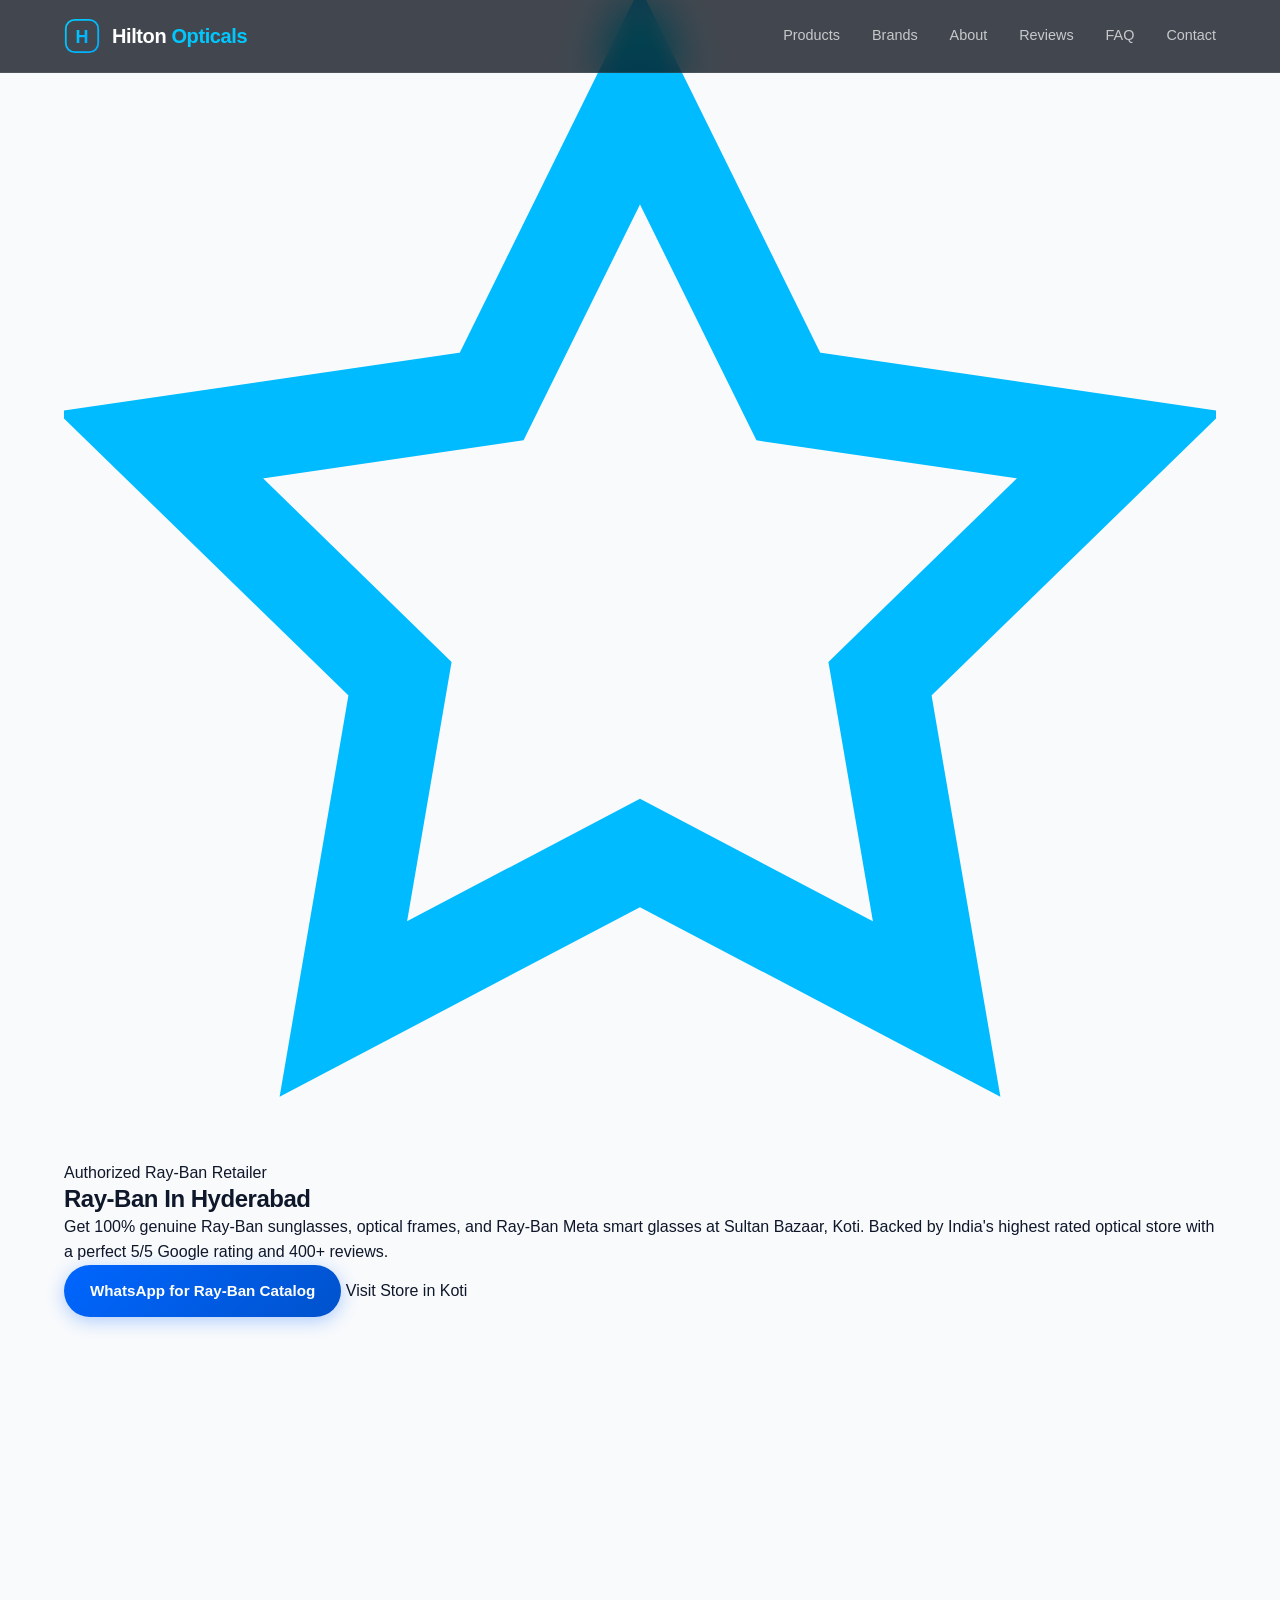
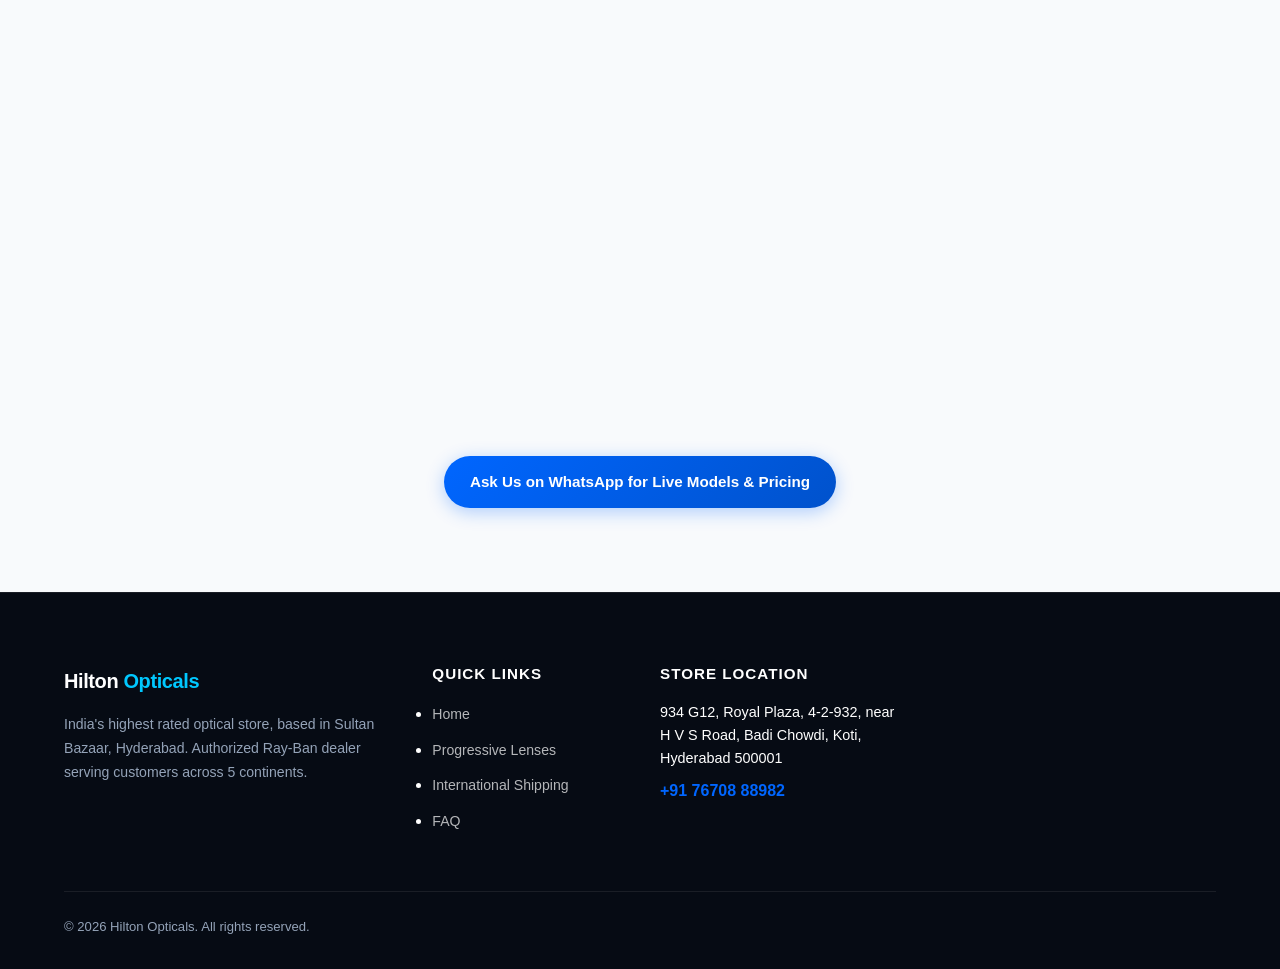
<file: pages/ray-ban-hyderabad.html>
<!DOCTYPE html>
<html lang="en">

<head>
    <meta charset="UTF-8">
    <meta name="viewport" content="width=device-width, initial-scale=1.0">
    <title>Ray-Ban Hyderabad - Authorized Dealer at Sultan Bazaar | Hilton Opticals</title>
    <meta name="description"
        content="Looking for authentic Ray-Ban in Hyderabad? Visit Hilton Opticals at Sultan Bazaar, Koti. 100% genuine Ray-Ban sunglasses, frames, and Meta smart glasses with custom prescription lenses. WhatsApp us for free consultation.">
    <meta name="keywords"
        content="Ray-Ban Hyderabad, Ray-Ban store Hyderabad, Ray-Ban authorized dealer Hyderabad, Ray-Ban sunglasses Sultan Bazaar, Ray-Ban Meta glasses Hyderabad, genuine Ray-Ban Koti">
    <meta property="og:title" content="Ray-Ban Hyderabad - Authorized Dealer | Hilton Opticals">
    <meta property="og:description"
        content="100% authentic Ray-Ban sunglasses, optical frames, and Ray-Ban Meta smart glasses at Sultan Bazaar, Hyderabad. Perfect 5/5 Google rating.">
    <meta property="og:type" content="website">
    <meta property="og:url" content="https://hiltonopticals.in/pages/ray-ban-hyderabad.html">
    <meta property="og:locale" content="en_IN">
    <meta name="twitter:card" content="summary_large_image">
    <meta name="twitter:title" content="Ray-Ban Hyderabad - Authorized Dealer | Hilton Opticals">
    <meta name="twitter:description"
        content="100% authentic Ray-Ban eyewear and Meta smart glasses in Hyderabad. Free WhatsApp consultation and doorstep delivery.">
    <meta property="og:image" content="https://hiltonopticals.in/social-share.png">
    <meta name="twitter:image" content="https://hiltonopticals.in/social-share.png">
    <meta name="robots" content="index, follow">
    <link rel="canonical" href="https://hiltonopticals.in/pages/ray-ban-hyderabad.html">
    <link rel="icon" type="image/svg+xml" href="../favicon.svg">
    <link rel="stylesheet" href="../styles.css">
    <link rel="preconnect" href="https://fonts.googleapis.com">
    <link rel="preconnect" href="https://fonts.gstatic.com" crossorigin>

    <!-- Product & Optician Schema -->
    <script type="application/ld+json">
    {
      "@context": "https://schema.org",
      "@type": "Optician",
      "name": "Hilton Opticals - Ray-Ban Authorized Dealer Hyderabad",
      "description": "Authorized dealer of 100% genuine Ray-Ban sunglasses, eyeglasses, and Ray-Ban Meta smart glasses in Sultan Bazaar, Koti, Hyderabad.",
      "image": "https://hiltonopticals.in/favicon.svg",
      "url": "https://hiltonopticals.in/pages/ray-ban-hyderabad.html",
      "telephone": "+917670888982",
      "address": {
        "@type": "PostalAddress",
        "streetAddress": "934 G12, Royal Plaza, 4-2-932, near H V S Road, Badi Chowdi, Koti",
        "addressLocality": "Hyderabad",
        "addressRegion": "Telangana",
        "postalCode": "500001",
        "addressCountry": "IN"
      },
      "aggregateRating": {
        "@type": "AggregateRating",
        "ratingValue": "5",
        "bestRating": "5",
        "worstRating": "1",
        "ratingCount": "400"
      },
      "brand": {
        "@type": "Brand",
        "name": "Ray-Ban"
      }
    }
    </script>
</head>

<body>

    <!-- HEADER -->
    <header class="header" id="top">
        <div class="container">
            <nav class="nav">
                <a href="../index.html" class="logo">
                    <svg class="logo-icon" viewBox="0 0 40 40" xmlns="http://www.w3.org/2000/svg">
                        <defs>
                            <linearGradient id="logoGrad" x1="0%" y1="0%" x2="100%" y2="100%">
                                <stop offset="0%" stop-color="#00CCFF" />
                                <stop offset="100%" stop-color="#00AAFF" />
                            </linearGradient>
                        </defs>
                        <rect x="2" y="2" width="36" height="36" rx="10" fill="none" stroke="url(#logoGrad)"
                            stroke-width="2" />
                        <text x="20" y="27.5" text-anchor="middle" font-family="'Space Grotesk', sans-serif"
                            font-size="20" font-weight="700" fill="url(#logoGrad)">H</text>
                    </svg>
                    <div class="logo-text">Hilton <span>Opticals</span></div>
                </a>
                <div class="nav-links">
                    <a href="../index.html#products">Products</a>
                    <a href="../index.html#brands">Brands</a>
                    <a href="../index.html#about">About</a>
                    <a href="../index.html#testimonials">Reviews</a>
                    <a href="../index.html#faq">FAQ</a>
                    <a href="../index.html#contact">Contact</a>
                </div>
            </nav>
        </div>
    </header>

    <!-- HERO -->
    <section class="hero">
        <div class="container hero-container">
            <div class="hero-content">
                <div class="hero-badge">
                    <svg viewBox="0 0 24 24" fill="none" stroke="#00BBFF" stroke-width="2">
                        <polygon points="12 2 15.09 8.26 22 9.27 17 14.14 18.18 21.02 12 17.77 5.82 21.02 7 14.14 2 9.27 8.91 8.26" />
                    </svg>
                    Authorized Ray-Ban Retailer
                </div>
                <h1>Ray-Ban In <span class="highlight">Hyderabad</span></h1>
                <p class="hero-sub">Get 100% genuine Ray-Ban sunglasses, optical frames, and Ray-Ban Meta smart glasses at Sultan Bazaar, Koti. Backed by India's highest rated optical store with a perfect 5/5 Google rating and 400+ reviews.</p>
                <div class="hero-ctas">
                    <a href="https://wa.me/917670888982?text=Hi%20Hilton%20Opticals,%20I%20am%20looking%20for%20Ray-Ban%20frames%20in%20Hyderabad" class="btn-primary" target="_blank" rel="noopener noreferrer">WhatsApp for Ray-Ban Catalog</a>
                    <a href="../index.html#contact" class="btn-outline">Visit Store in Koti</a>
                </div>
            </div>
        </div>
    </section>

    <!-- DETAILS SECTION -->
    <section class="section section-alt">
        <div class="container">
            <div class="section-header fade-in">
                <div class="section-label">Iconic Eyewear</div>
                <h2 class="section-title">The Complete Ray-Ban Collection</h2>
                <p class="section-desc">From classic Aviators and Wayfarers to the latest Ray-Ban Meta AI smart glasses, fitted with your exact custom prescription lenses.</p>
            </div>

            <div class="lens-info-grid fade-in">
                <div class="lens-card">
                    <div class="lens-card-icon"><svg viewBox="0 0 24 24" fill="none" stroke="#007BFF" stroke-width="2"><circle cx="12" cy="12" r="10"/><circle cx="12" cy="12" r="3"/></svg></div>
                    <h4>Classic &amp; Modern Aviators</h4>
                    <p>The timeless teardrop shape with crystal G-15 lenses, polarized options, or custom high-index prescription lenses for zero distortion.</p>
                </div>
                <div class="lens-card">
                    <div class="lens-card-icon"><svg viewBox="0 0 24 24" fill="none" stroke="#007BFF" stroke-width="2"><rect x="3" y="6" width="18" height="12" rx="2"/></svg></div>
                    <h4>Wayfarer &amp; Clubmaster</h4>
                    <p>Iconic acetate frames in classic black, tortoiseshell, and transparent colorways. Available as sunglasses or everyday prescription optical frames.</p>
                </div>
                <div class="lens-card">
                    <div class="lens-card-icon"><svg viewBox="0 0 24 24" fill="none" stroke="#007BFF" stroke-width="2"><path d="M12 2a10 10 0 100 20 10 10 0 000-20z"/></svg></div>
                    <h4>Ray-Ban Meta Smart Glasses</h4>
                    <p>Experience built-in ultra-wide 12MP camera, open-ear audio speakers, and Meta AI assistant. We can fit your prescription lenses directly into Meta glasses.</p>
                </div>
            </div>

            <div style="text-align: center; margin-top: 48px;">
                <a href="https://wa.me/917670888982?text=Hi,%20can%20you%20share%20Ray-Ban%20options%20and%20prices?" class="btn-primary" target="_blank" rel="noopener noreferrer" style="display: inline-flex; align-items: center; gap: 8px;">
                    Ask Us on WhatsApp for Live Models &amp; Pricing
                </a>
            </div>
        </div>
    </section>

    <!-- FOOTER -->
    <footer class="footer">
        <div class="container">
            <div class="footer-grid">
                <div class="footer-brand">
                    <div class="footer-logo">
                        <div class="logo-text">Hilton <span>Opticals</span></div>
                    </div>
                    <p>India's highest rated optical store, based in Sultan Bazaar, Hyderabad. Authorized Ray-Ban dealer serving customers across 5 continents.</p>
                </div>
                <div>
                    <h4>Quick Links</h4>
                    <ul>
                        <li><a href="../index.html">Home</a></li>
                        <li><a href="progressive-lenses-hyderabad.html">Progressive Lenses</a></li>
                        <li><a href="buy-glasses-india-international-shipping.html">International Shipping</a></li>
                        <li><a href="../index.html#faq">FAQ</a></li>
                    </ul>
                </div>
                <div>
                    <h4>Store Location</h4>
                    <p style="color: var(--mist); font-size: 0.9rem;">934 G12, Royal Plaza, 4-2-932, near H V S Road, Badi Chowdi, Koti, Hyderabad 500001</p>
                    <p style="color: var(--blue); margin-top: 8px; font-weight: 600;">+91 76708 88982</p>
                </div>
            </div>
            <div class="footer-bottom">
                <p>&copy; 2026 Hilton Opticals. All rights reserved.</p>
            </div>
        </div>
    </footer>

</body>
</html>
</file>
<file: styles.css>
/* ============================================================
   HILTON OPTICALS — 2026 MODERN DESIGN SYSTEM (URBAN INDIA)
   Electric Sapphire & Cyan • Deep Obsidian Glass • Crisp Pure White
   ============================================================ */

:root {
  /* Brand Accents */
  --blue: #0066FF;
  --blue-glow: #00C8FF;
  --blue-deep: #0044CC;
  --blue-subtle: rgba(0, 102, 255, 0.08);
  --blue-border: rgba(0, 102, 255, 0.18);

  /* Backgrounds & Neutrals */
  --bg-main: #060B14;
  --bg-surface: #0D1527;
  --bg-card: rgba(13, 21, 39, 0.7);
  --bg-light: #F8FAFC;
  --bg-light-alt: #EDF2F7;
  --bg-card-light: rgba(255, 255, 255, 0.85);

  /* Text Colors */
  --text-dark: #0F172A;
  --text-slate: #475569;
  --text-muted: #94A3B8;
  --text-light: #F8FAFC;
  --text-dim: rgba(255, 255, 255, 0.7);

  /* Glass & Borders */
  --glass-border: rgba(255, 255, 255, 0.08);
  --glass-border-hover: rgba(0, 200, 255, 0.35);
  --card-shadow: 0 4px 20px rgba(0, 0, 0, 0.04), 0 1px 3px rgba(0, 0, 0, 0.02);
  --card-shadow-hover: 0 12px 36px rgba(0, 102, 255, 0.12), 0 2px 8px rgba(0, 0, 0, 0.04);

  /* Radii */
  --r-sm: 10px;
  --r-md: 16px;
  --r-lg: 24px;
  --r-pill: 9999px;

  /* Transitions */
  --ease: cubic-bezier(0.16, 1, 0.3, 1);
  --speed: 0.28s;
}

/* ============================================================
   RESET & TYPOGRAPHY
   ============================================================ */
*, *::before, *::after {
  box-sizing: border-box;
  margin: 0;
  padding: 0;
}

html {
  scroll-behavior: smooth;
  font-size: 16px;
}

body {
  font-family: 'Plus Jakarta Sans', -apple-system, sans-serif;
  color: var(--text-dark);
  background: var(--bg-light);
  line-height: 1.6;
  overflow-x: hidden;
  -webkit-font-smoothing: antialiased;
}

h1, h2, h3, h4, h5, h6 {
  font-family: 'Space Grotesk', sans-serif;
  font-weight: 700;
  line-height: 1.18;
  color: var(--text-dark);
  letter-spacing: -0.02em;
}

a {
  text-decoration: none;
  color: inherit;
  transition: all var(--speed) var(--ease);
}

.container {
  max-width: 1200px;
  margin: 0 auto;
  padding: 0 24px;
}

.text-gradient {
  background: linear-gradient(135deg, var(--blue) 0%, var(--blue-glow) 100%);
  -webkit-background-clip: text;
  -webkit-text-fill-color: transparent;
}

/* ============================================================
   BUTTONS
   ============================================================ */
.btn-primary {
  display: inline-flex;
  align-items: center;
  justify-content: center;
  gap: 10px;
  background: linear-gradient(135deg, var(--blue) 0%, #0052CC 100%);
  color: #fff;
  font-weight: 600;
  font-size: 0.95rem;
  padding: 14px 26px;
  border-radius: var(--r-pill);
  border: none;
  box-shadow: 0 4px 18px rgba(0, 102, 255, 0.3);
  transition: all var(--speed) var(--ease);
  cursor: pointer;
}

.btn-primary:hover {
  transform: translateY(-2px);
  box-shadow: 0 8px 26px rgba(0, 102, 255, 0.45);
  background: linear-gradient(135deg, #0070FF 0%, var(--blue) 100%);
}

.btn-secondary {
  display: inline-flex;
  align-items: center;
  justify-content: center;
  gap: 8px;
  background: rgba(255, 255, 255, 0.08);
  color: #fff;
  font-weight: 600;
  font-size: 0.95rem;
  padding: 14px 24px;
  border-radius: var(--r-pill);
  border: 1px solid rgba(255, 255, 255, 0.15);
  backdrop-filter: blur(10px);
  transition: all var(--speed) var(--ease);
  cursor: pointer;
}

.btn-secondary:hover {
  background: rgba(255, 255, 255, 0.15);
  border-color: rgba(255, 255, 255, 0.3);
  transform: translateY(-2px);
}

.btn-sm-whatsapp {
  display: inline-flex;
  align-items: center;
  gap: 6px;
  background: #25D366;
  color: #fff;
  font-weight: 600;
  font-size: 0.88rem;
  padding: 8px 18px;
  border-radius: var(--r-pill);
  box-shadow: 0 2px 10px rgba(37, 211, 102, 0.25);
  transition: all var(--speed) var(--ease);
}

.btn-sm-whatsapp:hover {
  background: #20BA5A;
  transform: translateY(-1px);
}

/* ============================================================
   HEADER & NAVBAR
   ============================================================ */
.header {
  position: fixed;
  top: 0;
  left: 0;
  right: 0;
  z-index: 1000;
  padding: 18px 0;
  background: rgba(6, 11, 20, 0.75);
  backdrop-filter: blur(24px) saturate(180%);
  -webkit-backdrop-filter: blur(24px) saturate(180%);
  border-bottom: 1px solid var(--glass-border);
  transition: all var(--speed) var(--ease);
}

.nav {
  display: flex;
  align-items: center;
  justify-content: space-between;
}

.logo {
  display: flex;
  align-items: center;
  gap: 12px;
}

.logo-icon {
  width: 36px;
  height: 36px;
}

.logo-text {
  font-family: 'Space Grotesk', sans-serif;
  font-size: 1.25rem;
  font-weight: 700;
  color: #fff;
  letter-spacing: -0.02em;
}

.logo-text span {
  color: var(--blue-glow);
}

.nav-links {
  display: flex;
  align-items: center;
  gap: 32px;
}

.nav-links a {
  color: var(--text-dim);
  font-size: 0.9rem;
  font-weight: 500;
}

.nav-links a:hover {
  color: #fff;
}

.nav-cta-btn {
  background: rgba(0, 102, 255, 0.15) !important;
  color: var(--blue-glow) !important;
  border: 1px solid var(--blue-border);
  padding: 8px 18px;
  border-radius: var(--r-pill);
  font-weight: 600 !important;
}

.nav-cta-btn:hover {
  background: var(--blue) !important;
  color: #fff !important;
}

.hamburger {
  display: none;
  flex-direction: column;
  gap: 5px;
  cursor: pointer;
}

.hamburger span {
  display: block;
  width: 24px;
  height: 2px;
  background: #fff;
  border-radius: 2px;
  transition: all var(--speed) var(--ease);
}

/* ============================================================
   HERO BENTO GRID
   ============================================================ */
.hero-bento-section {
  padding-top: 130px;
  padding-bottom: 60px;
  background: radial-gradient(circle at top center, #0F2342 0%, var(--bg-main) 70%);
  color: #fff;
  position: relative;
  overflow: hidden;
}

.hero-bento-grid {
  display: grid;
  grid-template-columns: 2fr 1fr 1fr;
  grid-template-rows: auto auto;
  gap: 18px;
}

.bento-card {
  background: var(--bg-card);
  backdrop-filter: blur(20px);
  -webkit-backdrop-filter: blur(20px);
  border: 1px solid var(--glass-border);
  border-radius: var(--r-lg);
  padding: 32px;
  transition: all var(--speed) var(--ease);
  position: relative;
  overflow: hidden;
}

.bento-card:hover {
  border-color: var(--glass-border-hover);
  transform: translateY(-3px);
  box-shadow: 0 16px 40px rgba(0, 0, 0, 0.3);
}

.bento-hero-main {
  grid-column: 1 / 2;
  grid-row: 1 / 3;
  display: flex;
  flex-direction: column;
  justify-content: space-between;
  padding: 44px;
  background: linear-gradient(145deg, rgba(13, 21, 39, 0.9) 0%, rgba(6, 11, 20, 0.95) 100%);
}

.hero-pulse-pill {
  display: inline-flex;
  align-items: center;
  gap: 10px;
  background: rgba(0, 102, 255, 0.15);
  border: 1px solid var(--blue-border);
  padding: 6px 14px;
  border-radius: var(--r-pill);
  font-size: 0.82rem;
  font-weight: 600;
  color: var(--blue-glow);
  width: fit-content;
  margin-bottom: 20px;
}

.pulse-dot {
  width: 8px;
  height: 8px;
  border-radius: 50%;
  background: var(--blue-glow);
  box-shadow: 0 0 10px var(--blue-glow);
  animation: pulse-glow 2s infinite;
}

@keyframes pulse-glow {
  0% { opacity: 0.5; transform: scale(0.9); }
  50% { opacity: 1; transform: scale(1.2); }
  100% { opacity: 0.5; transform: scale(0.9); }
}

.hero-title {
  font-size: clamp(2rem, 3.5vw, 2.85rem);
  color: #fff;
  margin-bottom: 18px;
}

.hero-desc {
  font-size: 1.05rem;
  color: var(--text-dim);
  line-height: 1.7;
  margin-bottom: 32px;
  max-width: 540px;
}

.bento-hero-actions {
  display: flex;
  gap: 14px;
  flex-wrap: wrap;
}

/* Stat Card */
.bento-stat-card {
  grid-column: 2 / 3;
  grid-row: 1 / 2;
  display: flex;
  flex-direction: column;
  justify-content: space-between;
}

.stat-top {
  display: flex;
  align-items: center;
  justify-content: space-between;
  margin-bottom: 12px;
}

.rating-badge {
  display: inline-flex;
  align-items: center;
  gap: 4px;
  font-family: 'Space Grotesk', sans-serif;
  font-weight: 700;
  font-size: 1.1rem;
  color: #fff;
}

.rating-badge svg {
  width: 18px;
  height: 18px;
}

.stat-live-pill {
  font-size: 0.72rem;
  background: rgba(34, 197, 94, 0.15);
  color: #4ADE80;
  padding: 3px 8px;
  border-radius: var(--r-pill);
  font-weight: 600;
}

.stat-big-number {
  font-family: 'Space Grotesk', sans-serif;
  font-size: 3rem;
  font-weight: 700;
  color: #fff;
  line-height: 1;
}

.stat-big-number span {
  color: var(--blue-glow);
}

.stat-meta {
  font-size: 0.85rem;
  color: var(--text-dim);
  margin-top: 10px;
}

/* Global Card */
.bento-global-card {
  grid-column: 3 / 4;
  grid-row: 1 / 2;
}

.global-icon-circle {
  width: 44px;
  height: 44px;
  border-radius: 12px;
  background: var(--blue-subtle);
  border: 1px solid var(--blue-border);
  display: flex;
  align-items: center;
  justify-content: center;
  color: var(--blue-glow);
  margin-bottom: 14px;
}

.global-icon-circle svg {
  width: 22px;
  height: 22px;
}

.bento-card-title {
  font-size: 0.85rem;
  text-transform: uppercase;
  letter-spacing: 1px;
  color: var(--text-muted);
  font-weight: 600;
}

.global-stats-text {
  font-family: 'Space Grotesk', sans-serif;
  font-size: 1.25rem;
  font-weight: 700;
  color: #fff;
  margin: 6px 0;
}

.bento-card-sub {
  font-size: 0.82rem;
  color: var(--text-dim);
  line-height: 1.5;
}

/* Price Card */
.bento-price-card {
  grid-column: 2 / 3;
  grid-row: 2 / 3;
}

.price-tag-pill {
  font-size: 0.75rem;
  color: var(--blue-glow);
  font-weight: 600;
  text-transform: uppercase;
  letter-spacing: 1px;
}

.price-val {
  font-family: 'Space Grotesk', sans-serif;
  font-size: 2.1rem;
  font-weight: 700;
  color: #fff;
  margin: 6px 0;
}

.price-val span {
  font-size: 1rem;
  color: var(--text-muted);
  font-weight: 500;
}

/* Location & Timings Bento Card */
.bento-location-card {
  grid-column: 3 / 4;
  grid-row: 2 / 3;
  display: flex;
  flex-direction: column;
  justify-content: space-between;
  gap: 12px;
}

.loc-header {
  display: flex;
  gap: 12px;
  align-items: center;
}

.loc-pin-icon {
  width: 38px;
  height: 38px;
  border-radius: 10px;
  background: rgba(239, 68, 68, 0.15);
  color: #F87171;
  display: flex;
  align-items: center;
  justify-content: center;
  flex-shrink: 0;
}

.loc-pin-icon svg {
  width: 20px;
  height: 20px;
}

.loc-header h4 {
  color: #fff;
  font-size: 1.05rem;
  margin-bottom: 2px;
}

.loc-sub {
  font-size: 0.8rem;
  color: var(--text-muted);
}

.loc-schedule-box {
  background: rgba(255, 255, 255, 0.04);
  border: 1px solid rgba(255, 255, 255, 0.07);
  border-radius: var(--r-sm);
  padding: 10px 14px;
  display: flex;
  flex-direction: column;
  gap: 6px;
}

.sched-row {
  display: flex;
  justify-content: space-between;
  align-items: center;
  font-size: 0.82rem;
}

.sched-day {
  color: var(--text-muted);
  font-weight: 500;
}

.sched-time {
  color: #fff;
  font-weight: 600;
  font-family: 'Space Grotesk', sans-serif;
}

.sched-row.sunday .sched-day {
  color: var(--blue-glow);
}

.loc-status-badge {
  display: inline-flex;
  align-items: center;
  gap: 8px;
  font-size: 0.76rem;
  font-weight: 600;
  color: #4ADE80;
  background: rgba(34, 197, 94, 0.12);
  padding: 4px 10px;
  border-radius: var(--r-pill);
  width: fit-content;
}

.status-live-dot {
  width: 6px;
  height: 6px;
  border-radius: 50%;
  background: #4ADE80;
  box-shadow: 0 0 6px #4ADE80;
}

/* ============================================================
   BRANDS MARQUEE
   ============================================================ */
.brands-marquee-section {
  background: #0B1220;
  padding: 28px 0;
  border-bottom: 1px solid var(--glass-border);
}

.marquee-header {
  display: flex;
  justify-content: space-between;
  align-items: center;
  margin-bottom: 18px;
}

.marquee-label {
  font-family: 'Space Grotesk', sans-serif;
  font-size: 0.8rem;
  text-transform: uppercase;
  letter-spacing: 2px;
  color: var(--blue-glow);
  font-weight: 700;
}

.marquee-sub {
  font-size: 0.85rem;
  color: var(--text-muted);
}

.brands-marquee {
  overflow: hidden;
}

.brands-track {
  display: flex;
  align-items: center;
  gap: 16px;
  width: max-content;
  animation: scroll-brands 30s linear infinite;
}

@keyframes scroll-brands {
  0% { transform: translateX(0); }
  100% { transform: translateX(-50%); }
}

.brand-item {
  padding: 12px 28px;
  background: rgba(255, 255, 255, 0.04);
  border: 1px solid rgba(255, 255, 255, 0.08);
  border-radius: var(--r-pill);
  color: var(--text-dim);
  font-family: 'Space Grotesk', sans-serif;
  font-weight: 600;
  font-size: 0.92rem;
  white-space: nowrap;
  transition: all var(--speed) var(--ease);
}

.brand-item:hover {
  background: rgba(0, 102, 255, 0.15);
  border-color: var(--blue-border);
  color: #fff;
}

/* ============================================================
   SECTIONS GENERAL
   ============================================================ */
.section {
  padding: 84px 0;
}

.section-header {
  text-align: center;
  max-width: 680px;
  margin: 0 auto 44px;
}

.section-label {
  display: inline-block;
  font-family: 'Space Grotesk', sans-serif;
  font-size: 0.78rem;
  font-weight: 700;
  text-transform: uppercase;
  letter-spacing: 2.5px;
  color: var(--blue);
  margin-bottom: 12px;
}

.section-title {
  font-size: clamp(1.85rem, 3vw, 2.4rem);
  margin-bottom: 14px;
}

.section-desc {
  font-size: 1rem;
  color: var(--text-slate);
  line-height: 1.7;
}

/* ============================================================
   INTERACTIVE LENS STUDIO
   ============================================================ */
.section-studio {
  background: #fff;
}

.studio-tabs-nav {
  display: flex;
  justify-content: center;
  gap: 10px;
  margin-bottom: 36px;
  flex-wrap: wrap;
}

.studio-tab-btn {
  background: var(--bg-light-alt);
  border: 1px solid transparent;
  color: var(--text-slate);
  font-family: 'Space Grotesk', sans-serif;
  font-weight: 600;
  font-size: 0.95rem;
  padding: 12px 24px;
  border-radius: var(--r-pill);
  cursor: pointer;
  transition: all var(--speed) var(--ease);
}

.studio-tab-btn:hover {
  background: #E2E8F0;
  color: var(--text-dark);
}

.studio-tab-btn.active {
  background: var(--blue);
  color: #fff;
  box-shadow: 0 4px 14px rgba(0, 102, 255, 0.3);
}

.studio-tab-pane {
  display: none;
}

.studio-tab-pane.active {
  display: block;
  animation: fadeIn 0.4s ease;
}

@keyframes fadeIn {
  from { opacity: 0; transform: translateY(8px); }
  to { opacity: 1; transform: translateY(0); }
}

.studio-cards-grid {
  display: grid;
  grid-template-columns: repeat(3, 1fr);
  gap: 20px;
}

.studio-card {
  background: #fff;
  border: 1px solid #E2E8F0;
  border-radius: var(--r-md);
  padding: 32px 26px;
  box-shadow: var(--card-shadow);
  transition: all var(--speed) var(--ease);
  display: flex;
  flex-direction: column;
  justify-content: space-between;
}

.studio-card:hover {
  transform: translateY(-4px);
  border-color: var(--blue);
  box-shadow: var(--card-shadow-hover);
}

.studio-card.featured {
  background: linear-gradient(180deg, #F0F7FF 0%, #FFFFFF 100%);
  border-color: rgba(0, 102, 255, 0.3);
}

.studio-card-icon {
  width: 48px;
  height: 48px;
  border-radius: 12px;
  background: var(--blue-subtle);
  color: var(--blue);
  display: flex;
  align-items: center;
  justify-content: center;
  margin-bottom: 20px;
}

.studio-card-icon svg {
  width: 24px;
  height: 24px;
}

.studio-card h3 {
  font-size: 1.2rem;
  margin-bottom: 10px;
}

.studio-card p {
  font-size: 0.9rem;
  color: var(--text-slate);
  line-height: 1.65;
  margin-bottom: 20px;
}

.studio-tag {
  display: inline-block;
  font-size: 0.78rem;
  font-weight: 600;
  padding: 4px 12px;
  border-radius: var(--r-pill);
  background: #F1F5F9;
  color: var(--text-slate);
  width: fit-content;
}

.studio-tag.highlight {
  background: var(--blue-subtle);
  color: var(--blue);
}

.studio-link {
  font-size: 0.9rem;
  font-weight: 600;
  color: var(--blue);
  display: inline-flex;
  align-items: center;
  gap: 4px;
}

.studio-link:hover {
  color: var(--blue-deep);
  transform: translateX(4px);
}

/* ============================================================
   AEO COMPARISON TABLE
   ============================================================ */
.section-table {
  background: linear-gradient(180deg, #FFFFFF 0%, var(--bg-light-alt) 100%);
}

.lens-table-container {
  background: #fff;
  border: 1px solid #E2E8F0;
  border-radius: var(--r-lg);
  padding: 32px;
  box-shadow: var(--card-shadow);
}

.table-responsive {
  width: 100%;
  overflow-x: auto;
  -webkit-overflow-scrolling: touch;
}

.lens-comparison-table {
  width: 100%;
  border-collapse: collapse;
  text-align: left;
  font-size: 0.92rem;
}

.lens-comparison-table th {
  background: #F1F5F9;
  color: var(--text-dark);
  font-family: 'Space Grotesk', sans-serif;
  font-weight: 700;
  font-size: 0.85rem;
  text-transform: uppercase;
  letter-spacing: 1px;
  padding: 16px 18px;
  border-bottom: 2px solid #CBD5E1;
  white-space: nowrap;
}

.lens-comparison-table th:first-child {
  border-top-left-radius: var(--r-sm);
  border-bottom-left-radius: var(--r-sm);
}

.lens-comparison-table th:last-child {
  border-top-right-radius: var(--r-sm);
  border-bottom-right-radius: var(--r-sm);
}

.lens-comparison-table td {
  padding: 16px 18px;
  border-bottom: 1px solid #E2E8F0;
  color: var(--text-slate);
  vertical-align: middle;
}

.lens-comparison-table tbody tr:hover {
  background: #F8FAFC;
}

.lens-comparison-table tbody tr:last-child td {
  border-bottom: none;
}

.table-cta-bar {
  display: flex;
  align-items: center;
  justify-content: space-between;
  margin-top: 24px;
  padding-top: 20px;
  border-top: 1px solid #E2E8F0;
  font-size: 0.95rem;
  color: var(--text-slate);
  flex-wrap: wrap;
  gap: 12px;
}

/* ============================================================
   1-TAP WHATSAPP CONSULTATION BUILDER
   ============================================================ */
.section-builder {
  background: var(--bg-main);
  color: #fff;
}

.builder-box {
  background: var(--bg-surface);
  border: 1px solid var(--glass-border);
  border-radius: var(--r-lg);
  padding: 48px 40px;
  box-shadow: 0 20px 48px rgba(0, 0, 0, 0.4);
}

.builder-header {
  text-align: center;
  max-width: 600px;
  margin: 0 auto 36px;
}

.builder-title {
  color: #fff;
  font-size: 2rem;
  margin-bottom: 12px;
}

.builder-sub {
  color: var(--text-dim);
  font-size: 0.95rem;
}

.builder-options {
  display: flex;
  flex-direction: column;
  gap: 24px;
  max-width: 800px;
  margin: 0 auto;
}

.step-lbl {
  display: block;
  font-size: 0.85rem;
  font-weight: 600;
  color: var(--blue-glow);
  text-transform: uppercase;
  letter-spacing: 1px;
  margin-bottom: 10px;
}

.pill-group {
  display: flex;
  flex-wrap: wrap;
  gap: 10px;
}

.builder-pill {
  background: rgba(255, 255, 255, 0.06);
  border: 1px solid rgba(255, 255, 255, 0.12);
  color: var(--text-dim);
  padding: 10px 20px;
  border-radius: var(--r-pill);
  font-size: 0.9rem;
  font-weight: 500;
  cursor: pointer;
  transition: all var(--speed) var(--ease);
}

.builder-pill:hover {
  background: rgba(255, 255, 255, 0.12);
  color: #fff;
}

.builder-pill.active {
  background: var(--blue);
  border-color: var(--blue-glow);
  color: #fff;
  box-shadow: 0 4px 16px rgba(0, 102, 255, 0.4);
}

.builder-action {
  text-align: center;
  margin-top: 36px;
}

.btn-builder-whatsapp {
  display: inline-flex;
  align-items: center;
  gap: 10px;
  background: #25D366;
  color: #fff;
  font-weight: 700;
  font-size: 1.05rem;
  padding: 16px 36px;
  border-radius: var(--r-pill);
  box-shadow: 0 8px 24px rgba(37, 211, 102, 0.35);
  transition: all var(--speed) var(--ease);
}

.btn-builder-whatsapp:hover {
  background: #20BA5A;
  transform: translateY(-2px);
  box-shadow: 0 12px 32px rgba(37, 211, 102, 0.5);
}

/* ============================================================
   ABOUT SECTION
   ============================================================ */
.section-about {
  background: #fff;
}

.about-grid {
  display: grid;
  grid-template-columns: 1.2fr 0.8fr;
  gap: 56px;
  align-items: center;
}

.about-content p {
  color: var(--text-slate);
  margin-bottom: 16px;
  line-height: 1.8;
}

.about-features-list {
  display: grid;
  grid-template-columns: 1fr 1fr;
  gap: 16px;
  margin-top: 28px;
}

.feature-item {
  display: flex;
  gap: 12px;
  align-items: flex-start;
  padding: 16px;
  background: var(--bg-light);
  border: 1px solid #E2E8F0;
  border-radius: var(--r-md);
}

.feature-icon {
  color: var(--blue);
  flex-shrink: 0;
  margin-top: 2px;
}

.feature-icon svg {
  width: 20px;
  height: 20px;
}

.feature-item h4 {
  font-size: 0.92rem;
  margin-bottom: 2px;
}

.feature-item p {
  font-size: 0.8rem;
  color: var(--text-slate);
  margin-bottom: 0;
}

.about-stats-grid {
  display: grid;
  grid-template-columns: 1fr 1fr;
  gap: 16px;
}

.stat-tile {
  background: #0B1220;
  border: 1px solid var(--glass-border);
  border-radius: var(--r-md);
  padding: 32px 24px;
  text-align: center;
  color: #fff;
}

.stat-tile.highlight {
  background: linear-gradient(135deg, var(--blue) 0%, var(--blue-deep) 100%);
}

.stat-tile .num {
  font-family: 'Space Grotesk', sans-serif;
  font-size: 2.2rem;
  font-weight: 700;
  margin-bottom: 4px;
}

.stat-tile .lbl {
  font-size: 0.78rem;
  text-transform: uppercase;
  letter-spacing: 1px;
  color: var(--text-muted);
}

.stat-tile.highlight .lbl {
  color: rgba(255, 255, 255, 0.85);
}

/* ============================================================
   REVIEWS MARQUEE
   ============================================================ */
.section-reviews {
  background: var(--bg-light-alt);
  overflow: hidden;
}

.reviews-marquee-container {
  overflow: hidden;
  padding: 10px 0;
}

.reviews-track {
  display: flex;
  gap: 20px;
  width: max-content;
  animation: scroll-reviews 35s linear infinite;
}

.reviews-track:hover {
  animation-play-state: paused;
}

@keyframes scroll-reviews {
  0% { transform: translateX(0); }
  100% { transform: translateX(-50%); }
}

.review-card {
  width: 320px;
  background: #fff;
  border: 1px solid #E2E8F0;
  border-radius: var(--r-md);
  padding: 24px;
  box-shadow: var(--card-shadow);
  display: flex;
  flex-direction: column;
  justify-content: space-between;
}

.review-card .stars {
  color: #FFB800;
  font-size: 1.1rem;
  margin-bottom: 12px;
}

.review-text {
  font-size: 0.9rem;
  color: var(--text-slate);
  line-height: 1.6;
  margin-bottom: 16px;
}

.review-author {
  font-size: 0.85rem;
  font-weight: 700;
  color: var(--text-dark);
}

.author-loc {
  font-weight: 500;
  color: var(--text-muted);
}

/* ============================================================
   FAQ ACCORDION & CATEGORIES
   ============================================================ */
.section-faq {
  background: #fff;
}

.faq-filter-tabs {
  display: flex;
  justify-content: center;
  gap: 10px;
  margin-bottom: 32px;
  flex-wrap: wrap;
}

.faq-filter-btn {
  background: var(--bg-light);
  border: 1px solid #E2E8F0;
  color: var(--text-slate);
  padding: 8px 18px;
  border-radius: var(--r-pill);
  font-size: 0.88rem;
  font-weight: 600;
  cursor: pointer;
  transition: all var(--speed) var(--ease);
}

.faq-filter-btn:hover {
  background: #E2E8F0;
}

.faq-filter-btn.active {
  background: var(--text-dark);
  color: #fff;
  border-color: var(--text-dark);
}

.faq-grid {
  max-width: 820px;
  margin: 0 auto;
  display: flex;
  flex-direction: column;
  gap: 12px;
}

.faq-item {
  background: #fff;
  border: 1px solid #E2E8F0;
  border-radius: var(--r-md);
  overflow: hidden;
  transition: all var(--speed) var(--ease);
}

.faq-item:hover {
  border-color: var(--blue-border);
}

.faq-item.active {
  border-color: var(--blue);
  box-shadow: 0 4px 18px rgba(0, 102, 255, 0.08);
}

.faq-question {
  width: 100%;
  display: flex;
  align-items: center;
  justify-content: space-between;
  padding: 20px 24px;
  background: none;
  border: none;
  font-family: 'Space Grotesk', sans-serif;
  font-size: 1.02rem;
  font-weight: 600;
  color: var(--text-dark);
  text-align: left;
  cursor: pointer;
  gap: 16px;
}

.faq-chevron {
  width: 20px;
  height: 20px;
  color: var(--text-muted);
  transition: transform var(--speed) var(--ease);
  flex-shrink: 0;
}

.faq-item.active .faq-chevron {
  transform: rotate(180deg);
  color: var(--blue);
}

.faq-answer {
  max-height: 0;
  overflow: hidden;
  transition: max-height 0.35s ease, padding 0.35s ease;
}

.faq-answer p {
  padding: 0 24px 20px;
  font-size: 0.92rem;
  color: var(--text-slate);
  line-height: 1.7;
}

.faq-item.active .faq-answer {
  max-height: 300px;
}

/* ============================================================
   CONTACT & WALK-IN MAP
   ============================================================ */
.section-contact {
  background: var(--bg-light-alt);
}

.contact-grid {
  display: grid;
  grid-template-columns: 1fr 1.2fr;
  gap: 40px;
}

.contact-info-card {
  background: #fff;
  border: 1px solid #E2E8F0;
  border-radius: var(--r-lg);
  padding: 40px;
  box-shadow: var(--card-shadow);
  display: flex;
  flex-direction: column;
  justify-content: space-between;
}

.contact-desc {
  font-size: 0.95rem;
  color: var(--text-slate);
  margin-bottom: 24px;
  line-height: 1.65;
}

.contact-detail-items {
  display: flex;
  flex-direction: column;
  gap: 18px;
  margin-bottom: 28px;
}

.c-item {
  display: flex;
  gap: 14px;
  align-items: flex-start;
}

.c-icon {
  width: 38px;
  height: 38px;
  border-radius: 10px;
  background: var(--blue-subtle);
  color: var(--blue);
  display: flex;
  align-items: center;
  justify-content: center;
  flex-shrink: 0;
}

.c-icon svg {
  width: 18px;
  height: 18px;
}

.c-item strong {
  display: block;
  font-size: 0.9rem;
  color: var(--text-dark);
}

.c-item p {
  font-size: 0.85rem;
  color: var(--text-slate);
  margin-top: 2px;
}

.btn-map-link {
  display: inline-flex;
  align-items: center;
  gap: 8px;
  background: var(--text-dark);
  color: #fff;
  font-weight: 600;
  font-size: 0.9rem;
  padding: 12px 22px;
  border-radius: var(--r-pill);
}

.btn-map-link:hover {
  background: var(--blue);
  transform: translateY(-2px);
}

/* Contact Form Card */
.contact-form-card {
  background: #fff;
  border: 1px solid #E2E8F0;
  border-radius: var(--r-lg);
  padding: 40px;
  box-shadow: var(--card-shadow);
}

.contact-form-card h3 {
  font-size: 1.4rem;
  margin-bottom: 6px;
}

.form-sub {
  font-size: 0.88rem;
  color: var(--text-muted);
  margin-bottom: 24px;
}

.form-group {
  margin-bottom: 18px;
}

.form-row {
  display: grid;
  grid-template-columns: 1fr 1fr;
  gap: 16px;
}

.form-group label {
  display: block;
  font-size: 0.82rem;
  font-weight: 600;
  color: var(--text-slate);
  margin-bottom: 6px;
}

.form-group input,
.form-group textarea {
  width: 100%;
  padding: 12px 16px;
  border: 1px solid #CBD5E1;
  border-radius: var(--r-sm);
  font-family: inherit;
  font-size: 0.92rem;
  transition: all var(--speed) var(--ease);
}

.form-group input:focus,
.form-group textarea:focus {
  outline: none;
  border-color: var(--blue);
  box-shadow: 0 0 0 3px rgba(0, 102, 255, 0.15);
}

/* ============================================================
   FOOTER
   ============================================================ */
.footer {
  background: #060B14;
  color: #fff;
  padding: 72px 0 32px;
  border-top: 1px solid var(--glass-border);
}

.footer-grid {
  display: grid;
  grid-template-columns: 1.4fr 0.8fr 1fr 1.2fr;
  gap: 40px;
  margin-bottom: 48px;
}

.footer-brand p {
  color: var(--text-muted);
  font-size: 0.88rem;
  line-height: 1.7;
  margin-top: 16px;
}

.footer h4 {
  color: #fff;
  font-size: 0.95rem;
  margin-bottom: 18px;
  text-transform: uppercase;
  letter-spacing: 1px;
}

.footer ul li {
  margin-bottom: 10px;
}

.footer ul a {
  color: var(--text-dim);
  font-size: 0.88rem;
}

.footer ul a:hover {
  color: var(--blue-glow);
}

.footer-contact p {
  color: var(--text-dim);
  font-size: 0.88rem;
  margin-bottom: 8px;
}

.footer-bottom {
  display: flex;
  justify-content: space-between;
  align-items: center;
  padding-top: 24px;
  border-top: 1px solid var(--glass-border);
  font-size: 0.82rem;
  color: var(--text-muted);
  flex-wrap: wrap;
  gap: 12px;
}

/* ============================================================
   WHATSAPP FLOATING FAB
   ============================================================ */
.whatsapp-fab {
  position: fixed;
  bottom: 28px;
  right: 28px;
  width: 58px;
  height: 58px;
  background: #25D366;
  border-radius: 50%;
  display: flex;
  align-items: center;
  justify-content: center;
  box-shadow: 0 8px 24px rgba(37, 211, 102, 0.4);
  z-index: 999;
  transition: all var(--speed) var(--ease);
}

.whatsapp-fab svg {
  width: 32px;
  height: 32px;
  fill: #fff;
}

.whatsapp-fab:hover {
  transform: scale(1.1);
  box-shadow: 0 12px 32px rgba(37, 211, 102, 0.6);
}

.fab-pulse {
  position: absolute;
  width: 100%;
  height: 100%;
  border-radius: 50%;
  background: #25D366;
  opacity: 0.6;
  animation: fab-wave 2.2s infinite;
  z-index: -1;
}

@keyframes fab-wave {
  0% { transform: scale(1); opacity: 0.6; }
  100% { transform: scale(1.6); opacity: 0; }
}

/* ============================================================
   RESPONSIVE DESIGN (MOBILE & TABLET)
   ============================================================ */
@media (max-width: 992px) {
  .hero-bento-grid {
    grid-template-columns: 1fr 1fr;
  }
  .bento-hero-main {
    grid-column: 1 / -1;
    grid-row: auto;
  }
  .bento-stat-card {
    grid-column: auto;
    grid-row: auto;
  }
  .bento-global-card {
    grid-column: auto;
    grid-row: auto;
  }
  .bento-price-card {
    grid-column: auto;
    grid-row: auto;
  }
  .bento-location-card {
    grid-column: auto;
    grid-row: auto;
  }
  .studio-cards-grid {
    grid-template-columns: 1fr;
  }
  .about-grid, .contact-grid {
    grid-template-columns: 1fr;
  }
  .footer-grid {
    grid-template-columns: 1fr 1fr;
  }
  .studio-tabs-nav {
    flex-wrap: wrap;
  }
}

@media (max-width: 768px) {
  .nav-links {
    position: fixed;
    top: 0;
    right: -100%;
    width: 280px;
    height: 100vh;
    background: #060B14;
    flex-direction: column;
    padding: 80px 28px;
    gap: 20px;
    align-items: flex-start;
    border-left: 1px solid var(--glass-border);
    transition: right var(--speed) var(--ease);
    z-index: 1001;
  }
  .nav-links.active {
    right: 0;
  }
  .hamburger {
    display: flex;
  }

  /* BENTO GRID - Full single column stack on mobile */
  .hero-bento-section {
    padding-top: 100px;
    padding-bottom: 40px;
  }
  .hero-bento-grid {
    grid-template-columns: 1fr;
    gap: 14px;
  }
  .bento-hero-main {
    grid-column: 1 / -1;
    grid-row: auto;
    padding: 28px 20px;
  }
  .bento-stat-card {
    grid-column: auto;
    grid-row: auto;
  }
  .bento-global-card {
    grid-column: auto;
    grid-row: auto;
  }
  .bento-price-card {
    grid-column: auto;
    grid-row: auto;
  }
  .bento-location-card {
    grid-column: auto;
    grid-row: auto;
  }
  .bento-card {
    padding: 22px 18px;
  }
  .bento-card:hover {
    transform: none;
  }

  /* Hero typography */
  .hero-title {
    font-size: 1.75rem;
  }
  .hero-desc {
    font-size: 0.95rem;
    margin-bottom: 24px;
  }
  .bento-hero-actions {
    flex-direction: column;
    gap: 10px;
  }
  .bento-hero-actions a {
    width: 100%;
    justify-content: center;
    text-align: center;
  }

  /* Stats */
  .stat-big-number {
    font-size: 2.2rem;
  }

  /* Section spacing */
  .section {
    padding: 50px 0;
  }
  .section-title {
    font-size: 1.4rem;
  }
  .section-desc {
    font-size: 0.92rem;
  }

  /* Studio tabs - horizontal scroll */
  .studio-tabs-nav {
    display: flex;
    overflow-x: auto;
    -webkit-overflow-scrolling: touch;
    gap: 8px;
    padding-bottom: 8px;
    flex-wrap: nowrap;
  }
  .studio-tab-btn {
    white-space: nowrap;
    flex-shrink: 0;
    font-size: 0.8rem;
    padding: 10px 16px;
  }
  .studio-cards-grid {
    grid-template-columns: 1fr;
    gap: 14px;
  }

  /* Comparison table horizontal scroll */
  .table-responsive {
    overflow-x: auto;
    -webkit-overflow-scrolling: touch;
  }
  .lens-comparison-table {
    min-width: 600px;
    font-size: 0.82rem;
  }

  /* Builder pills wrap */
  .pill-group {
    gap: 8px;
  }
  .builder-pill {
    font-size: 0.78rem;
    padding: 8px 14px;
  }
  .builder-title {
    font-size: 1.3rem;
  }
  .builder-sub {
    font-size: 0.88rem;
  }
  .builder-preview-box {
    padding: 12px 14px;
  }
  .preview-text {
    font-size: 0.82rem;
  }

  /* About grid */
  .about-grid {
    grid-template-columns: 1fr;
    gap: 30px;
  }
  .about-features-list {
    grid-template-columns: 1fr;
  }
  .about-stats-grid {
    grid-template-columns: 1fr 1fr;
    gap: 12px;
  }

  /* Reviews */
  .review-card {
    min-width: 280px;
  }

  /* FAQ */
  .faq-filter-tabs {
    flex-wrap: wrap;
    gap: 8px;
  }
  .faq-filter-btn {
    font-size: 0.78rem;
    padding: 8px 14px;
  }

  /* Contact */
  .contact-grid {
    grid-template-columns: 1fr;
    gap: 30px;
  }
  .form-row {
    grid-template-columns: 1fr;
  }

  /* Footer */
  .footer-grid {
    grid-template-columns: 1fr;
    gap: 30px;
  }

  /* Brands marquee */
  .brand-item {
    font-size: 0.9rem;
    padding: 0 24px;
  }

  /* WhatsApp FAB - slightly smaller on mobile */
  .whatsapp-fab {
    width: 52px;
    height: 52px;
    bottom: 20px;
    right: 20px;
  }
  .whatsapp-fab svg {
    width: 28px;
    height: 28px;
  }
}

@media (max-width: 480px) {
  .hero-title {
    font-size: 1.5rem;
  }
  .hero-pulse-pill {
    font-size: 0.72rem;
  }
  .about-stats-grid {
    grid-template-columns: 1fr 1fr;
  }
  .stat-tile .num {
    font-size: 1.3rem;
  }
  .price-val {
    font-size: 1.7rem;
  }
  .global-stats-text {
    font-size: 1.1rem;
  }
}

.builder-preview-box {
  background: rgba(0, 102, 255, 0.1);
  border: 1px solid var(--blue-border);
  border-radius: var(--r-md);
  padding: 16px 20px;
  margin-top: 28px;
  text-align: center;
}

.preview-title {
  font-size: 0.78rem;
  text-transform: uppercase;
  letter-spacing: 1.5px;
  color: var(--blue-glow);
  font-weight: 700;
  margin-bottom: 6px;
}

.preview-text {
  font-size: 0.92rem;
  color: #fff;
  line-height: 1.5;
}

/* Tertiary button for Store Directions */
.btn-tertiary {
  display: inline-flex;
  align-items: center;
  gap: 8px;
  padding: 12px 22px;
  border-radius: var(--r-pill);
  font-weight: 600;
  font-size: 0.88rem;
  background: transparent;
  color: var(--text-muted);
  border: 1px solid rgba(255, 255, 255, 0.12);
  text-decoration: none;
  transition: all 0.3s ease;
}

.btn-tertiary:hover {
  color: #fff;
  border-color: rgba(255, 255, 255, 0.3);
  background: rgba(255, 255, 255, 0.05);
}

/* Google Reviews verification link */
.verify-reviews-link {
  color: var(--blue-glow);
  font-weight: 600;
  text-decoration: none;
  font-size: 0.88rem;
}

.verify-reviews-link:hover {
  text-decoration: underline;
}

/* WhatsApp FAB tooltip */

/* Fade-in scroll animation */
.fade-in {
  opacity: 0;
  transform: translateY(24px);
  transition: opacity 0.6s ease, transform 0.6s ease;
}

.fade-in.visible {
  opacity: 1;
  transform: translateY(0);
}

/* =========================================================================
   REDESIGN: PHOTOREALISTIC SECTIONS & IMAGES
   ========================================================================= */

/* Featured Eyewear Collection */
.section-collection {
  background: var(--bg-main);
  color: #fff;
  position: relative;
  overflow: hidden;
}

.collection-grid {
  display: grid;
  grid-template-columns: repeat(3, 1fr);
  gap: 24px;
}

.collection-card {
  background: var(--bg-card);
  border: 1px solid var(--glass-border);
  border-radius: var(--r-lg);
  padding: 24px;
  text-align: center;
  transition: all var(--speed) var(--ease);
  position: relative;
  overflow: hidden;
  display: flex;
  flex-direction: column;
  align-items: center;
  gap: 16px;
}

.collection-card:hover {
  border-color: var(--glass-border-hover);
  transform: translateY(-6px);
  box-shadow: 0 20px 48px rgba(0, 102, 255, 0.15);
}

.collection-img-wrapper {
  width: 100%;
  aspect-ratio: 1;
  border-radius: var(--r-md);
  overflow: hidden;
  background: var(--bg-surface);
  border: 1px solid var(--glass-border);
}

.collection-img-wrapper img {
  width: 100%;
  height: 100%;
  object-fit: cover;
  transition: transform 0.5s var(--ease);
}

.collection-card:hover .collection-img-wrapper img {
  transform: scale(1.05);
}

.collection-card h3 {
  color: #fff;
  font-size: 1.15rem;
  margin: 8px 0 0;
}

.collection-card p {
  color: var(--text-dim);
  font-size: 0.88rem;
  line-height: 1.6;
  margin: 0;
}

.collection-card-cta {
  display: inline-flex;
  align-items: center;
  gap: 6px;
  color: var(--blue-glow);
  font-weight: 600;
  font-size: 0.85rem;
  margin-top: auto;
  opacity: 0.8;
  transition: all var(--speed) var(--ease);
}

.collection-card:hover .collection-card-cta {
  opacity: 1;
}

.collection-card-cta svg {
  width: 16px;
  height: 16px;
  transition: transform var(--speed) var(--ease);
}

.collection-card-cta:hover svg {
  transform: translateX(4px);
}

/* Redesign Responsive */
@media (max-width: 992px) {
  .collection-grid {
    grid-template-columns: repeat(2, 1fr);
  }
}

@media (max-width: 768px) {
  .collection-grid {
    grid-template-columns: 1fr;
  }
}
</file>
